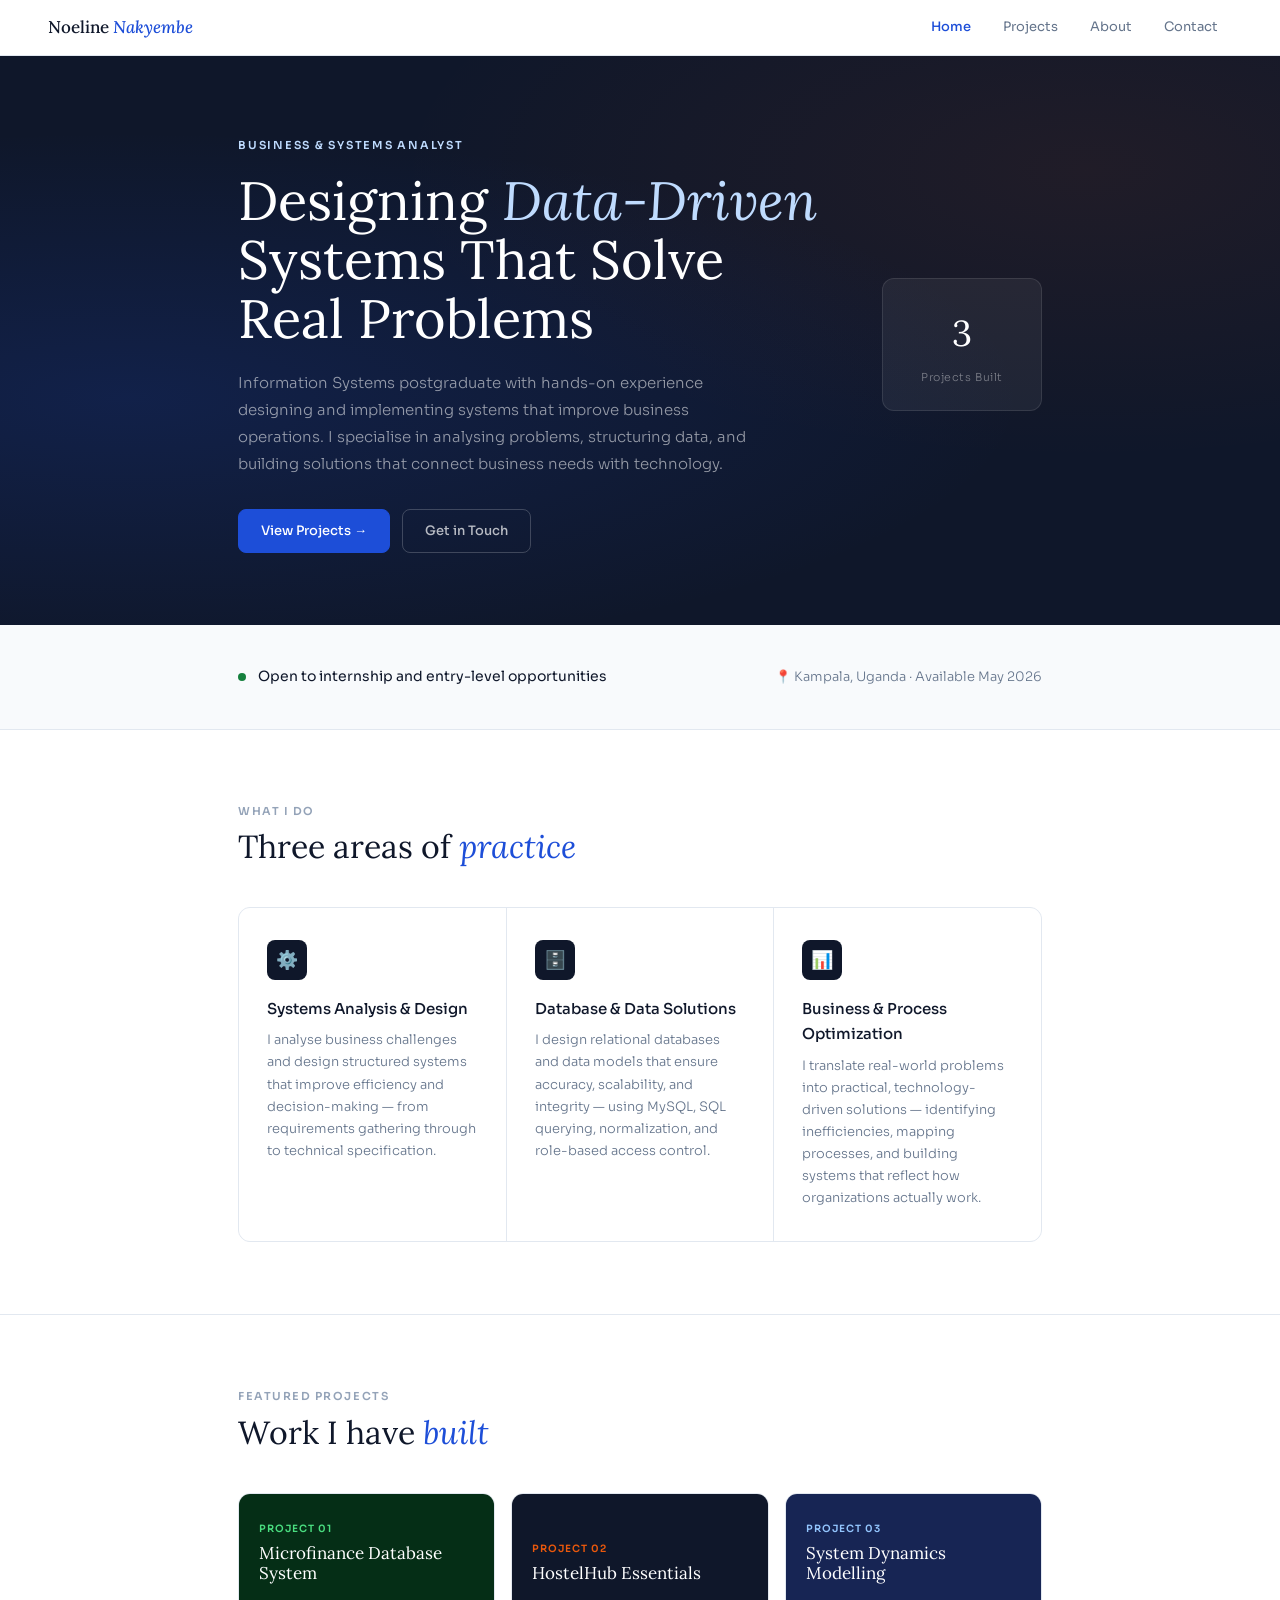
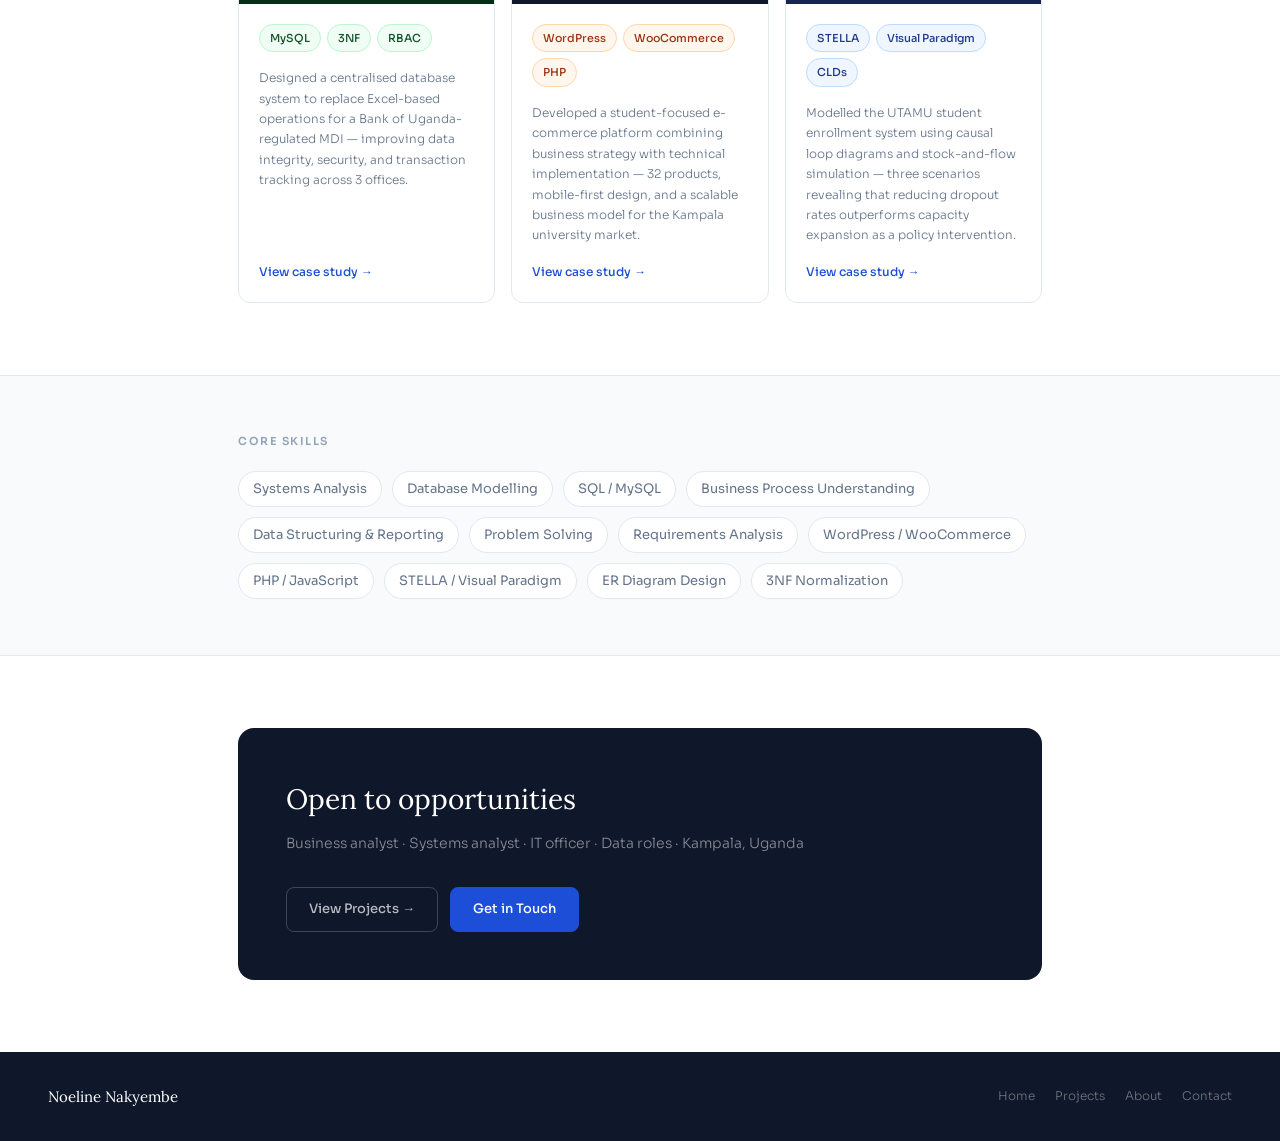
<file: index.html>
<!DOCTYPE html>
<html lang="en">
<head>
<meta charset="UTF-8">
<meta name="viewport" content="width=device-width, initial-scale=1.0">
<title>Noeline Nakyembe — Business & Systems Analyst</title>
<link rel="stylesheet" href="style.css">
<style>
.hero {
  background: var(--navy); padding: 80px 0 72px;
  position: relative; overflow: hidden;
}
.hero::before {
  content: '';
  position: absolute; inset: 0;
  background:
    radial-gradient(ellipse at 10% 60%, rgba(29,78,216,0.18) 0%, transparent 55%),
    radial-gradient(ellipse at 85% 20%, rgba(234,88,12,0.08) 0%, transparent 45%);
}
.hero-inner {
  position: relative;
  max-width: 900px; margin: 0 auto; padding: 0 48px;
  display: grid; grid-template-columns: 1fr auto;
  gap: 40px; align-items: center;
}
.hero-role {
  font-size: 11px; font-weight: 600;
  letter-spacing: 0.16em; text-transform: uppercase;
  color: var(--blue-mid); margin-bottom: 16px;
}
.hero h1 {
  font-family: var(--serif);
  font-size: clamp(36px, 6vw, 54px);
  font-weight: 400; color: white;
  line-height: 1.1; margin-bottom: 20px;
}
.hero h1 em { font-style: italic; color: var(--blue-mid); }
.hero-intro {
  font-size: 15px; color: rgba(255,255,255,0.55);
  line-height: 1.8; max-width: 520px;
  font-weight: 300; margin-bottom: 32px;
}
.hero-cta { display: flex; gap: 12px; flex-wrap: wrap; }
.btn {
  display: inline-flex; align-items: center; gap: 8px;
  padding: 10px 22px; border-radius: 8px;
  font-size: 13px; font-weight: 500;
  text-decoration: none; transition: all 0.2s;
  font-family: var(--sans);
}
.btn-primary { background: var(--blue); color: white; border: 1px solid var(--blue); }
.btn-primary:hover { background: #1e40af; }
.btn-outline { background: transparent; color: rgba(255,255,255,0.7); border: 1px solid rgba(255,255,255,0.2); }
.btn-outline:hover { border-color: rgba(255,255,255,0.5); color: white; }

.hero-badge {
  background: rgba(255,255,255,0.06);
  border: 1px solid rgba(255,255,255,0.1);
  border-radius: 12px; padding: 24px;
  text-align: center; min-width: 160px;
}
.hero-badge-num { font-family: var(--serif); font-size: 36px; color: white; display: block; }
.hero-badge-label { font-size: 11px; color: rgba(255,255,255,0.4); letter-spacing: 0.05em; margin-top: 4px; display: block; }

.status-bar { padding: 40px 0; background: var(--surface); border-bottom: 1px solid var(--border); }
.status-inner { display: flex; align-items: center; justify-content: space-between; flex-wrap: wrap; gap: 16px; }
.status-left { display: flex; align-items: center; gap: 12px; }
.status-dot { width: 8px; height: 8px; border-radius: 50%; background: var(--green); animation: pulse 2s infinite; }
@keyframes pulse { 0%, 100% { opacity: 1; } 50% { opacity: 0.4; } }
.status-text { font-size: 14px; color: var(--text); font-weight: 400; }
.status-location { font-size: 13px; color: var(--text-muted); }

.what-i-do { padding: 72px 0; border-bottom: 1px solid var(--border); }
.services-grid {
  display: grid; grid-template-columns: repeat(3, 1fr);
  gap: 1px; background: var(--border);
  border: 1px solid var(--border); border-radius: 12px; overflow: hidden;
}
.service-item { background: white; padding: 32px 28px; transition: background 0.2s; }
.service-item:hover { background: var(--blue-light); }
.service-icon { width: 40px; height: 40px; border-radius: 8px; background: var(--navy); display: flex; align-items: center; justify-content: center; font-size: 18px; margin-bottom: 16px; }
.service-title { font-size: 15px; font-weight: 500; color: var(--navy); margin-bottom: 8px; }
.service-desc { font-size: 13px; color: var(--text-muted); line-height: 1.7; }

.projects-preview { padding: 72px 0; border-bottom: 1px solid var(--border); }
.project-cards-grid { display: grid; grid-template-columns: repeat(3, 1fr); gap: 16px; }
.project-preview-card {
  border: 1px solid var(--border); border-radius: 12px;
  overflow: hidden; text-decoration: none;
  background: white; transition: all 0.2s;
  display: flex; flex-direction: column;
}
.project-preview-card:hover { border-color: var(--blue-mid); transform: translateY(-3px); }
.ppc-header { padding: 20px; height: 110px; display: flex; flex-direction: column; justify-content: flex-end; }
.ppc-header-navy  { background: var(--navy); }
.ppc-header-green { background: #052e16; }
.ppc-header-blue  { background: #172554; }
.ppc-num { font-size: 10px; font-weight: 600; letter-spacing: 0.1em; text-transform: uppercase; display: block; margin-bottom: 6px; }
.ppc-num-orange { color: var(--orange); }
.ppc-num-green  { color: #4ade80; }
.ppc-num-blue   { color: #93c5fd; }
.ppc-title { font-family: var(--serif); font-size: 17px; color: white; font-weight: 400; line-height: 1.2; }
.ppc-body { padding: 20px; flex: 1; display: flex; flex-direction: column; }
.ppc-desc { font-size: 12px; color: var(--text-muted); line-height: 1.7; flex: 1; margin-bottom: 16px; }
.ppc-link { font-size: 12px; font-weight: 500; color: var(--blue); }

.skills-strip { padding: 56px 0; background: var(--surface); border-bottom: 1px solid var(--border); }
.skills-flex { display: flex; flex-wrap: wrap; gap: 10px; }
.skill-chip {
  background: white; border: 1px solid var(--border);
  border-radius: 20px; padding: 6px 14px;
  font-size: 13px; color: var(--text-muted);
  font-weight: 400; transition: all 0.2s;
}
.skill-chip:hover { background: var(--blue-light); border-color: var(--blue-mid); color: var(--blue); }

.cta-section { padding: 72px 0; }
.cta-box {
  background: var(--navy); border-radius: 16px;
  padding: 48px; display: flex;
  align-items: center; justify-content: space-between;
  gap: 32px; flex-wrap: wrap;
}
.cta-box h2 { font-family: var(--serif); font-size: 28px; font-weight: 400; color: white; margin-bottom: 8px; }
.cta-box p { font-size: 14px; color: rgba(255,255,255,0.5); }
.cta-actions { display: flex; gap: 12px; flex-wrap: wrap; }

@media (max-width: 680px) {
  .hero-inner { grid-template-columns: 1fr; padding: 0 20px; }
  .hero-badge { display: none; }
  .services-grid { grid-template-columns: 1fr; }
  .project-cards-grid { grid-template-columns: 1fr; }
  .cta-box { flex-direction: column; padding: 32px 24px; }
}
</style>
</head>
<body>

<nav class="site-nav">
  <a href="index.html" class="nav-logo">Noeline <span>Nakyembe</span></a>
  <div class="nav-links">
    <a href="index.html" class="active">Home</a>
    <a href="projects.html">Projects</a>
    <a href="about.html">About</a>
    <a href="contact.html">Contact</a>
  </div>
</nav>

<!-- HERO -->
<section class="hero">
  <div class="hero-inner">
    <div class="fade-up">
      <div class="hero-role">Business &amp; Systems Analyst</div>
      <h1>Designing <em>Data-Driven</em> Systems That Solve Real Problems</h1>
      <p class="hero-intro">
        Information Systems postgraduate with hands-on experience designing and implementing systems that improve business operations. I specialise in analysing problems, structuring data, and building solutions that connect business needs with technology.
      </p>
      <div class="hero-cta">
        <a href="projects.html" class="btn btn-primary">View Projects →</a>
        <a href="contact.html" class="btn btn-outline">Get in Touch</a>
      </div>
    </div>
    <div class="hero-badge fade-up-2">
      <span class="hero-badge-num">3</span>
      <span class="hero-badge-label">Projects Built</span>
    </div>
  </div>
</section>

<!-- STATUS -->
<div class="status-bar">
  <div class="container">
    <div class="status-inner">
      <div class="status-left">
        <div class="status-dot"></div>
        <span class="status-text">Open to internship and entry-level opportunities</span>
      </div>
      <span class="status-location">📍 Kampala, Uganda · Available May 2026</span>
    </div>
  </div>
</div>

<!-- WHAT I DO -->
<section class="what-i-do">
  <div class="container">
    <div class="section-label">What I Do</div>
    <div class="section-title">Three areas of <em>practice</em></div>
    <div class="services-grid">
      <div class="service-item">
        <div class="service-icon">⚙️</div>
        <div class="service-title">Systems Analysis &amp; Design</div>
        <p class="service-desc">I analyse business challenges and design structured systems that improve efficiency and decision-making — from requirements gathering through to technical specification.</p>
      </div>
      <div class="service-item">
        <div class="service-icon">🗄️</div>
        <div class="service-title">Database &amp; Data Solutions</div>
        <p class="service-desc">I design relational databases and data models that ensure accuracy, scalability, and integrity — using MySQL, SQL querying, normalization, and role-based access control.</p>
      </div>
      <div class="service-item">
        <div class="service-icon">📊</div>
        <div class="service-title">Business &amp; Process Optimization</div>
        <p class="service-desc">I translate real-world problems into practical, technology-driven solutions — identifying inefficiencies, mapping processes, and building systems that reflect how organizations actually work.</p>
      </div>
    </div>
  </div>
</section>

<!-- PROJECTS -->
<section class="projects-preview">
  <div class="container">
    <div class="section-label">Featured Projects</div>
    <div class="section-title">Work I have <em>built</em></div>
    <div class="project-cards-grid">

      <a href="project-microfinance.html" class="project-preview-card fade-up">
        <div class="ppc-header ppc-header-green">
          <span class="ppc-num ppc-num-green">Project 01</span>
          <div class="ppc-title">Microfinance Database System</div>
        </div>
        <div class="ppc-body">
          <div class="tag-row">
            <span class="tag tag-green">MySQL</span>
            <span class="tag tag-green">3NF</span>
            <span class="tag tag-green">RBAC</span>
          </div>
          <p class="ppc-desc">Designed a centralised database system to replace Excel-based operations for a Bank of Uganda-regulated MDI — improving data integrity, security, and transaction tracking across 3 offices.</p>
          <span class="ppc-link">View case study →</span>
        </div>
      </a>

      <a href="project-hostelhub.html" class="project-preview-card fade-up-2">
        <div class="ppc-header ppc-header-navy">
          <span class="ppc-num ppc-num-orange">Project 02</span>
          <div class="ppc-title">HostelHub Essentials</div>
        </div>
        <div class="ppc-body">
          <div class="tag-row">
            <span class="tag tag-orange">WordPress</span>
            <span class="tag tag-orange">WooCommerce</span>
            <span class="tag tag-orange">PHP</span>
          </div>
          <p class="ppc-desc">Developed a student-focused e-commerce platform combining business strategy with technical implementation — 32 products, mobile-first design, and a scalable business model for the Kampala university market.</p>
          <span class="ppc-link">View case study →</span>
        </div>
      </a>

      <a href="project-modeling.html" class="project-preview-card fade-up-3">
        <div class="ppc-header ppc-header-blue">
          <span class="ppc-num ppc-num-blue">Project 03</span>
          <div class="ppc-title">System Dynamics Modelling</div>
        </div>
        <div class="ppc-body">
          <div class="tag-row">
            <span class="tag tag-blue">STELLA</span>
            <span class="tag tag-blue">Visual Paradigm</span>
            <span class="tag tag-blue">CLDs</span>
          </div>
          <p class="ppc-desc">Modelled the UTAMU student enrollment system using causal loop diagrams and stock-and-flow simulation — three scenarios revealing that reducing dropout rates outperforms capacity expansion as a policy intervention.</p>
          <span class="ppc-link">View case study →</span>
        </div>
      </a>

    </div>
  </div>
</section>

<!-- SKILLS STRIP -->
<section class="skills-strip">
  <div class="container">
    <div class="section-label" style="margin-bottom:20px;">Core Skills</div>
    <div class="skills-flex">
      <span class="skill-chip">Systems Analysis</span>
      <span class="skill-chip">Database Modelling</span>
      <span class="skill-chip">SQL / MySQL</span>
      <span class="skill-chip">Business Process Understanding</span>
      <span class="skill-chip">Data Structuring & Reporting</span>
      <span class="skill-chip">Problem Solving</span>
      <span class="skill-chip">Requirements Analysis</span>
      <span class="skill-chip">WordPress / WooCommerce</span>
      <span class="skill-chip">PHP / JavaScript</span>
      <span class="skill-chip">STELLA / Visual Paradigm</span>
      <span class="skill-chip">ER Diagram Design</span>
      <span class="skill-chip">3NF Normalization</span>
    </div>
  </div>
</section>

<!-- CTA -->
<section class="cta-section">
  <div class="container">
    <div class="cta-box">
      <div>
        <h2>Open to opportunities</h2>
        <p>Business analyst · Systems analyst · IT officer · Data roles · Kampala, Uganda</p>
      </div>
      <div class="cta-actions">
        <a href="projects.html" class="btn btn-outline">View Projects →</a>
        <a href="contact.html" class="btn btn-primary">Get in Touch</a>
      </div>
    </div>
  </div>
</section>

<footer>
  <span class="footer-name">Noeline Nakyembe</span>
  <div class="footer-links">
    <a href="index.html">Home</a>
    <a href="projects.html">Projects</a>
    <a href="about.html">About</a>
    <a href="contact.html">Contact</a>
  </div>
</footer>

</body>
</html>
</file>
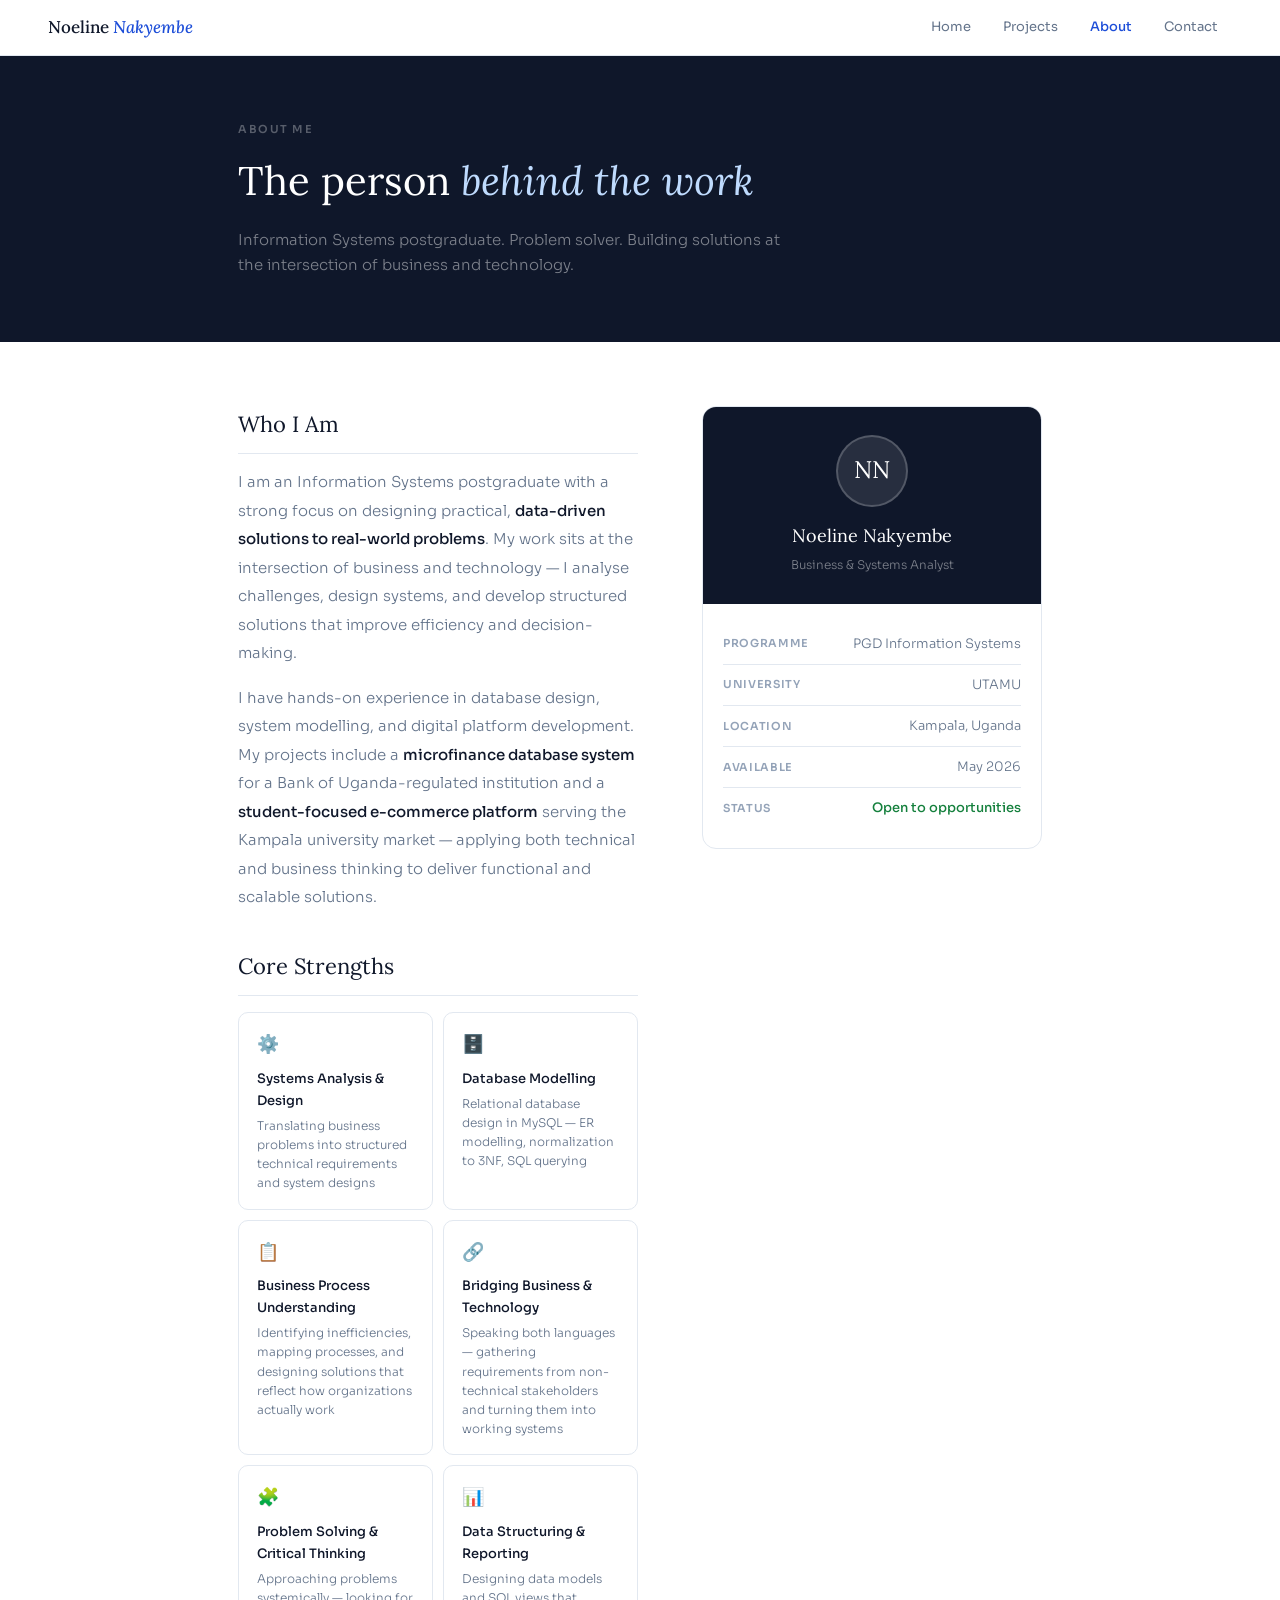
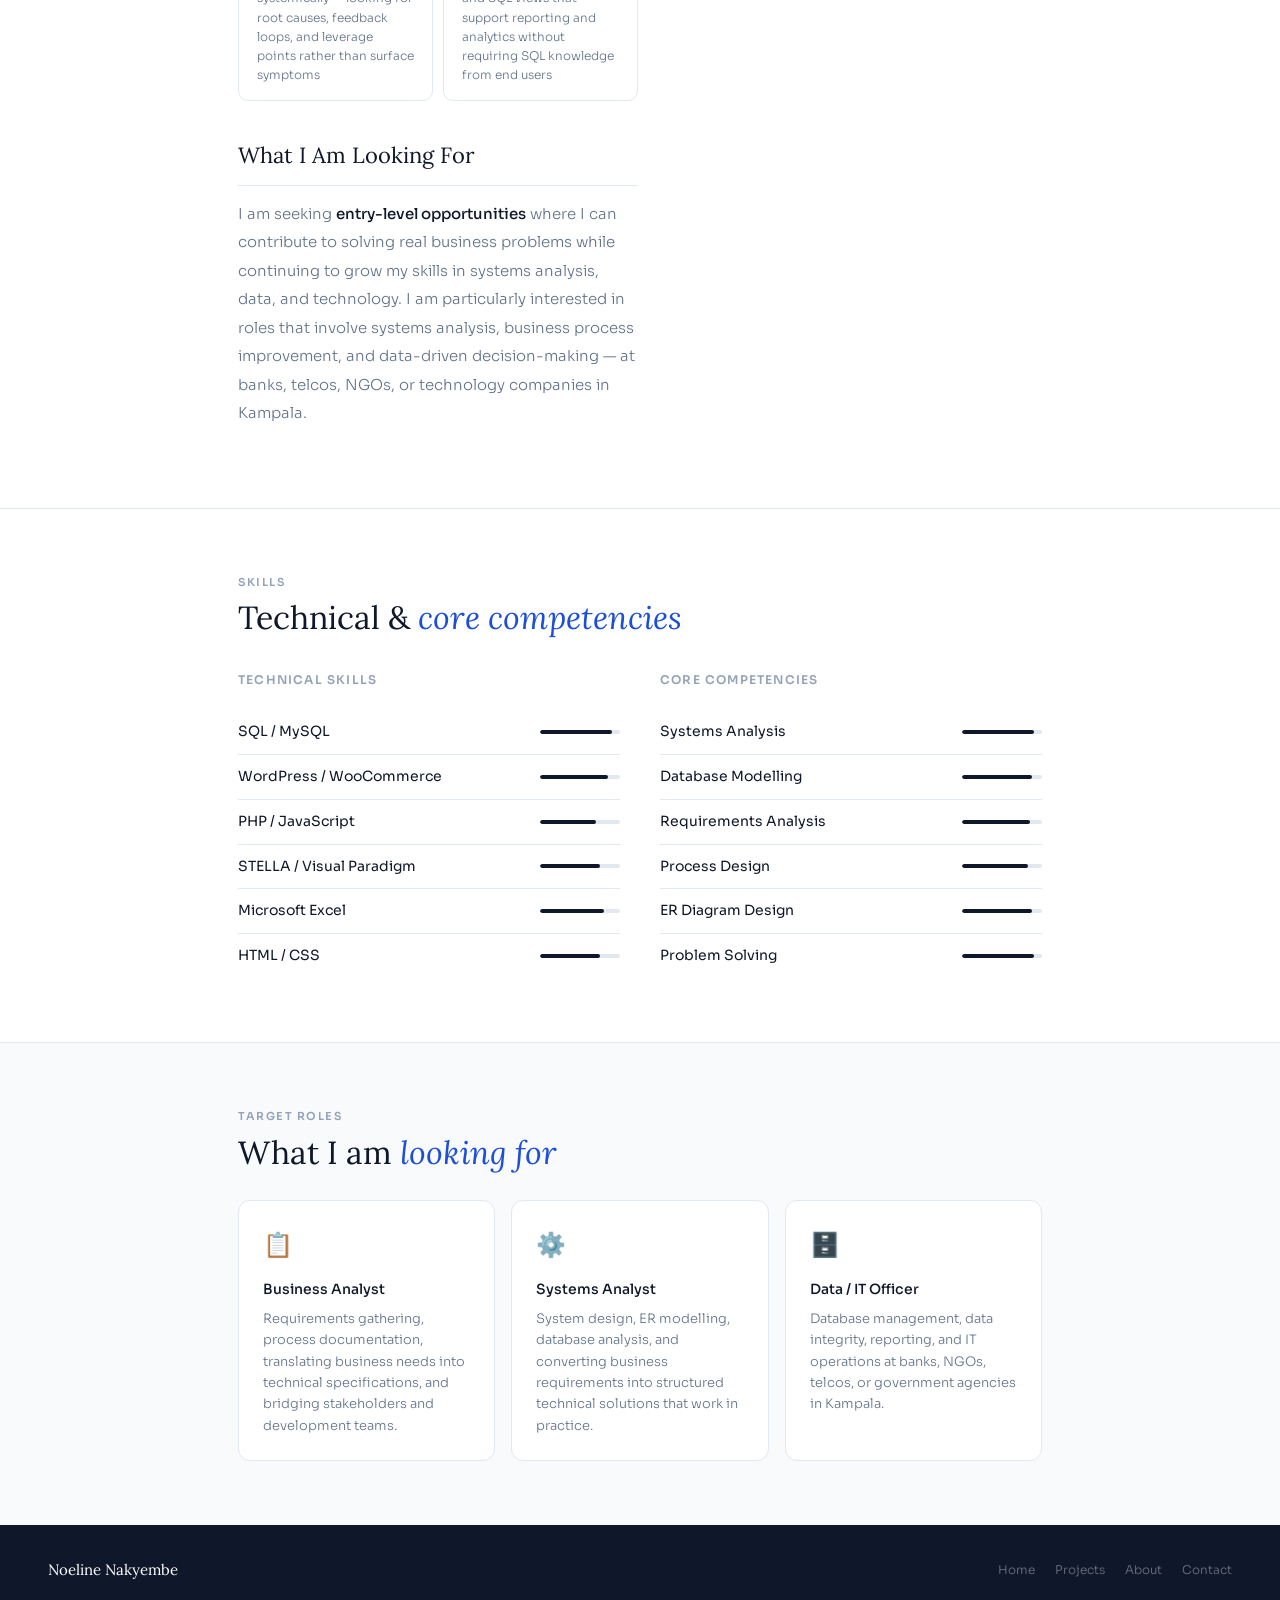
<file: about.html>
<!DOCTYPE html>
<html lang="en">
<head>
<meta charset="UTF-8">
<meta name="viewport" content="width=device-width, initial-scale=1.0">
<title>About — Noeline Nakyembe</title>
<link rel="stylesheet" href="style.css">
<style>
.page-hero { background: var(--navy); padding: 64px 0; }
.page-hero h1 { font-family: var(--serif); font-size: 40px; font-weight: 400; color: white; }
.page-hero h1 em { font-style: italic; color: var(--blue-mid); }
.page-hero p { font-size: 15px; color: rgba(255,255,255,0.45); margin-top: 12px; font-weight: 300; max-width: 560px; }

.about-section { padding: 64px 0; border-bottom: 1px solid var(--border); }
.about-grid { display: grid; grid-template-columns: 1fr 340px; gap: 64px; align-items: start; }

.about-prose h2 { font-family: var(--serif); font-size: 22px; font-weight: 400; color: var(--navy); margin-bottom: 14px; margin-top: 36px; padding-bottom: 10px; border-bottom: 1px solid var(--border); }
.about-prose h2:first-child { margin-top: 0; }
.about-prose p { font-size: 15px; color: var(--text-muted); line-height: 1.9; margin-bottom: 16px; }
.about-prose p strong { color: var(--text); font-weight: 500; }

.strengths-grid { display: grid; grid-template-columns: 1fr 1fr; gap: 10px; margin-top: 16px; }
.strength-item { background: white; border: 1px solid var(--border); border-radius: 10px; padding: 16px 18px; transition: all 0.2s; }
.strength-item:hover { border-color: var(--blue-mid); background: var(--blue-light); }
.strength-icon { font-size: 18px; margin-bottom: 8px; }
.strength-title { font-size: 13px; font-weight: 500; color: var(--navy); margin-bottom: 4px; }
.strength-desc { font-size: 12px; color: var(--text-muted); line-height: 1.6; }

.profile-card { background: white; border: 1px solid var(--border); border-radius: 14px; overflow: hidden; }
.profile-card-top { background: var(--navy); padding: 28px; text-align: center; }
.profile-avatar { width: 72px; height: 72px; border-radius: 50%; background: rgba(255,255,255,0.1); border: 2px solid rgba(255,255,255,0.2); display: flex; align-items: center; justify-content: center; font-family: var(--serif); font-size: 24px; color: white; margin: 0 auto 14px; overflow: hidden; }
.profile-avatar img { width: 100%; height: 100%; object-fit: cover; }
.profile-name { font-family: var(--serif); font-size: 18px; color: white; margin-bottom: 4px; }
.profile-title { font-size: 12px; color: rgba(255,255,255,0.45); }
.profile-card-body { padding: 20px; }
.profile-row { display: flex; justify-content: space-between; align-items: center; padding: 9px 0; border-bottom: 1px solid var(--border); font-size: 13px; }
.profile-row:last-child { border-bottom: none; }
.profile-row-label { color: var(--text-light); font-size: 11px; font-weight: 600; letter-spacing: 0.06em; text-transform: uppercase; }
.profile-row-value { color: var(--text-muted); text-align: right; }
.status-available { color: var(--green); font-weight: 500; }

.skills-section { padding: 64px 0; border-bottom: 1px solid var(--border); }
.skills-two-col { display: grid; grid-template-columns: 1fr 1fr; gap: 40px; }
.skill-group-title { font-size: 12px; font-weight: 600; letter-spacing: 0.1em; text-transform: uppercase; color: var(--text-light); margin-bottom: 20px; }
.skill-item { display: flex; align-items: center; justify-content: space-between; padding: 10px 0; border-bottom: 1px solid var(--border); }
.skill-item:last-child { border-bottom: none; }
.skill-name { font-size: 14px; color: var(--text); font-weight: 400; }
.skill-bar { width: 80px; height: 4px; background: var(--border); border-radius: 2px; overflow: hidden; }
.skill-fill { height: 100%; background: var(--navy); border-radius: 2px; }

.looking-for { padding: 64px 0; background: var(--surface); }
.looking-grid { display: grid; grid-template-columns: repeat(3,1fr); gap: 16px; }
.looking-item { background: white; border: 1px solid var(--border); border-radius: 12px; padding: 24px; transition: all 0.2s; }
.looking-item:hover { border-color: var(--blue-mid); }
.looking-item-icon { font-size: 24px; margin-bottom: 12px; }
.looking-item-title { font-size: 14px; font-weight: 500; color: var(--navy); margin-bottom: 6px; }
.looking-item-desc { font-size: 13px; color: var(--text-muted); line-height: 1.65; }

@media (max-width: 720px) {
  .about-grid, .skills-two-col, .looking-grid, .strengths-grid { grid-template-columns: 1fr; }
  .about-grid { gap: 32px; }
}
</style>
</head>
<body>

<nav class="site-nav">
  <a href="index.html" class="nav-logo">Noeline <span>Nakyembe</span></a>
  <div class="nav-links">
    <a href="index.html">Home</a>
    <a href="projects.html">Projects</a>
    <a href="about.html" class="active">About</a>
    <a href="contact.html">Contact</a>
  </div>
</nav>

<div class="page-hero">
  <div class="container">
    <div class="section-label" style="color:rgba(255,255,255,0.3);">About Me</div>
    <h1>The person <em>behind the work</em></h1>
    <p>Information Systems postgraduate. Problem solver. Building solutions at the intersection of business and technology.</p>
  </div>
</div>

<!-- ABOUT -->
<section class="about-section">
  <div class="container">
    <div class="about-grid">
      <div class="about-prose">

        <h2>Who I Am</h2>
        <p>I am an Information Systems postgraduate with a strong focus on designing practical, <strong>data-driven solutions to real-world problems</strong>. My work sits at the intersection of business and technology — I analyse challenges, design systems, and develop structured solutions that improve efficiency and decision-making.</p>
        <p>I have hands-on experience in database design, system modelling, and digital platform development. My projects include a <strong>microfinance database system</strong> for a Bank of Uganda-regulated institution and a <strong>student-focused e-commerce platform</strong> serving the Kampala university market — applying both technical and business thinking to deliver functional and scalable solutions.</p>

        <h2>Core Strengths</h2>
        <div class="strengths-grid">
          <div class="strength-item">
            <div class="strength-icon">⚙️</div>
            <div class="strength-title">Systems Analysis & Design</div>
            <div class="strength-desc">Translating business problems into structured technical requirements and system designs</div>
          </div>
          <div class="strength-item">
            <div class="strength-icon">🗄️</div>
            <div class="strength-title">Database Modelling</div>
            <div class="strength-desc">Relational database design in MySQL — ER modelling, normalization to 3NF, SQL querying</div>
          </div>
          <div class="strength-item">
            <div class="strength-icon">📋</div>
            <div class="strength-title">Business Process Understanding</div>
            <div class="strength-desc">Identifying inefficiencies, mapping processes, and designing solutions that reflect how organizations actually work</div>
          </div>
          <div class="strength-item">
            <div class="strength-icon">🔗</div>
            <div class="strength-title">Bridging Business & Technology</div>
            <div class="strength-desc">Speaking both languages — gathering requirements from non-technical stakeholders and turning them into working systems</div>
          </div>
          <div class="strength-item">
            <div class="strength-icon">🧩</div>
            <div class="strength-title">Problem Solving & Critical Thinking</div>
            <div class="strength-desc">Approaching problems systemically — looking for root causes, feedback loops, and leverage points rather than surface symptoms</div>
          </div>
          <div class="strength-item">
            <div class="strength-icon">📊</div>
            <div class="strength-title">Data Structuring & Reporting</div>
            <div class="strength-desc">Designing data models and SQL views that support reporting and analytics without requiring SQL knowledge from end users</div>
          </div>
        </div>

        <h2>What I Am Looking For</h2>
        <p>I am seeking <strong>entry-level opportunities</strong> where I can contribute to solving real business problems while continuing to grow my skills in systems analysis, data, and technology. I am particularly interested in roles that involve systems analysis, business process improvement, and data-driven decision-making — at banks, telcos, NGOs, or technology companies in Kampala.</p>

      </div>

      <div>
        <div class="profile-card">
          <div class="profile-card-top">
            <div class="profile-avatar">NN</div>
            <div class="profile-name">Noeline Nakyembe</div>
            <div class="profile-title">Business & Systems Analyst</div>
          </div>
          <div class="profile-card-body">
            <div class="profile-row">
              <span class="profile-row-label">Programme</span>
              <span class="profile-row-value">PGD Information Systems</span>
            </div>
            <div class="profile-row">
              <span class="profile-row-label">University</span>
              <span class="profile-row-value">UTAMU</span>
            </div>
            <div class="profile-row">
              <span class="profile-row-label">Location</span>
              <span class="profile-row-value">Kampala, Uganda</span>
            </div>
            <div class="profile-row">
              <span class="profile-row-label">Available</span>
              <span class="profile-row-value">May 2026</span>
            </div>
            <div class="profile-row">
              <span class="profile-row-label">Status</span>
              <span class="profile-row-value status-available">Open to opportunities</span>
            </div>
          </div>
        </div>
      </div>

    </div>
  </div>
</section>

<!-- SKILLS -->
<section class="skills-section">
  <div class="container">
    <div class="section-label">Skills</div>
    <div class="section-title" style="margin-bottom:32px;">Technical &amp; <em>core competencies</em></div>
    <div class="skills-two-col">
      <div>
        <div class="skill-group-title">Technical Skills</div>
        <div class="skill-item"><span class="skill-name">SQL / MySQL</span><div class="skill-bar"><div class="skill-fill" style="width:90%;"></div></div></div>
        <div class="skill-item"><span class="skill-name">WordPress / WooCommerce</span><div class="skill-bar"><div class="skill-fill" style="width:85%;"></div></div></div>
        <div class="skill-item"><span class="skill-name">PHP / JavaScript</span><div class="skill-bar"><div class="skill-fill" style="width:70%;"></div></div></div>
        <div class="skill-item"><span class="skill-name">STELLA / Visual Paradigm</span><div class="skill-bar"><div class="skill-fill" style="width:75%;"></div></div></div>
        <div class="skill-item"><span class="skill-name">Microsoft Excel</span><div class="skill-bar"><div class="skill-fill" style="width:80%;"></div></div></div>
        <div class="skill-item"><span class="skill-name">HTML / CSS</span><div class="skill-bar"><div class="skill-fill" style="width:75%;"></div></div></div>
      </div>
      <div>
        <div class="skill-group-title">Core Competencies</div>
        <div class="skill-item"><span class="skill-name">Systems Analysis</span><div class="skill-bar"><div class="skill-fill" style="width:90%;"></div></div></div>
        <div class="skill-item"><span class="skill-name">Database Modelling</span><div class="skill-bar"><div class="skill-fill" style="width:88%;"></div></div></div>
        <div class="skill-item"><span class="skill-name">Requirements Analysis</span><div class="skill-bar"><div class="skill-fill" style="width:85%;"></div></div></div>
        <div class="skill-item"><span class="skill-name">Process Design</span><div class="skill-bar"><div class="skill-fill" style="width:82%;"></div></div></div>
        <div class="skill-item"><span class="skill-name">ER Diagram Design</span><div class="skill-bar"><div class="skill-fill" style="width:88%;"></div></div></div>
        <div class="skill-item"><span class="skill-name">Problem Solving</span><div class="skill-bar"><div class="skill-fill" style="width:90%;"></div></div></div>
      </div>
    </div>
  </div>
</section>

<!-- LOOKING FOR -->
<section class="looking-for">
  <div class="container">
    <div class="section-label">Target Roles</div>
    <div class="section-title" style="margin-bottom:28px;">What I am <em>looking for</em></div>
    <div class="looking-grid">
      <div class="looking-item">
        <div class="looking-item-icon">📋</div>
        <div class="looking-item-title">Business Analyst</div>
        <div class="looking-item-desc">Requirements gathering, process documentation, translating business needs into technical specifications, and bridging stakeholders and development teams.</div>
      </div>
      <div class="looking-item">
        <div class="looking-item-icon">⚙️</div>
        <div class="looking-item-title">Systems Analyst</div>
        <div class="looking-item-desc">System design, ER modelling, database analysis, and converting business requirements into structured technical solutions that work in practice.</div>
      </div>
      <div class="looking-item">
        <div class="looking-item-icon">🗄️</div>
        <div class="looking-item-title">Data / IT Officer</div>
        <div class="looking-item-desc">Database management, data integrity, reporting, and IT operations at banks, NGOs, telcos, or government agencies in Kampala.</div>
      </div>
    </div>
  </div>
</section>

<footer>
  <span class="footer-name">Noeline Nakyembe</span>
  <div class="footer-links">
    <a href="index.html">Home</a>
    <a href="projects.html">Projects</a>
    <a href="about.html">About</a>
    <a href="contact.html">Contact</a>
  </div>
</footer>

</body>
</html>
</file>
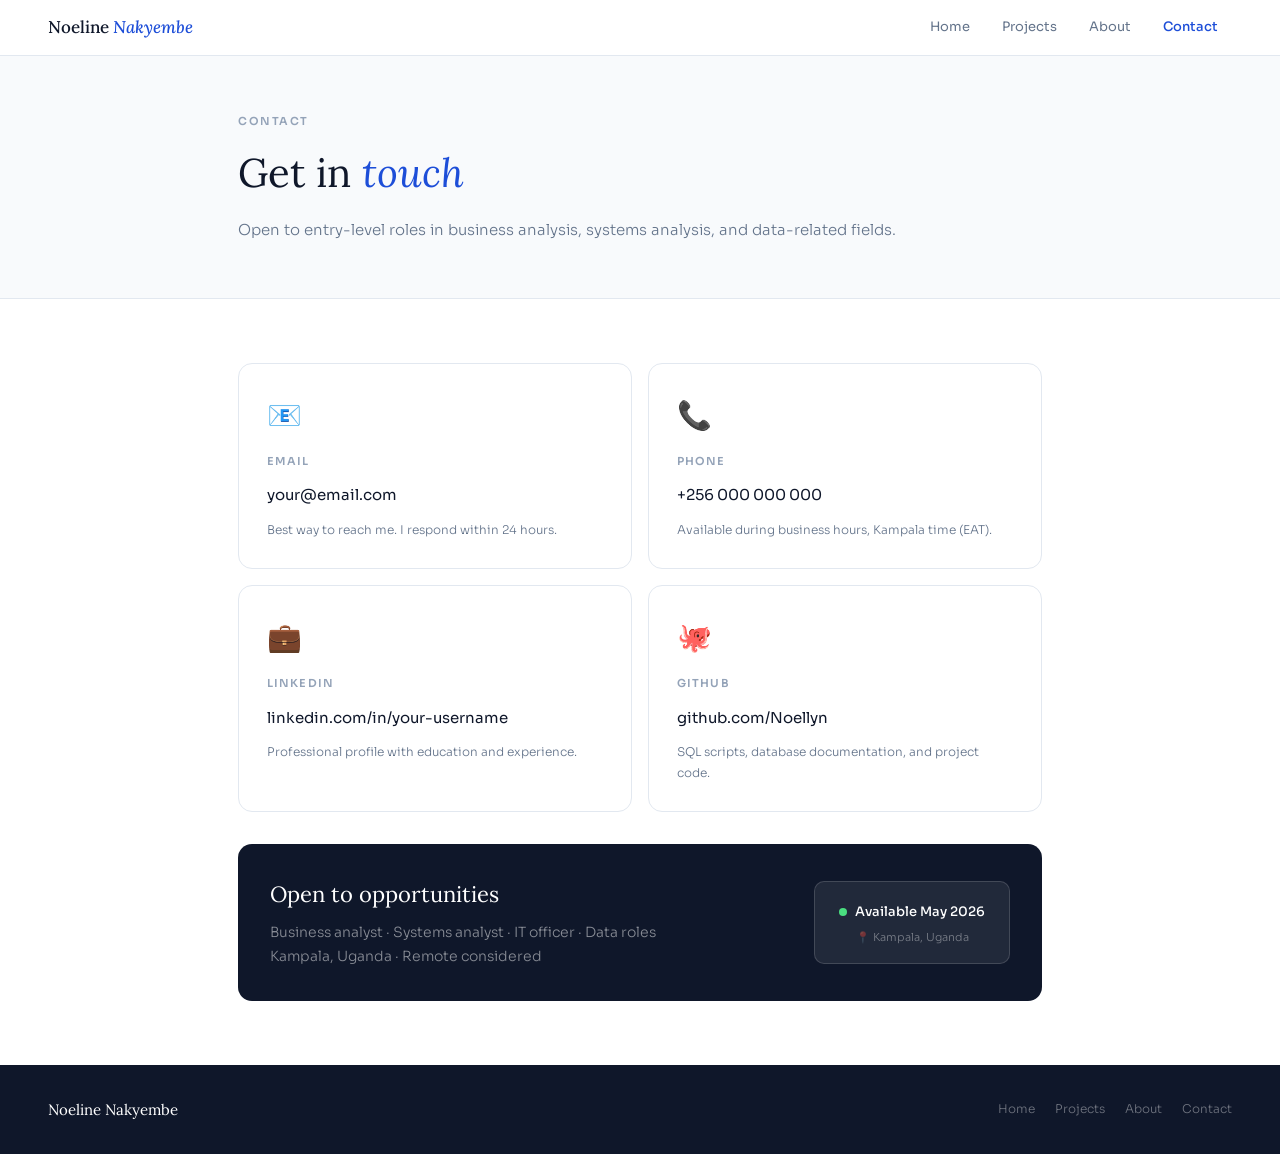
<file: contact.html>
<!DOCTYPE html>
<html lang="en">
<head>
<meta charset="UTF-8"><meta name="viewport" content="width=device-width, initial-scale=1.0">
<title>Contact — Noeline Nakyembe</title>
<link rel="stylesheet" href="style.css">
<style>
.page-hero { background: var(--surface); border-bottom: 1px solid var(--border); padding: 56px 0; }
.page-hero h1 { font-family: var(--serif); font-size: 40px; font-weight: 400; color: var(--navy); }
.page-hero h1 em { font-style: italic; color: var(--blue); }
.contact-section { padding: 64px 0; }
.contact-grid { display: grid; grid-template-columns: 1fr 1fr; gap: 16px; margin-bottom: 32px; }
.contact-card {
  background: white; border: 1px solid var(--border); border-radius: 14px;
  padding: 28px; display: flex; flex-direction: column; gap: 12px;
  text-decoration: none; transition: all 0.2s;
}
.contact-card:hover { border-color: var(--blue-mid); background: var(--blue-light); }
.cc-icon { font-size: 28px; }
.cc-label { font-size: 11px; font-weight: 600; letter-spacing: 0.1em; text-transform: uppercase; color: var(--text-light); }
.cc-value { font-size: 15px; color: var(--navy); font-weight: 400; }
.cc-desc { font-size: 12px; color: var(--text-muted); }
.availability { background: var(--navy); border-radius: 14px; padding: 32px; display: flex; align-items: center; justify-content: space-between; gap: 24px; flex-wrap: wrap; }
.avail-left .avail-title { font-family: var(--serif); font-size: 22px; color: white; margin-bottom: 8px; }
.avail-left .avail-desc { font-size: 14px; color: rgba(255,255,255,0.5); }
.avail-badge { background: rgba(255,255,255,0.08); border: 1px solid rgba(255,255,255,0.15); border-radius: 10px; padding: 16px 24px; text-align: center; white-space: nowrap; }
.avail-badge-dot { width: 8px; height: 8px; background: #4ade80; border-radius: 50%; display: inline-block; margin-right: 8px; animation: pulse 2s infinite; }
@keyframes pulse { 0%,100%{opacity:1} 50%{opacity:0.4} }
.avail-badge-text { font-size: 13px; color: white; font-weight: 500; }
.avail-badge-sub { font-size: 11px; color: rgba(255,255,255,0.4); margin-top: 4px; }
@media (max-width:680px) { .contact-grid { grid-template-columns: 1fr; } .availability { flex-direction: column; } }
</style>
</head>
<body>
<nav class="site-nav">
  <a href="index.html" class="nav-logo">Noeline <span>Nakyembe</span></a>
  <div class="nav-links"><a href="index.html">Home</a><a href="projects.html">Projects</a><a href="about.html">About</a><a href="contact.html" class="active">Contact</a></div>
</nav>
<div class="page-hero">
  <div class="container">
    <div class="section-label">Contact</div>
    <h1>Get in <em>touch</em></h1>
    <p style="color:var(--text-muted); margin-top:10px; font-size:15px;">Open to entry-level roles in business analysis, systems analysis, and data-related fields.</p>
  </div>
</div>
<section class="contact-section">
  <div class="container">
    <div class="contact-grid">
      <a href="mailto:your@email.com" class="contact-card">
        <div class="cc-icon">📧</div>
        <div class="cc-label">Email</div>
        <div class="cc-value">your@email.com</div>
        <div class="cc-desc">Best way to reach me. I respond within 24 hours.</div>
      </a>
      <a href="tel:+256000000000" class="contact-card">
        <div class="cc-icon">📞</div>
        <div class="cc-label">Phone</div>
        <div class="cc-value">+256 000 000 000</div>
        <div class="cc-desc">Available during business hours, Kampala time (EAT).</div>
      </a>
      <a href="https://linkedin.com/in/your-username" target="_blank" class="contact-card">
        <div class="cc-icon">💼</div>
        <div class="cc-label">LinkedIn</div>
        <div class="cc-value">linkedin.com/in/your-username</div>
        <div class="cc-desc">Professional profile with education and experience.</div>
      </a>
      <a href="https://github.com/Noellyn" target="_blank" class="contact-card">
        <div class="cc-icon">🐙</div>
        <div class="cc-label">GitHub</div>
        <div class="cc-value">github.com/Noellyn</div>
        <div class="cc-desc">SQL scripts, database documentation, and project code.</div>
      </a>
    </div>
    <div class="availability">
      <div class="avail-left">
        <div class="avail-title">Open to opportunities</div>
        <div class="avail-desc">Business analyst · Systems analyst · IT officer · Data roles<br>Kampala, Uganda · Remote considered</div>
      </div>
      <div class="avail-badge">
        <div><span class="avail-badge-dot"></span><span class="avail-badge-text">Available May 2026</span></div>
        <div class="avail-badge-sub">📍 Kampala, Uganda</div>
      </div>
    </div>
  </div>
</section>
<footer>
  <span class="footer-name">Noeline Nakyembe</span>
  <div class="footer-links"><a href="index.html">Home</a><a href="projects.html">Projects</a><a href="about.html">About</a><a href="contact.html">Contact</a></div>
</footer>
</body>
</html>
</file>
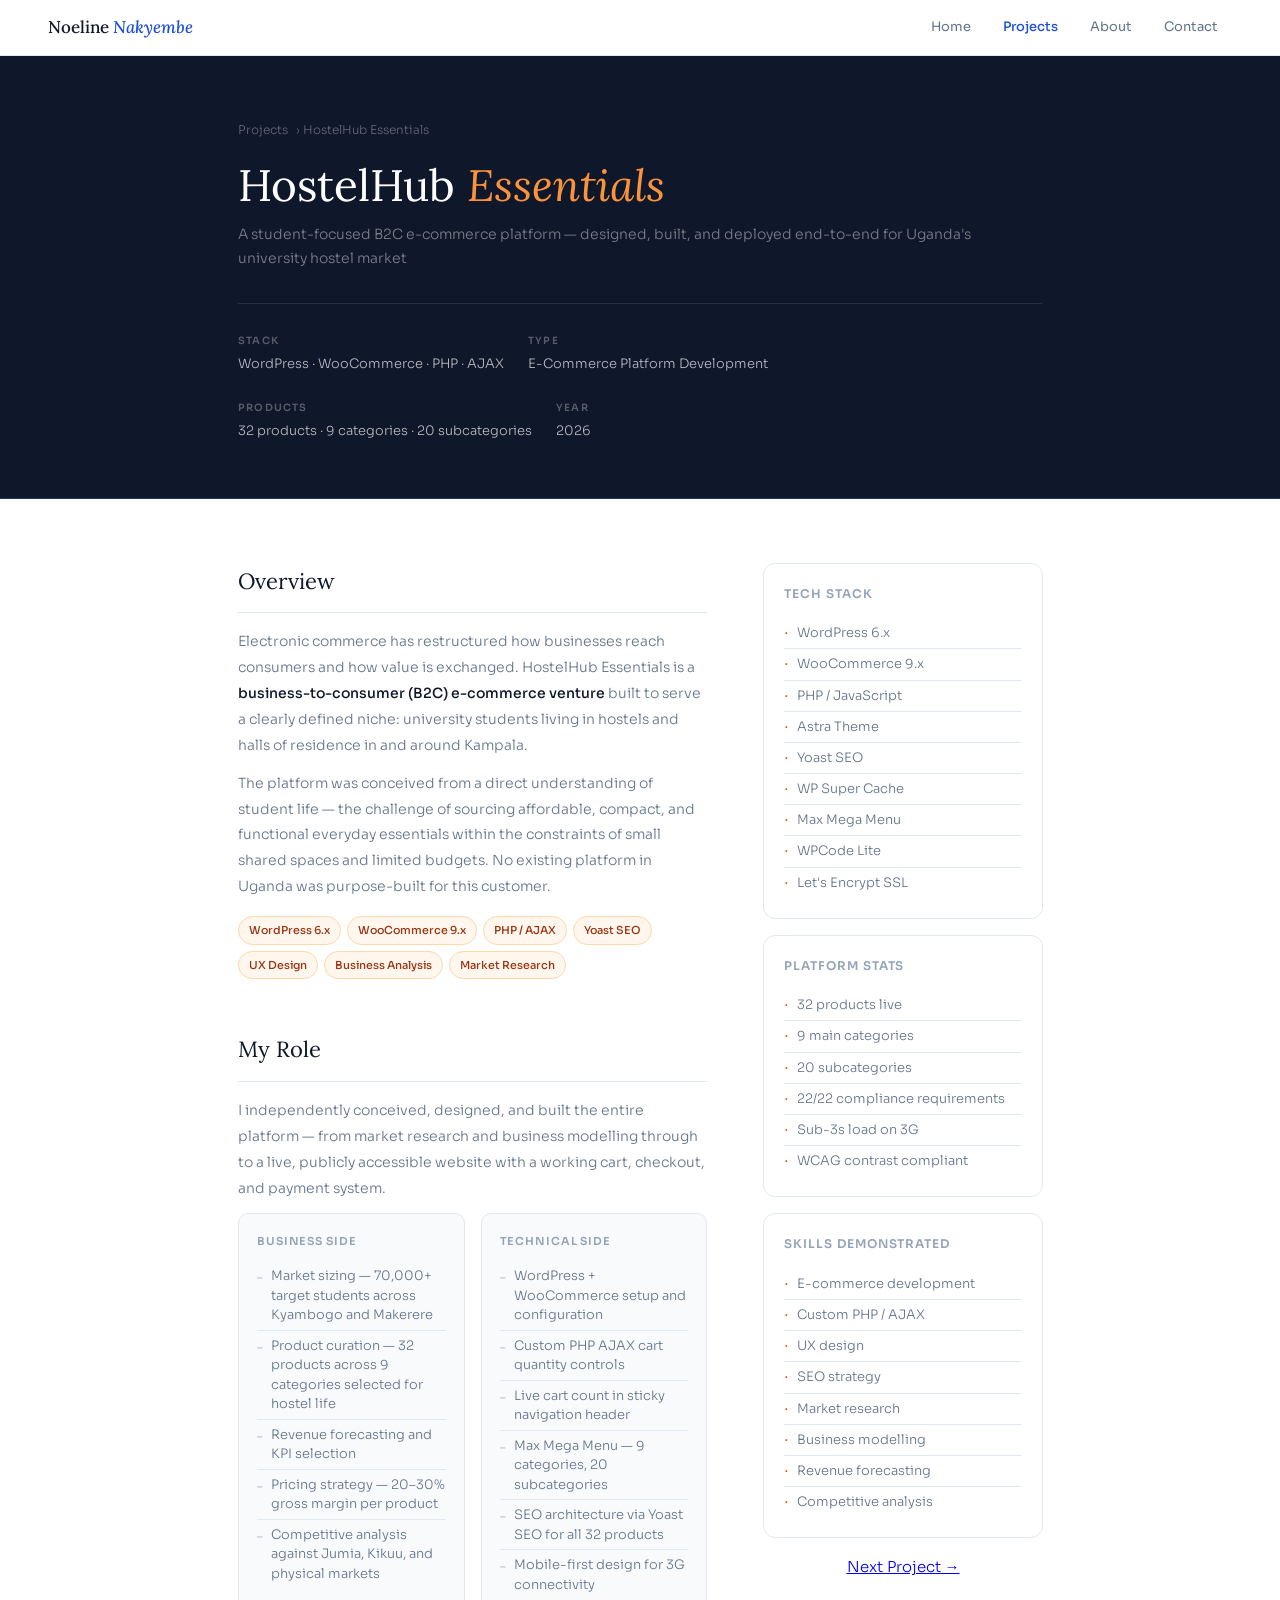
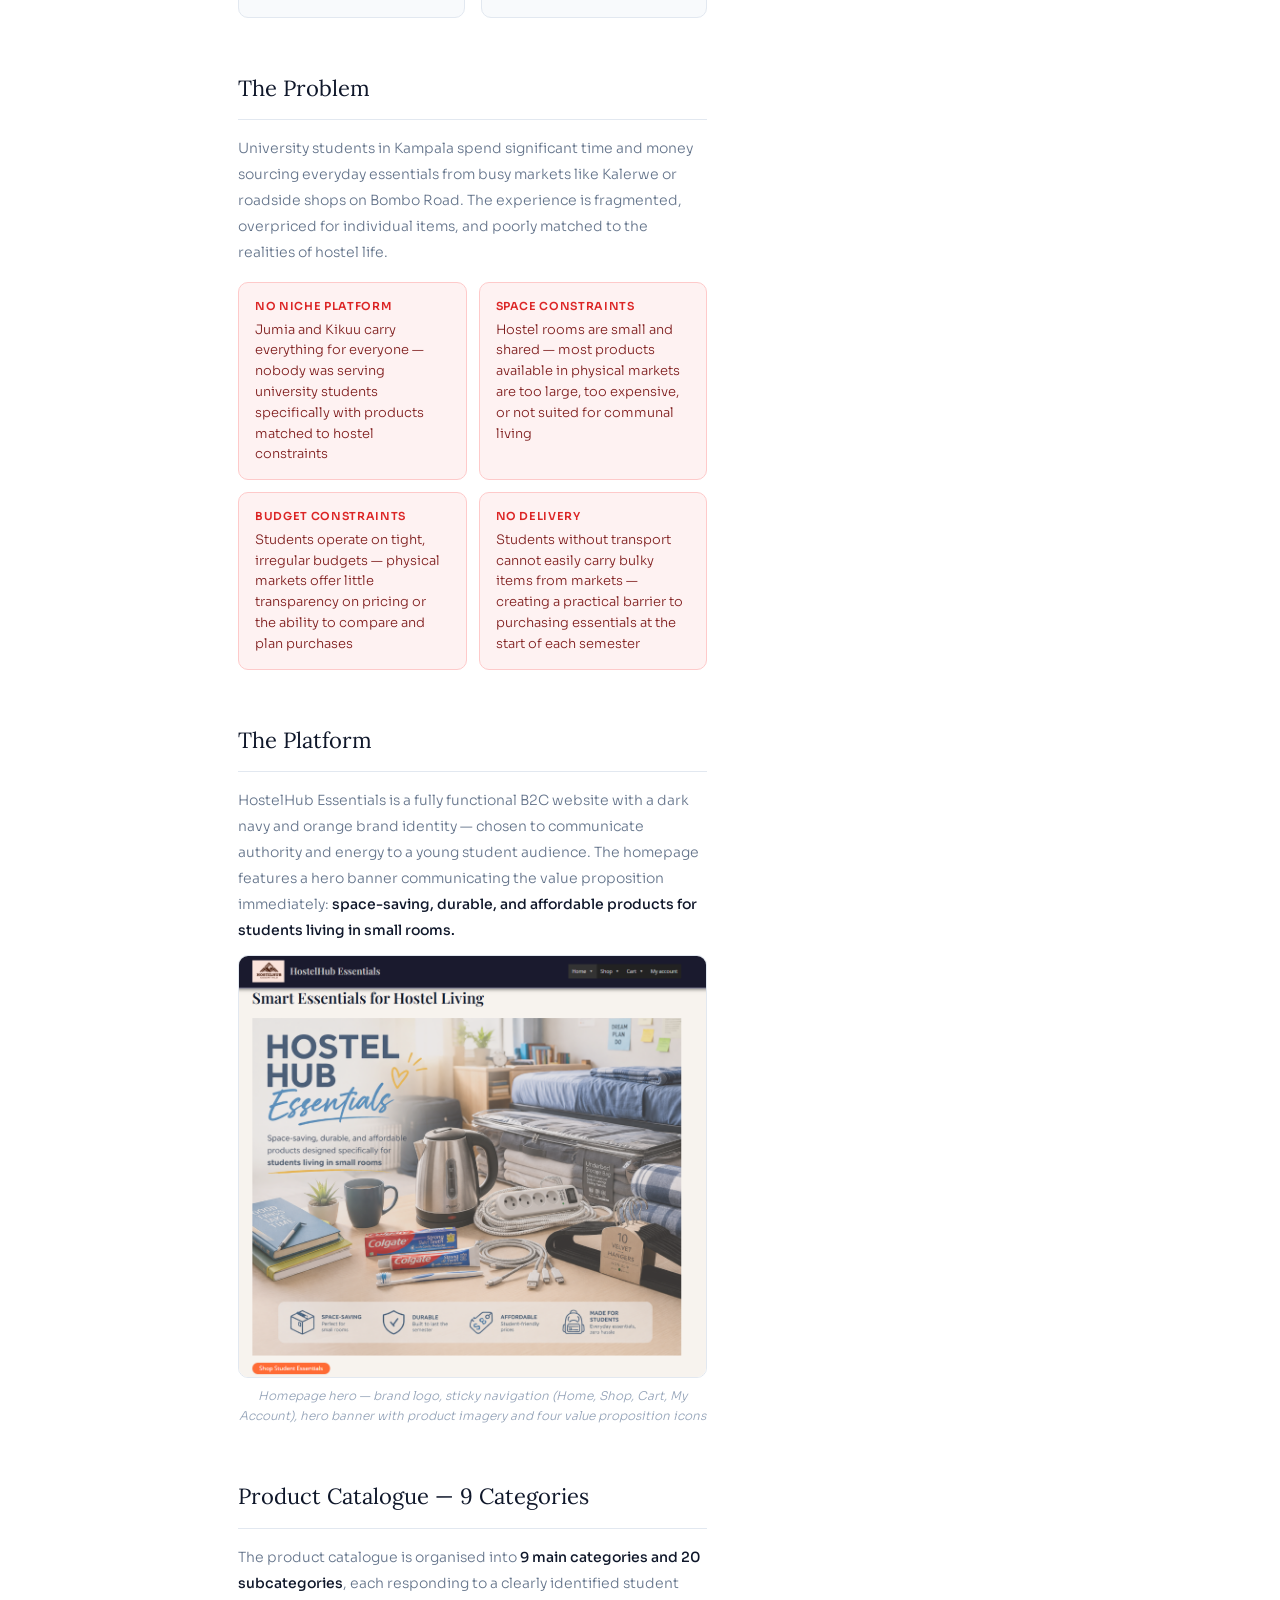
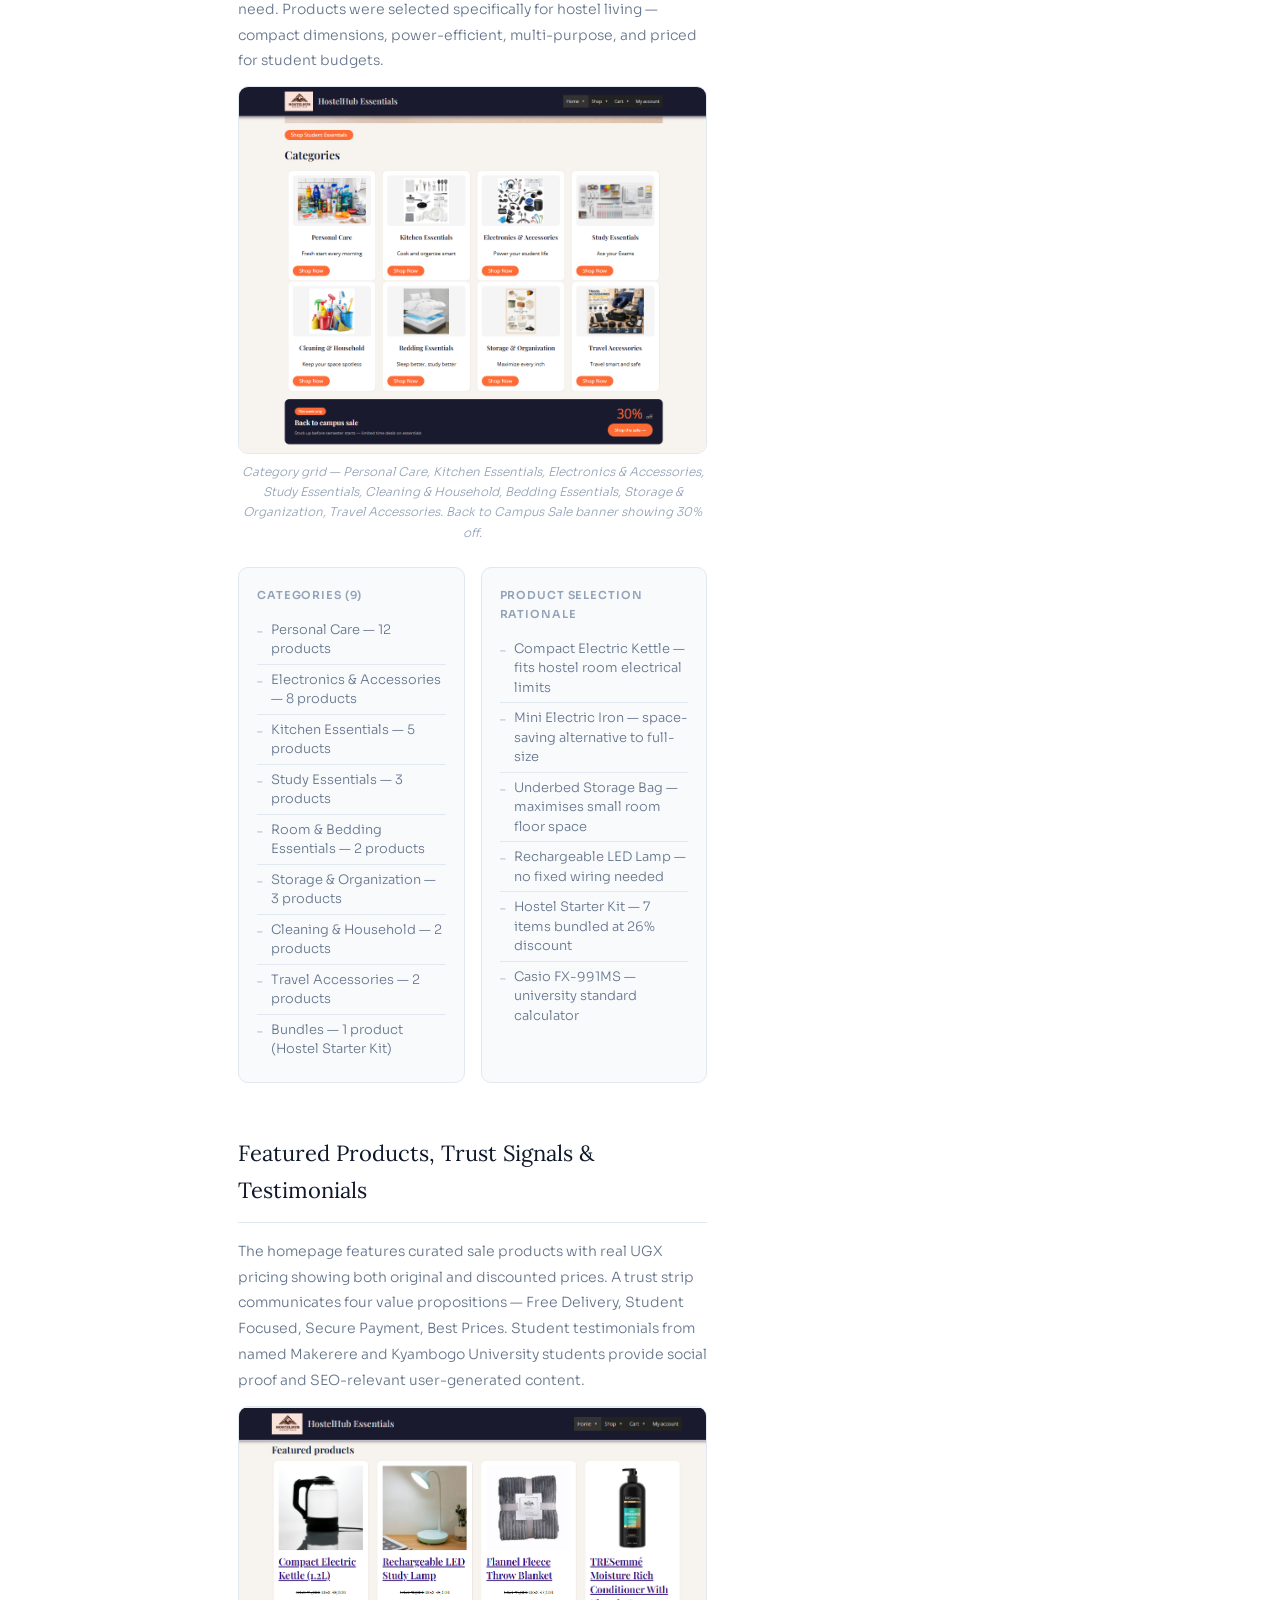
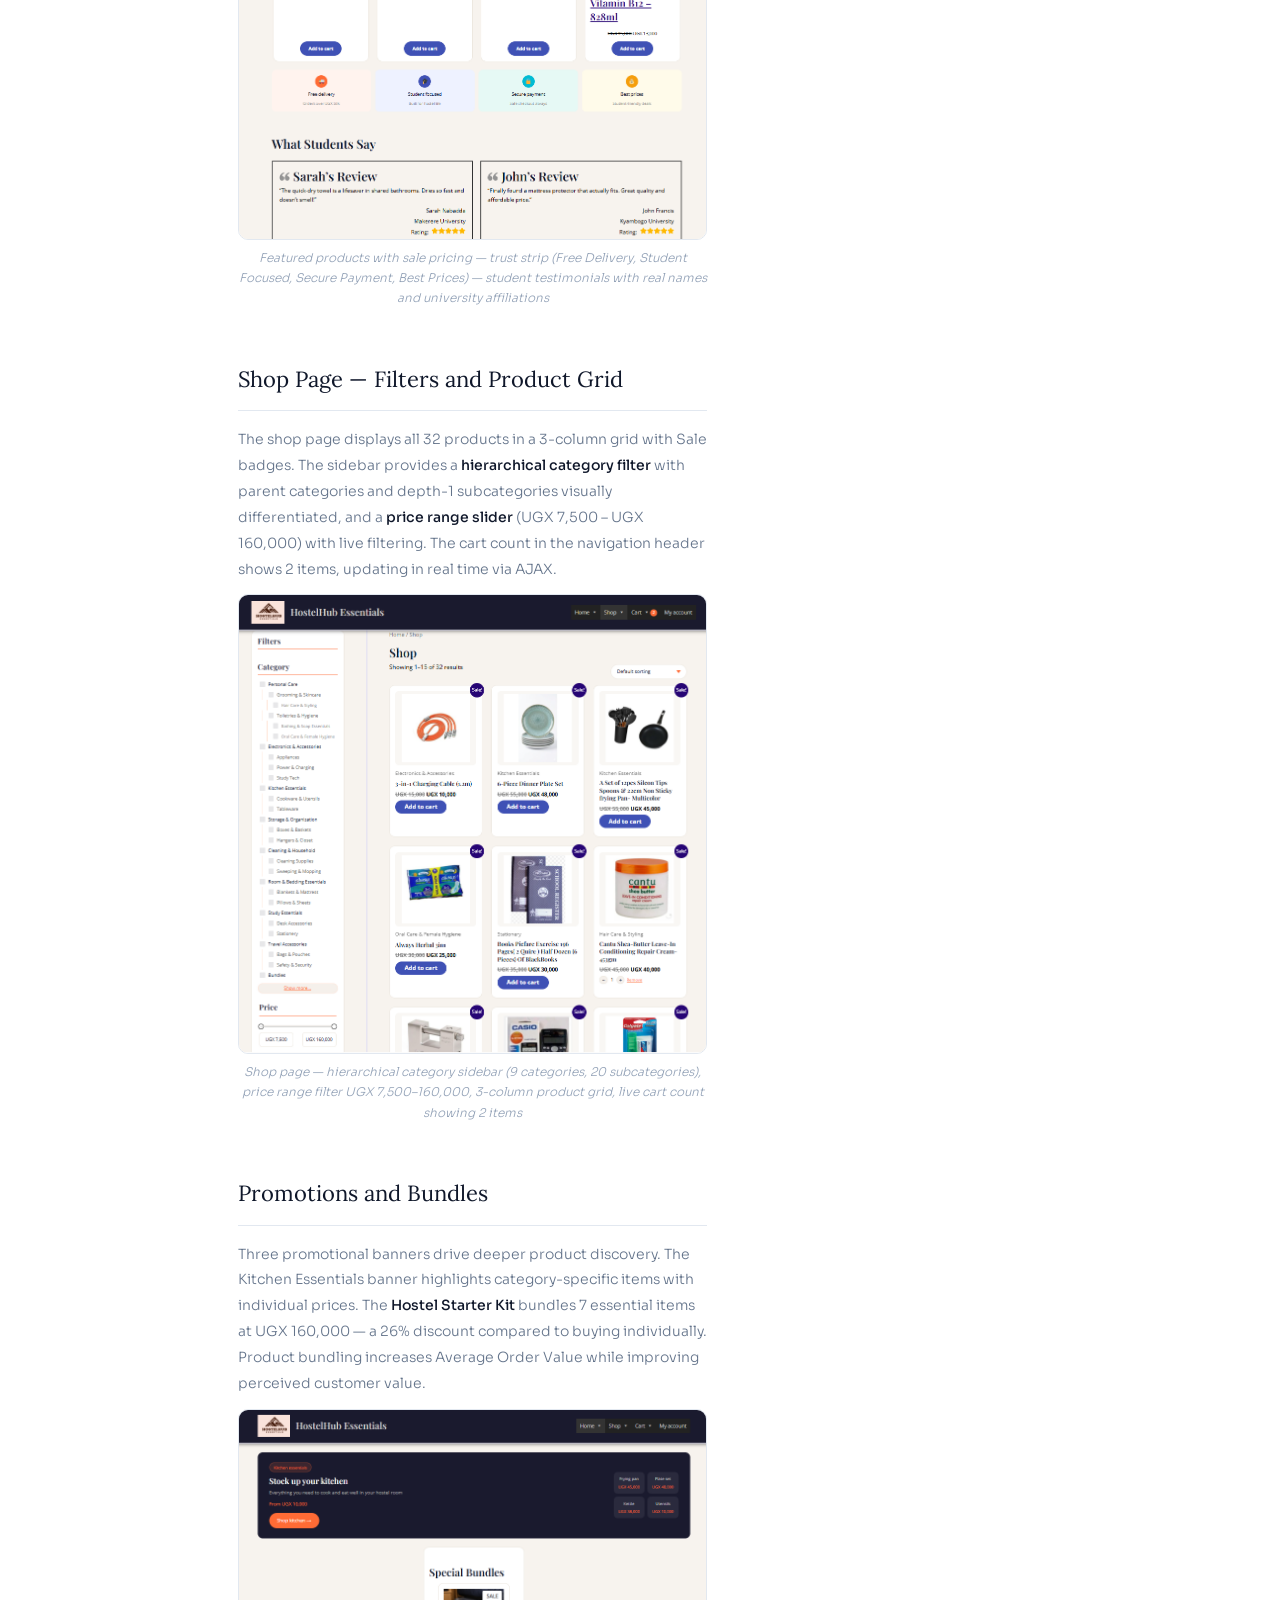
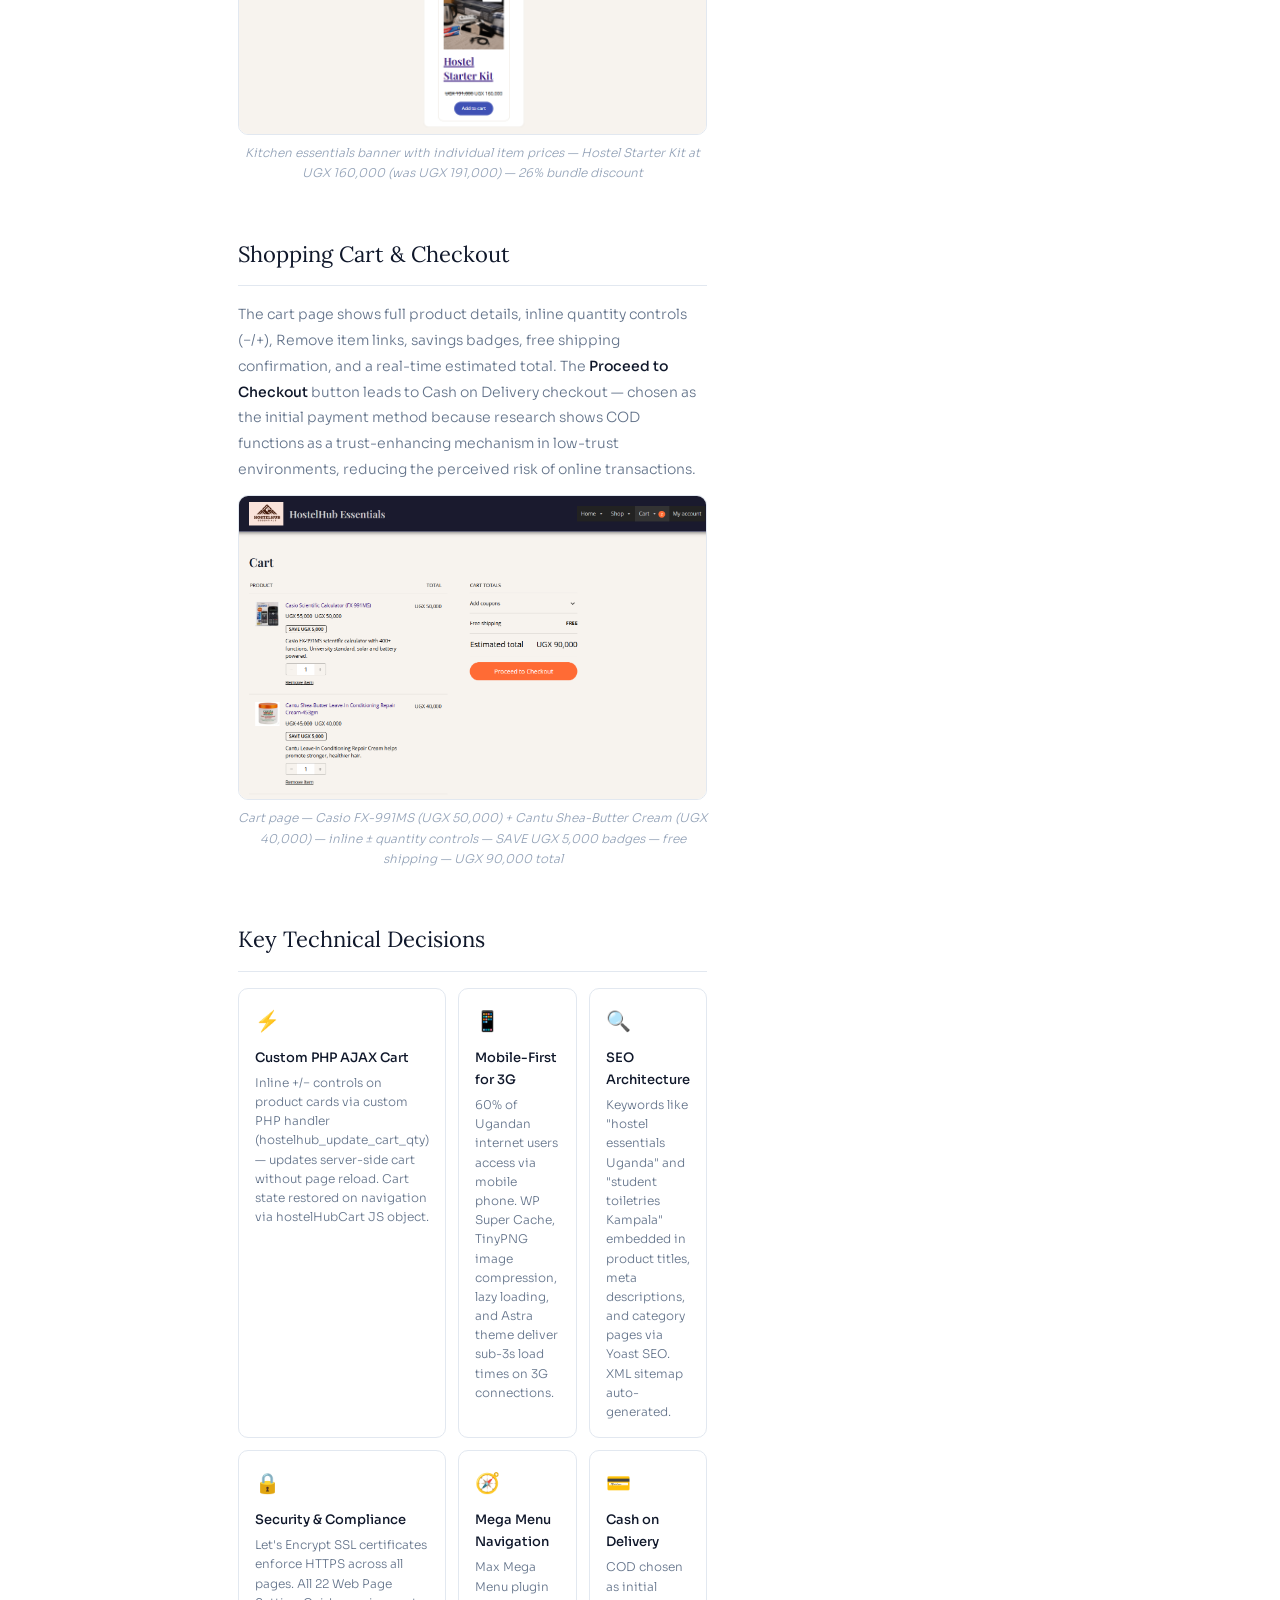
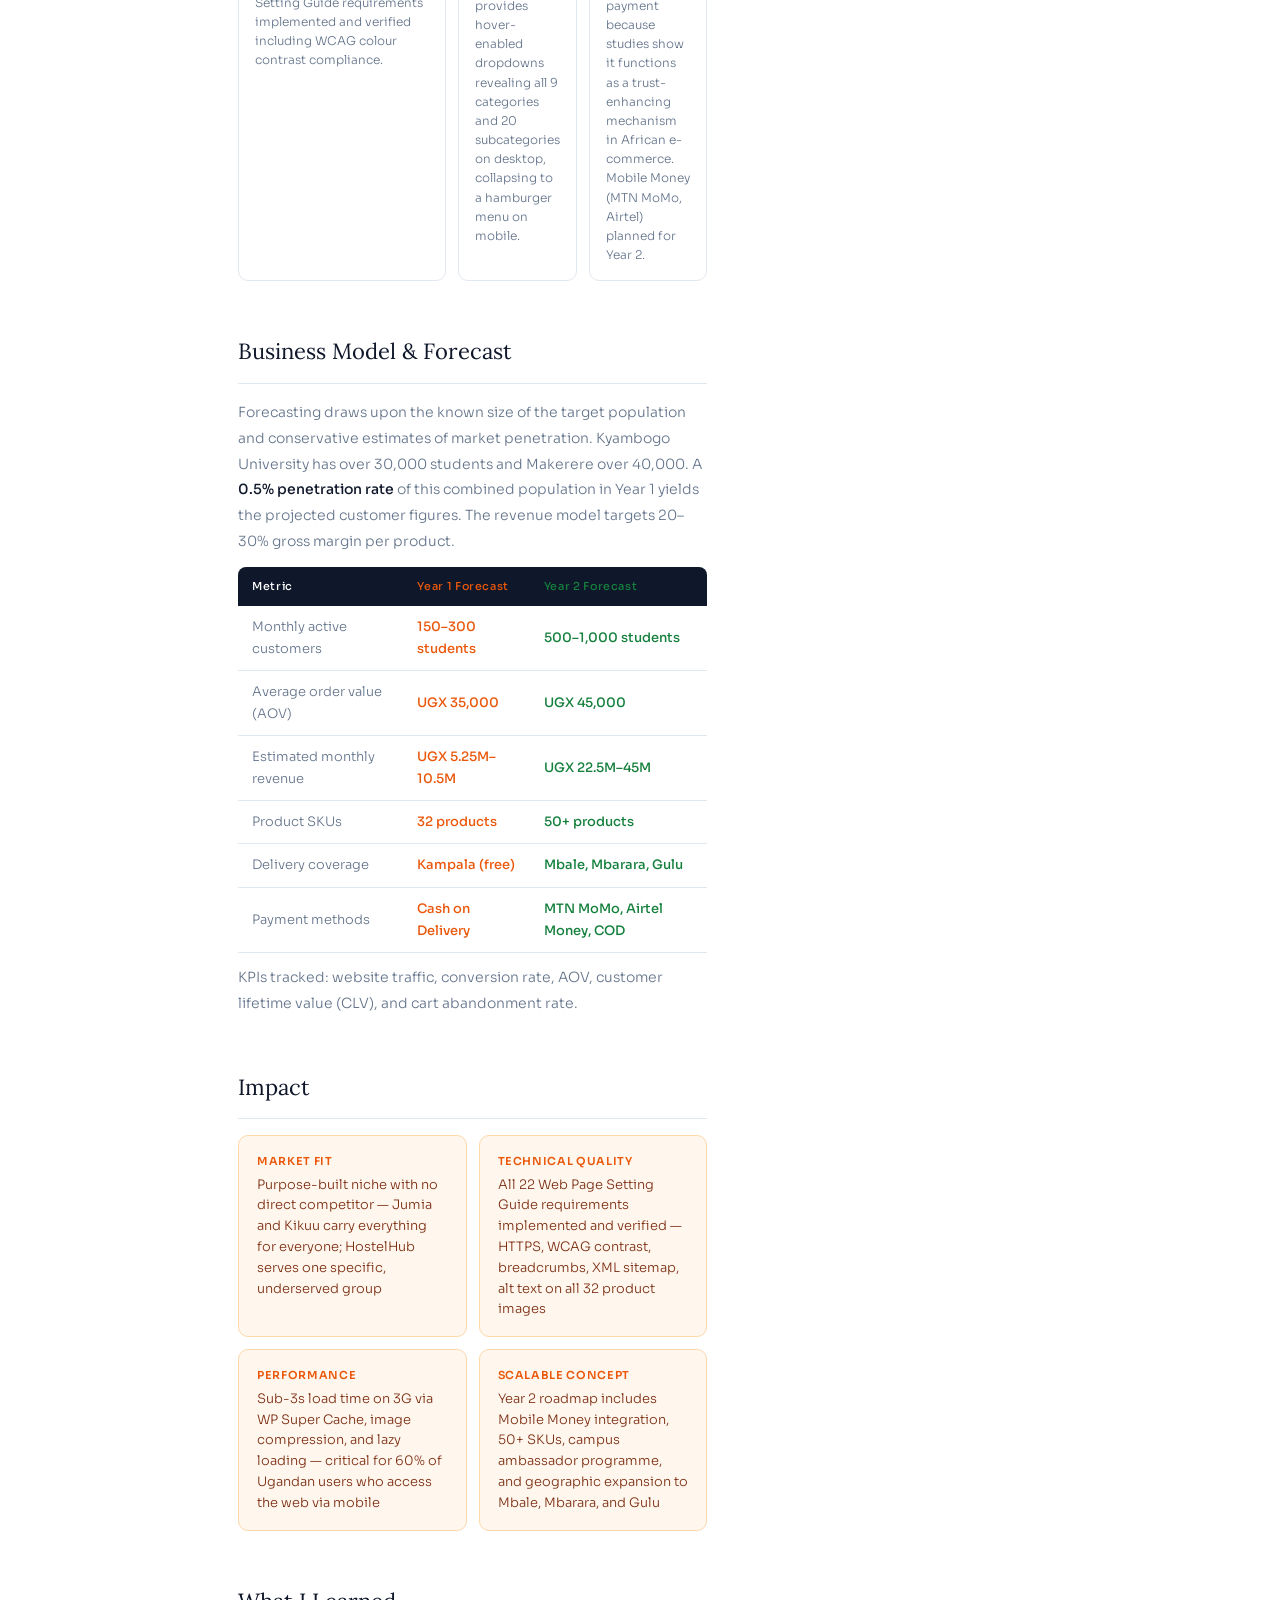
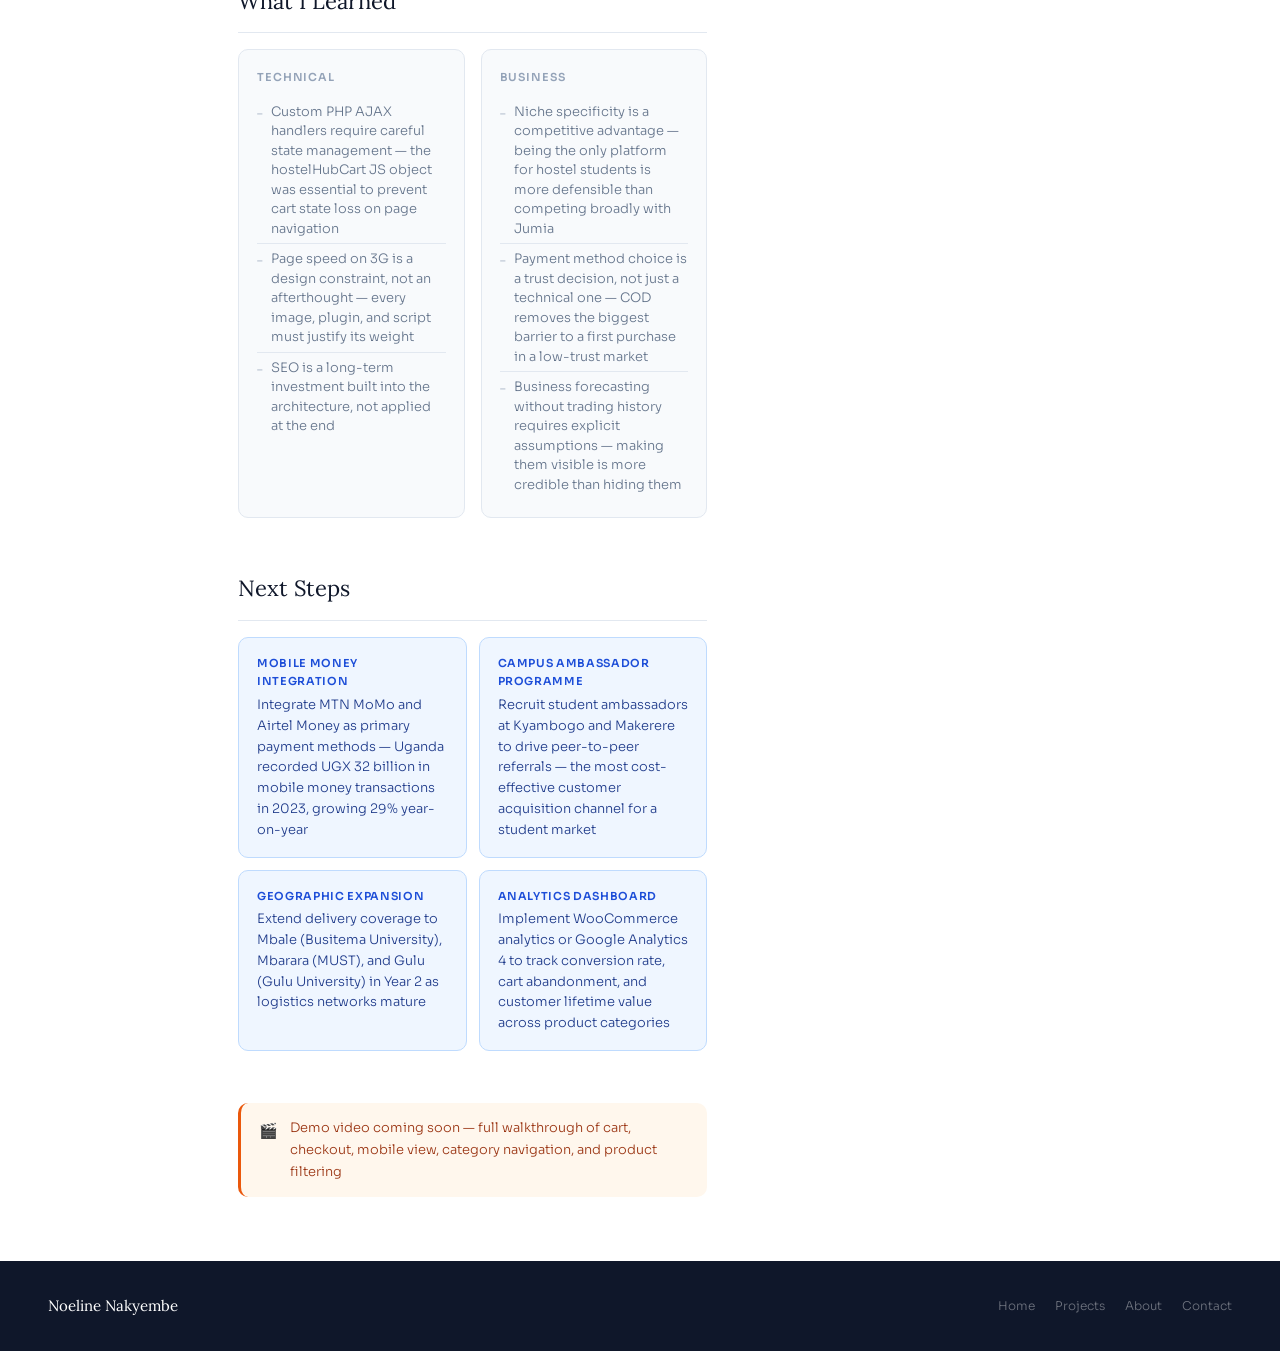
<file: project-hostelhub.html>
<!DOCTYPE html>
<html lang="en">
<head>
<meta charset="UTF-8">
<meta name="viewport" content="width=device-width, initial-scale=1.0">
<title>HostelHub Essentials — Noeline Nakyembe</title>
<link rel="stylesheet" href="style.css">
<style>
.project-hero { background: var(--navy); padding: 64px 0 56px; border-bottom: 1px solid #1e3a5f; }
.breadcrumb { font-size: 12px; color: rgba(255,255,255,0.35); margin-bottom: 20px; display: flex; gap: 8px; }
.breadcrumb a { color: rgba(255,255,255,0.35); text-decoration: none; }
.breadcrumb a:hover { color: rgba(255,255,255,0.7); }
.project-hero h1 { font-family: var(--serif); font-size: clamp(28px,5vw,44px); font-weight: 400; color: white; line-height: 1.15; margin-bottom: 12px; }
.project-hero h1 em { font-style: italic; color: #fb923c; }
.project-hero-sub { font-size: 14px; color: rgba(255,255,255,0.45); font-weight: 300; }
.project-meta { display: flex; gap: 24px; flex-wrap: wrap; margin-top: 32px; padding-top: 28px; border-top: 1px solid rgba(255,255,255,0.1); }
.meta-label { font-size: 10px; font-weight: 600; letter-spacing: 0.12em; text-transform: uppercase; color: rgba(255,255,255,0.3); margin-bottom: 4px; }
.meta-value { font-size: 13px; color: rgba(255,255,255,0.7); }

.project-body { padding: 64px 0; }
.content-grid { display: grid; grid-template-columns: 1fr 280px; gap: 56px; align-items: start; }

.prose-section { margin-bottom: 52px; }
.prose-section h2 { font-family: var(--serif); font-size: 22px; font-weight: 400; color: var(--navy); margin-bottom: 16px; padding-bottom: 12px; border-bottom: 1px solid var(--border); }
.prose-section p { font-size: 14px; color: var(--text-muted); line-height: 1.85; margin-bottom: 12px; }
.prose-section p strong { color: var(--text); font-weight: 500; }

.img-full { width: 100%; border-radius: 10px; border: 1px solid var(--border); display: block; }
.img-caption { font-size: 12px; color: var(--text-light); margin-top: 8px; margin-bottom: 24px; text-align: center; font-style: italic; }

.two-col { display: grid; grid-template-columns: 1fr 1fr; gap: 16px; }
.mini-card { background: var(--surface); border: 1px solid var(--border); border-radius: 10px; padding: 18px; }
.mini-card-label { font-size: 11px; font-weight: 600; letter-spacing: 0.08em; text-transform: uppercase; color: var(--text-light); margin-bottom: 10px; }
.mini-card ul { list-style: none; }
.mini-card ul li { font-size: 13px; color: var(--text-muted); padding: 5px 0; border-bottom: 1px solid var(--border); display: flex; gap: 8px; line-height: 1.5; }
.mini-card ul li:last-child { border-bottom: none; }
.mini-card ul li::before { content: '–'; color: var(--text-light); font-size: 11px; flex-shrink: 0; margin-top: 3px; }

.problem-grid { display: grid; grid-template-columns: 1fr 1fr; gap: 12px; margin-top: 16px; }
.problem-item { background: #fef2f2; border: 1px solid #fecaca; border-radius: 10px; padding: 14px 16px; }
.problem-item .p-label { font-size: 11px; font-weight: 600; color: #dc2626; letter-spacing: 0.06em; margin-bottom: 4px; text-transform: uppercase; }
.problem-item .p-text { font-size: 13px; color: #7f1d1d; line-height: 1.6; }

.screens-grid { display: grid; grid-template-columns: 1fr 1fr; gap: 16px; }
.screen-card { background: white; border: 1px solid var(--border); border-radius: 10px; overflow: hidden; }
.screen-header { padding: 10px 14px; background: var(--surface); border-bottom: 1px solid var(--border); display: flex; align-items: center; gap: 8px; }
.screen-badge { font-size: 10px; font-weight: 600; letter-spacing: 0.08em; text-transform: uppercase; padding: 2px 8px; border-radius: 4px; }
.badge-ux     { background: var(--orange-light); color: #9a3412; }
.badge-tech   { background: var(--blue-light);   color: #1e3a8a; }
.badge-biz    { background: var(--green-light);   color: #14532d; }
.screen-title { font-size: 12px; font-weight: 500; color: var(--navy); }
.screen-card img { width: 100%; display: block; }
.screen-desc { padding: 10px 14px; font-size: 12px; color: var(--text-muted); line-height: 1.6; }

.forecast-table { width: 100%; border-collapse: collapse; font-size: 13px; }
.forecast-table th { text-align: left; padding: 10px 14px; background: var(--navy); color: white; font-size: 11px; font-weight: 500; letter-spacing: 0.06em; }
.forecast-table th:first-child { border-radius: 8px 0 0 0; }
.forecast-table th:last-child { border-radius: 0 8px 0 0; }
.forecast-table td { padding: 10px 14px; border-bottom: 1px solid var(--border); color: var(--text-muted); font-size: 13px; }
.forecast-table tr:hover td { background: var(--surface); }
.forecast-table .yr1 { color: var(--orange); font-weight: 500; }
.forecast-table .yr2 { color: var(--green); font-weight: 500; }

.feature-grid { display: grid; grid-template-columns: repeat(3,1fr); gap: 12px; }
.feature-item { background: white; border: 1px solid var(--border); border-radius: 10px; padding: 16px; }
.feature-item .f-icon { font-size: 20px; margin-bottom: 8px; }
.feature-item .f-title { font-size: 13px; font-weight: 500; color: var(--navy); margin-bottom: 4px; }
.feature-item .f-desc { font-size: 12px; color: var(--text-muted); line-height: 1.6; }

.outcome-grid { display: grid; grid-template-columns: 1fr 1fr; gap: 12px; }
.outcome-item { background: var(--orange-light); border: 1px solid var(--orange-mid); border-radius: 10px; padding: 16px 18px; }
.outcome-item .o-label { font-size: 11px; font-weight: 600; color: var(--orange); letter-spacing: 0.06em; margin-bottom: 4px; text-transform: uppercase; }
.outcome-item .o-text { font-size: 13px; color: #7c2d12; line-height: 1.6; }

.next-grid { display: grid; grid-template-columns: 1fr 1fr; gap: 12px; }
.next-item { background: var(--blue-light); border: 1px solid var(--blue-mid); border-radius: 10px; padding: 16px 18px; }
.next-item .n-label { font-size: 11px; font-weight: 600; color: var(--blue); letter-spacing: 0.06em; margin-bottom: 4px; text-transform: uppercase; }
.next-item .n-text { font-size: 13px; color: #1e3a8a; line-height: 1.6; }

.learned-grid { display: grid; grid-template-columns: 1fr 1fr; gap: 16px; }

.sidebar-card { background: white; border: 1px solid var(--border); border-radius: 12px; padding: 20px; margin-bottom: 16px; }
.sidebar-card-title { font-size: 12px; font-weight: 600; letter-spacing: 0.08em; text-transform: uppercase; color: var(--text-light); margin-bottom: 14px; }
.sidebar-card ul { list-style: none; }
.sidebar-card ul li { font-size: 13px; color: var(--text-muted); padding: 6px 0; display: flex; align-items: flex-start; gap: 8px; border-bottom: 1px solid var(--border); line-height: 1.4; }
.sidebar-card ul li:last-child { border-bottom: none; }
.sidebar-card ul li::before { content: '·'; color: var(--orange); font-size: 18px; line-height: 0; flex-shrink: 0; margin-top: 8px; }

@media (max-width: 720px) {
  .content-grid, .two-col, .problem-grid, .screens-grid, .outcome-grid, .feature-grid, .next-grid, .learned-grid { grid-template-columns: 1fr; }
  .content-sidebar { position: static !important; }
}
</style>
</head>
<body>

<nav class="site-nav">
  <a href="index.html" class="nav-logo">Noeline <span>Nakyembe</span></a>
  <div class="nav-links">
    <a href="index.html">Home</a>
    <a href="projects.html" class="active">Projects</a>
    <a href="about.html">About</a>
    <a href="contact.html">Contact</a>
  </div>
</nav>

<div class="project-hero">
  <div class="container">
    <div class="breadcrumb"><a href="projects.html">Projects</a> › HostelHub Essentials</div>
    <h1>HostelHub <em>Essentials</em></h1>
    <div class="project-hero-sub">A student-focused B2C e-commerce platform — designed, built, and deployed end-to-end for Uganda's university hostel market</div>
    <div class="project-meta">
      <div class="meta-item"><div class="meta-label">Stack</div><div class="meta-value">WordPress · WooCommerce · PHP · AJAX</div></div>
      <div class="meta-item"><div class="meta-label">Type</div><div class="meta-value">E-Commerce Platform Development</div></div>
      <div class="meta-item"><div class="meta-label">Products</div><div class="meta-value">32 products · 9 categories · 20 subcategories</div></div>
      <div class="meta-item"><div class="meta-label">Year</div><div class="meta-value">2026</div></div>
    </div>
  </div>
</div>

<div class="project-body">
  <div class="container">
    <div class="content-grid">
      <main class="content-main">

        <!-- OVERVIEW -->
        <div class="prose-section">
          <h2>Overview</h2>
          <p>Electronic commerce has restructured how businesses reach consumers and how value is exchanged. HostelHub Essentials is a <strong>business-to-consumer (B2C) e-commerce venture</strong> built to serve a clearly defined niche: university students living in hostels and halls of residence in and around Kampala.</p>
          <p>The platform was conceived from a direct understanding of student life — the challenge of sourcing affordable, compact, and functional everyday essentials within the constraints of small shared spaces and limited budgets. No existing platform in Uganda was purpose-built for this customer.</p>
          <div class="tag-row" style="margin-top:16px;">
            <span class="tag tag-orange">WordPress 6.x</span>
            <span class="tag tag-orange">WooCommerce 9.x</span>
            <span class="tag tag-orange">PHP / AJAX</span>
            <span class="tag tag-orange">Yoast SEO</span>
            <span class="tag tag-orange">UX Design</span>
            <span class="tag tag-orange">Business Analysis</span>
            <span class="tag tag-orange">Market Research</span>
          </div>
        </div>

        <!-- MY ROLE -->
        <div class="prose-section">
          <h2>My Role</h2>
          <p>I independently conceived, designed, and built the entire platform — from market research and business modelling through to a live, publicly accessible website with a working cart, checkout, and payment system.</p>
          <div class="two-col">
            <div class="mini-card">
              <div class="mini-card-label">Business Side</div>
              <ul>
                <li>Market sizing — 70,000+ target students across Kyambogo and Makerere</li>
                <li>Product curation — 32 products across 9 categories selected for hostel life</li>
                <li>Revenue forecasting and KPI selection</li>
                <li>Pricing strategy — 20–30% gross margin per product</li>
                <li>Competitive analysis against Jumia, Kikuu, and physical markets</li>
              </ul>
            </div>
            <div class="mini-card">
              <div class="mini-card-label">Technical Side</div>
              <ul>
                <li>WordPress + WooCommerce setup and configuration</li>
                <li>Custom PHP AJAX cart quantity controls</li>
                <li>Live cart count in sticky navigation header</li>
                <li>Max Mega Menu — 9 categories, 20 subcategories</li>
                <li>SEO architecture via Yoast SEO for all 32 products</li>
                <li>Mobile-first design for 3G connectivity</li>
              </ul>
            </div>
          </div>
        </div>

        <!-- PROBLEM -->
        <div class="prose-section">
          <h2>The Problem</h2>
          <p>University students in Kampala spend significant time and money sourcing everyday essentials from busy markets like Kalerwe or roadside shops on Bombo Road. The experience is fragmented, overpriced for individual items, and poorly matched to the realities of hostel life.</p>
          <div class="problem-grid">
            <div class="problem-item">
              <div class="p-label">No Niche Platform</div>
              <div class="p-text">Jumia and Kikuu carry everything for everyone — nobody was serving university students specifically with products matched to hostel constraints</div>
            </div>
            <div class="problem-item">
              <div class="p-label">Space Constraints</div>
              <div class="p-text">Hostel rooms are small and shared — most products available in physical markets are too large, too expensive, or not suited for communal living</div>
            </div>
            <div class="problem-item">
              <div class="p-label">Budget Constraints</div>
              <div class="p-text">Students operate on tight, irregular budgets — physical markets offer little transparency on pricing or the ability to compare and plan purchases</div>
            </div>
            <div class="problem-item">
              <div class="p-label">No Delivery</div>
              <div class="p-text">Students without transport cannot easily carry bulky items from markets — creating a practical barrier to purchasing essentials at the start of each semester</div>
            </div>
          </div>
        </div>

        <!-- HERO SCREENSHOT -->
        <div class="prose-section">
          <h2>The Platform</h2>
          <p>HostelHub Essentials is a fully functional B2C website with a dark navy and orange brand identity — chosen to communicate authority and energy to a young student audience. The homepage features a hero banner communicating the value proposition immediately: <strong>space-saving, durable, and affordable products for students living in small rooms.</strong></p>
          <img src="hh-hero.png" alt="HostelHub Essentials homepage hero showing the brand, navigation, hero banner with products, and Shop Student Essentials CTA" class="img-full">
          <div class="img-caption">Homepage hero — brand logo, sticky navigation (Home, Shop, Cart, My Account), hero banner with product imagery and four value proposition icons</div>
        </div>

        <!-- CATEGORIES -->
        <div class="prose-section">
          <h2>Product Catalogue — 9 Categories</h2>
          <p>The product catalogue is organised into <strong>9 main categories and 20 subcategories</strong>, each responding to a clearly identified student need. Products were selected specifically for hostel living — compact dimensions, power-efficient, multi-purpose, and priced for student budgets.</p>
          <img src="hh-categories.png" alt="HostelHub categories grid showing 8 category cards with images and Shop Now buttons, plus Back to Campus Sale banner" class="img-full">
          <div class="img-caption">Category grid — Personal Care, Kitchen Essentials, Electronics & Accessories, Study Essentials, Cleaning & Household, Bedding Essentials, Storage & Organization, Travel Accessories. Back to Campus Sale banner showing 30% off.</div>

          <div class="two-col" style="margin-top: 20px;">
            <div class="mini-card">
              <div class="mini-card-label">Categories (9)</div>
              <ul>
                <li>Personal Care — 12 products</li>
                <li>Electronics & Accessories — 8 products</li>
                <li>Kitchen Essentials — 5 products</li>
                <li>Study Essentials — 3 products</li>
                <li>Room & Bedding Essentials — 2 products</li>
                <li>Storage & Organization — 3 products</li>
                <li>Cleaning & Household — 2 products</li>
                <li>Travel Accessories — 2 products</li>
                <li>Bundles — 1 product (Hostel Starter Kit)</li>
              </ul>
            </div>
            <div class="mini-card">
              <div class="mini-card-label">Product Selection Rationale</div>
              <ul>
                <li>Compact Electric Kettle — fits hostel room electrical limits</li>
                <li>Mini Electric Iron — space-saving alternative to full-size</li>
                <li>Underbed Storage Bag — maximises small room floor space</li>
                <li>Rechargeable LED Lamp — no fixed wiring needed</li>
                <li>Hostel Starter Kit — 7 items bundled at 26% discount</li>
                <li>Casio FX-991MS — university standard calculator</li>
              </ul>
            </div>
          </div>
        </div>

        <!-- FEATURED + TRUST -->
        <div class="prose-section">
          <h2>Featured Products, Trust Signals & Testimonials</h2>
          <p>The homepage features curated sale products with real UGX pricing showing both original and discounted prices. A trust strip communicates four value propositions — Free Delivery, Student Focused, Secure Payment, Best Prices. Student testimonials from named Makerere and Kyambogo University students provide social proof and SEO-relevant user-generated content.</p>
          <img src="hh-featured.png" alt="Featured products section showing four products with UGX prices, trust strip with four icons, and student testimonials from Sarah and John" class="img-full">
          <div class="img-caption">Featured products with sale pricing — trust strip (Free Delivery, Student Focused, Secure Payment, Best Prices) — student testimonials with real names and university affiliations</div>
        </div>

        <!-- SHOP PAGE -->
        <div class="prose-section">
          <h2>Shop Page — Filters and Product Grid</h2>
          <p>The shop page displays all 32 products in a 3-column grid with Sale badges. The sidebar provides a <strong>hierarchical category filter</strong> with parent categories and depth-1 subcategories visually differentiated, and a <strong>price range slider</strong> (UGX 7,500 – UGX 160,000) with live filtering. The cart count in the navigation header shows 2 items, updating in real time via AJAX.</p>
          <img src="hh-shop.png" alt="Shop page showing category filter sidebar with 9 categories and subcategories, price slider, and product grid with 32 products and Sale badges" class="img-full">
          <div class="img-caption">Shop page — hierarchical category sidebar (9 categories, 20 subcategories), price range filter UGX 7,500–160,000, 3-column product grid, live cart count showing 2 items</div>
        </div>

        <!-- BUNDLE -->
        <div class="prose-section">
          <h2>Promotions and Bundles</h2>
          <p>Three promotional banners drive deeper product discovery. The Kitchen Essentials banner highlights category-specific items with individual prices. The <strong>Hostel Starter Kit</strong> bundles 7 essential items at UGX 160,000 — a 26% discount compared to buying individually. Product bundling increases Average Order Value while improving perceived customer value.</p>
          <img src="hh-bundle.png" alt="Kitchen essentials promotional banner and Hostel Starter Kit bundle showing UGX 160,000 sale price with Add to Cart button" class="img-full">
          <div class="img-caption">Kitchen essentials banner with individual item prices — Hostel Starter Kit at UGX 160,000 (was UGX 191,000) — 26% bundle discount</div>
        </div>

        <!-- CART -->
        <div class="prose-section">
          <h2>Shopping Cart & Checkout</h2>
          <p>The cart page shows full product details, inline quantity controls (−/+), Remove item links, savings badges, free shipping confirmation, and a real-time estimated total. The <strong>Proceed to Checkout</strong> button leads to Cash on Delivery checkout — chosen as the initial payment method because research shows COD functions as a trust-enhancing mechanism in low-trust environments, reducing the perceived risk of online transactions.</p>
          <img src="hh-cart.png" alt="Cart page showing two products with inline quantity controls, Save UGX badges, free shipping, UGX 90,000 estimated total and Proceed to Checkout button" class="img-full">
          <div class="img-caption">Cart page — Casio FX-991MS (UGX 50,000) + Cantu Shea-Butter Cream (UGX 40,000) — inline ±  quantity controls — SAVE UGX 5,000 badges — free shipping — UGX 90,000 total</div>
        </div>

        <!-- KEY TECHNICAL DECISIONS -->
        <div class="prose-section">
          <h2>Key Technical Decisions</h2>
          <div class="feature-grid">
            <div class="feature-item">
              <div class="f-icon">⚡</div>
              <div class="f-title">Custom PHP AJAX Cart</div>
              <div class="f-desc">Inline +/− controls on product cards via custom PHP handler (hostelhub_update_cart_qty) — updates server-side cart without page reload. Cart state restored on navigation via hostelHubCart JS object.</div>
            </div>
            <div class="feature-item">
              <div class="f-icon">📱</div>
              <div class="f-title">Mobile-First for 3G</div>
              <div class="f-desc">60% of Ugandan internet users access via mobile phone. WP Super Cache, TinyPNG image compression, lazy loading, and Astra theme deliver sub-3s load times on 3G connections.</div>
            </div>
            <div class="feature-item">
              <div class="f-icon">🔍</div>
              <div class="f-title">SEO Architecture</div>
              <div class="f-desc">Keywords like "hostel essentials Uganda" and "student toiletries Kampala" embedded in product titles, meta descriptions, and category pages via Yoast SEO. XML sitemap auto-generated.</div>
            </div>
            <div class="feature-item">
              <div class="f-icon">🔒</div>
              <div class="f-title">Security & Compliance</div>
              <div class="f-desc">Let's Encrypt SSL certificates enforce HTTPS across all pages. All 22 Web Page Setting Guide requirements implemented and verified including WCAG colour contrast compliance.</div>
            </div>
            <div class="feature-item">
              <div class="f-icon">🧭</div>
              <div class="f-title">Mega Menu Navigation</div>
              <div class="f-desc">Max Mega Menu plugin provides hover-enabled dropdowns revealing all 9 categories and 20 subcategories on desktop, collapsing to a hamburger menu on mobile.</div>
            </div>
            <div class="feature-item">
              <div class="f-icon">💳</div>
              <div class="f-title">Cash on Delivery</div>
              <div class="f-desc">COD chosen as initial payment because studies show it functions as a trust-enhancing mechanism in African e-commerce. Mobile Money (MTN MoMo, Airtel) planned for Year 2.</div>
            </div>
          </div>
        </div>

        <!-- BUSINESS FORECAST -->
        <div class="prose-section">
          <h2>Business Model & Forecast</h2>
          <p>Forecasting draws upon the known size of the target population and conservative estimates of market penetration. Kyambogo University has over 30,000 students and Makerere over 40,000. A <strong>0.5% penetration rate</strong> of this combined population in Year 1 yields the projected customer figures. The revenue model targets 20–30% gross margin per product.</p>
          <table class="forecast-table">
            <thead>
              <tr><th>Metric</th><th class="yr1">Year 1 Forecast</th><th class="yr2">Year 2 Forecast</th></tr>
            </thead>
            <tbody>
              <tr><td>Monthly active customers</td><td class="yr1">150–300 students</td><td class="yr2">500–1,000 students</td></tr>
              <tr><td>Average order value (AOV)</td><td class="yr1">UGX 35,000</td><td class="yr2">UGX 45,000</td></tr>
              <tr><td>Estimated monthly revenue</td><td class="yr1">UGX 5.25M–10.5M</td><td class="yr2">UGX 22.5M–45M</td></tr>
              <tr><td>Product SKUs</td><td class="yr1">32 products</td><td class="yr2">50+ products</td></tr>
              <tr><td>Delivery coverage</td><td class="yr1">Kampala (free)</td><td class="yr2">Mbale, Mbarara, Gulu</td></tr>
              <tr><td>Payment methods</td><td class="yr1">Cash on Delivery</td><td class="yr2">MTN MoMo, Airtel Money, COD</td></tr>
            </tbody>
          </table>
          <p style="margin-top:12px;">KPIs tracked: website traffic, conversion rate, AOV, customer lifetime value (CLV), and cart abandonment rate.</p>
        </div>

        <!-- IMPACT -->
        <div class="prose-section">
          <h2>Impact</h2>
          <div class="outcome-grid">
            <div class="outcome-item">
              <div class="o-label">Market Fit</div>
              <div class="o-text">Purpose-built niche with no direct competitor — Jumia and Kikuu carry everything for everyone; HostelHub serves one specific, underserved group</div>
            </div>
            <div class="outcome-item">
              <div class="o-label">Technical Quality</div>
              <div class="o-text">All 22 Web Page Setting Guide requirements implemented and verified — HTTPS, WCAG contrast, breadcrumbs, XML sitemap, alt text on all 32 product images</div>
            </div>
            <div class="outcome-item">
              <div class="o-label">Performance</div>
              <div class="o-text">Sub-3s load time on 3G via WP Super Cache, image compression, and lazy loading — critical for 60% of Ugandan users who access the web via mobile</div>
            </div>
            <div class="outcome-item">
              <div class="o-label">Scalable Concept</div>
              <div class="o-text">Year 2 roadmap includes Mobile Money integration, 50+ SKUs, campus ambassador programme, and geographic expansion to Mbale, Mbarara, and Gulu</div>
            </div>
          </div>
        </div>

        <!-- WHAT I LEARNED -->
        <div class="prose-section">
          <h2>What I Learned</h2>
          <div class="learned-grid">
            <div class="mini-card">
              <div class="mini-card-label">Technical</div>
              <ul>
                <li>Custom PHP AJAX handlers require careful state management — the hostelHubCart JS object was essential to prevent cart state loss on page navigation</li>
                <li>Page speed on 3G is a design constraint, not an afterthought — every image, plugin, and script must justify its weight</li>
                <li>SEO is a long-term investment built into the architecture, not applied at the end</li>
              </ul>
            </div>
            <div class="mini-card">
              <div class="mini-card-label">Business</div>
              <ul>
                <li>Niche specificity is a competitive advantage — being the only platform for hostel students is more defensible than competing broadly with Jumia</li>
                <li>Payment method choice is a trust decision, not just a technical one — COD removes the biggest barrier to a first purchase in a low-trust market</li>
                <li>Business forecasting without trading history requires explicit assumptions — making them visible is more credible than hiding them</li>
              </ul>
            </div>
          </div>
        </div>

        <!-- NEXT STEPS -->
        <div class="prose-section">
          <h2>Next Steps</h2>
          <div class="next-grid">
            <div class="next-item">
              <div class="n-label">Mobile Money Integration</div>
              <div class="n-text">Integrate MTN MoMo and Airtel Money as primary payment methods — Uganda recorded UGX 32 billion in mobile money transactions in 2023, growing 29% year-on-year</div>
            </div>
            <div class="next-item">
              <div class="n-label">Campus Ambassador Programme</div>
              <div class="n-text">Recruit student ambassadors at Kyambogo and Makerere to drive peer-to-peer referrals — the most cost-effective customer acquisition channel for a student market</div>
            </div>
            <div class="next-item">
              <div class="n-label">Geographic Expansion</div>
              <div class="n-text">Extend delivery coverage to Mbale (Busitema University), Mbarara (MUST), and Gulu (Gulu University) in Year 2 as logistics networks mature</div>
            </div>
            <div class="next-item">
              <div class="n-label">Analytics Dashboard</div>
              <div class="n-text">Implement WooCommerce analytics or Google Analytics 4 to track conversion rate, cart abandonment, and customer lifetime value across product categories</div>
            </div>
          </div>
        </div>

        <div class="callout callout-orange">
          <span class="callout-icon">🎬</span>
          Demo video coming soon — full walkthrough of cart, checkout, mobile view, category navigation, and product filtering
        </div>

      </main>

      <!-- SIDEBAR -->
      <aside class="content-sidebar" style="position:sticky; top:72px;">
        <div class="sidebar-card">
          <div class="sidebar-card-title">Tech Stack</div>
          <ul>
            <li>WordPress 6.x</li>
            <li>WooCommerce 9.x</li>
            <li>PHP / JavaScript</li>
            <li>Astra Theme</li>
            <li>Yoast SEO</li>
            <li>WP Super Cache</li>
            <li>Max Mega Menu</li>
            <li>WPCode Lite</li>
            <li>Let's Encrypt SSL</li>
          </ul>
        </div>
        <div class="sidebar-card">
          <div class="sidebar-card-title">Platform Stats</div>
          <ul>
            <li>32 products live</li>
            <li>9 main categories</li>
            <li>20 subcategories</li>
            <li>22/22 compliance requirements</li>
            <li>Sub-3s load on 3G</li>
            <li>WCAG contrast compliant</li>
          </ul>
        </div>
        <div class="sidebar-card">
          <div class="sidebar-card-title">Skills Demonstrated</div>
          <ul>
            <li>E-commerce development</li>
            <li>Custom PHP / AJAX</li>
            <li>UX design</li>
            <li>SEO strategy</li>
            <li>Market research</li>
            <li>Business modelling</li>
            <li>Revenue forecasting</li>
            <li>Competitive analysis</li>
          </ul>
        </div>
        <a href="project-modeling.html" class="btn btn-primary" style="width:100%; justify-content:center; margin-top:8px; display:flex;">Next Project →</a>
      </aside>

    </div>
  </div>
</div>

<footer>
  <span class="footer-name">Noeline Nakyembe</span>
  <div class="footer-links">
    <a href="index.html">Home</a>
    <a href="projects.html">Projects</a>
    <a href="about.html">About</a>
    <a href="contact.html">Contact</a>
  </div>
</footer>

</body>
</html>
</file>
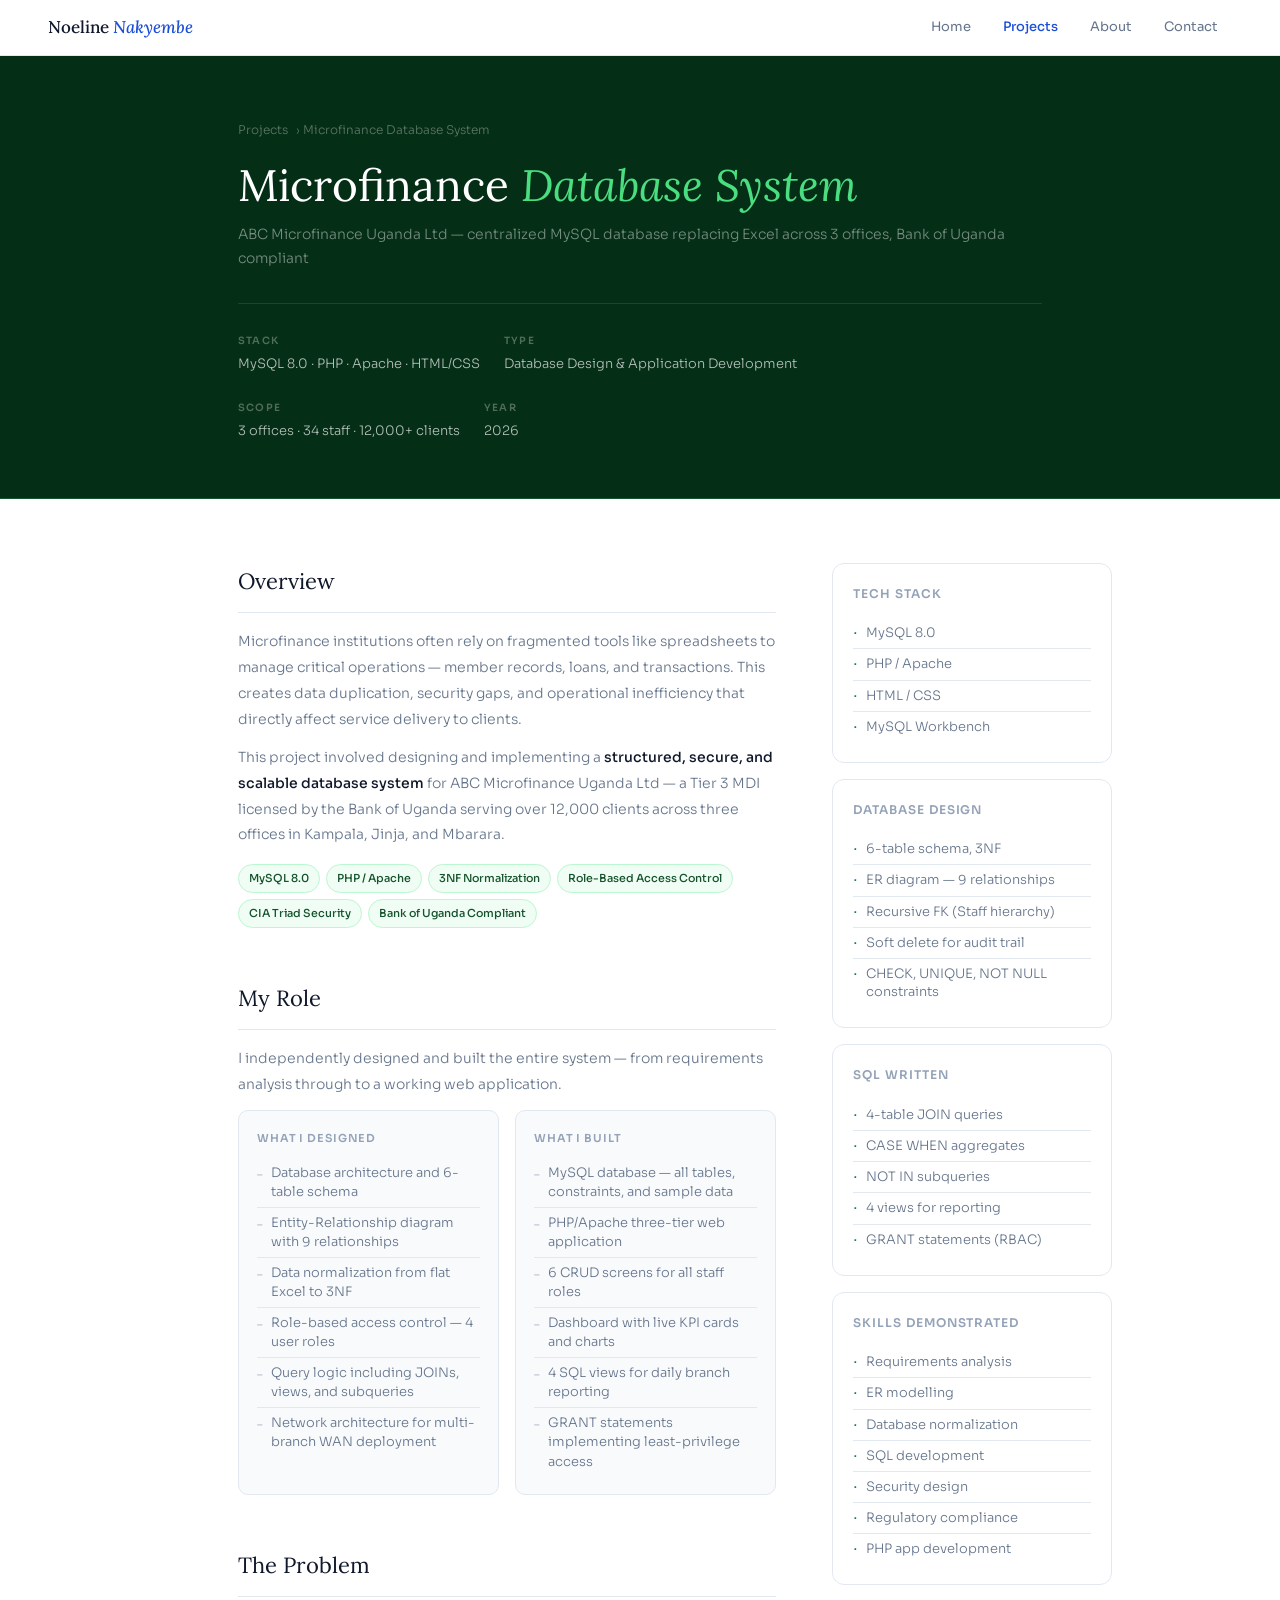
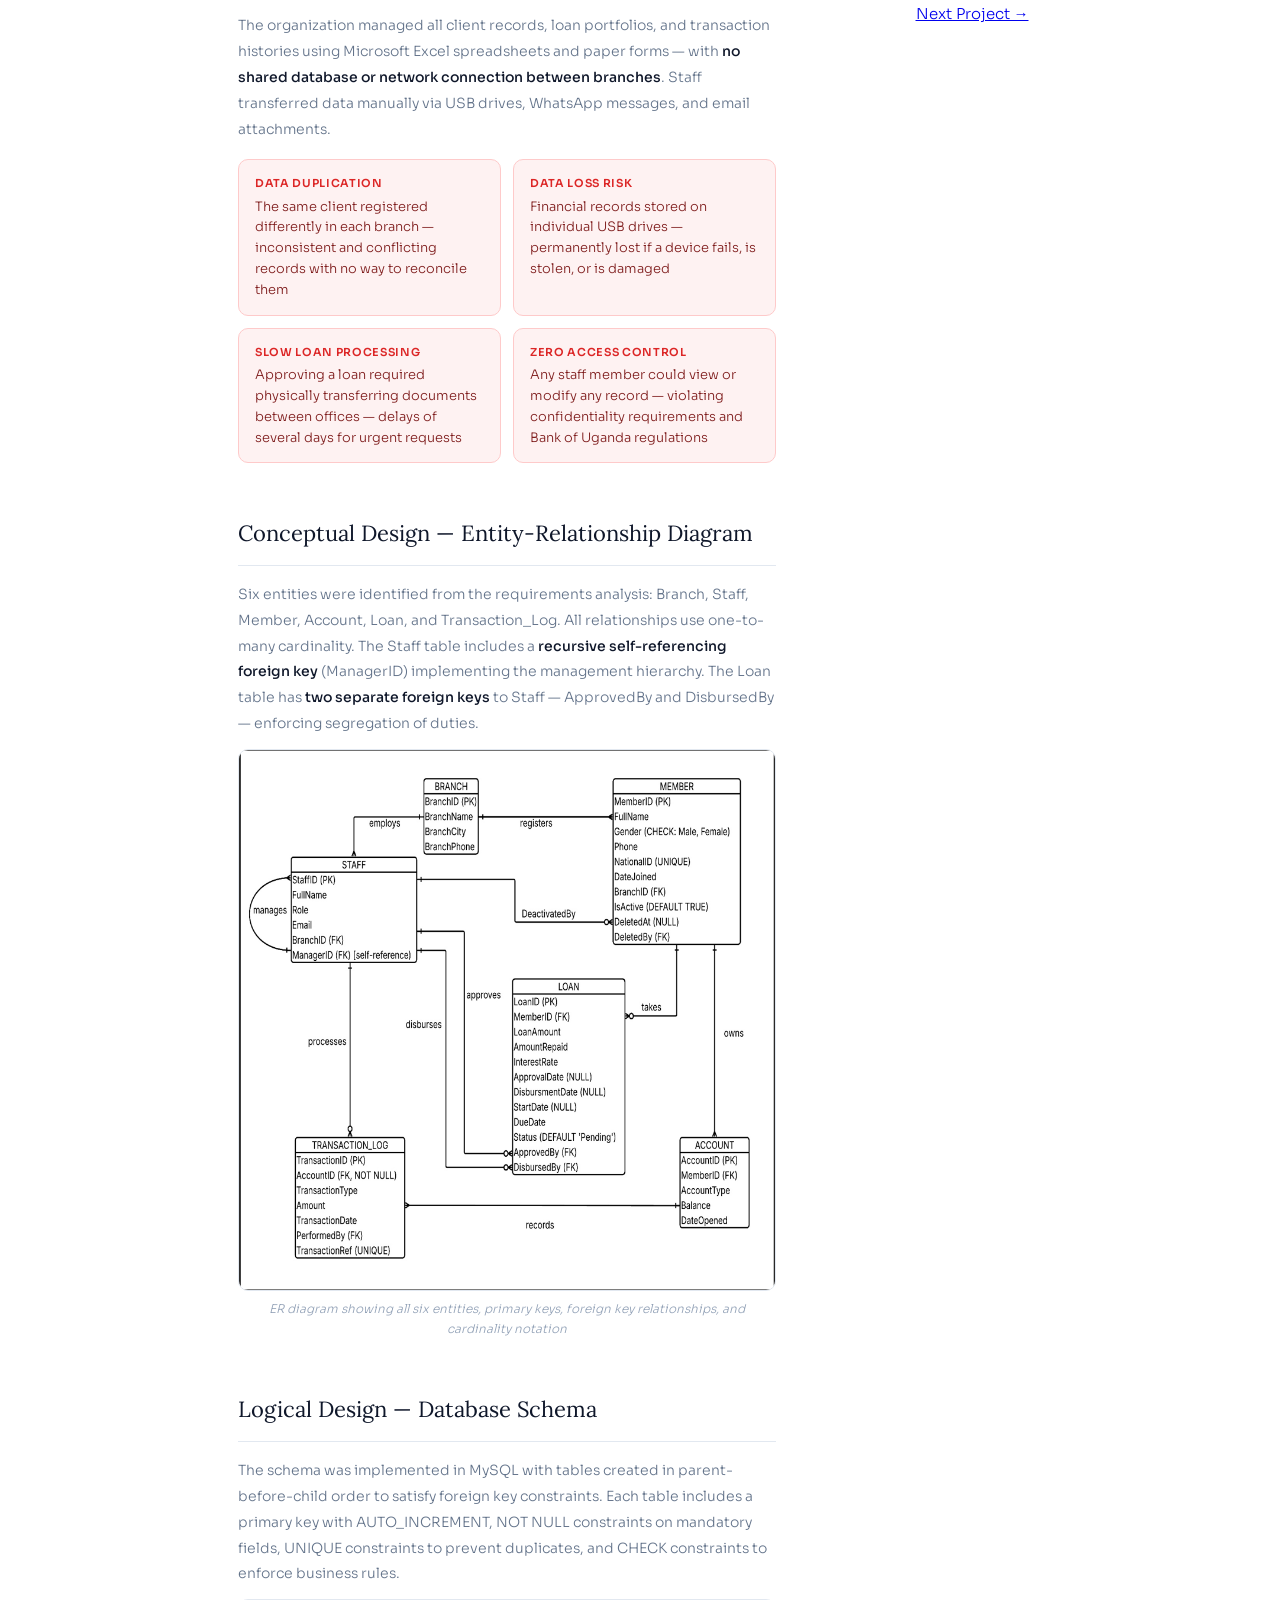
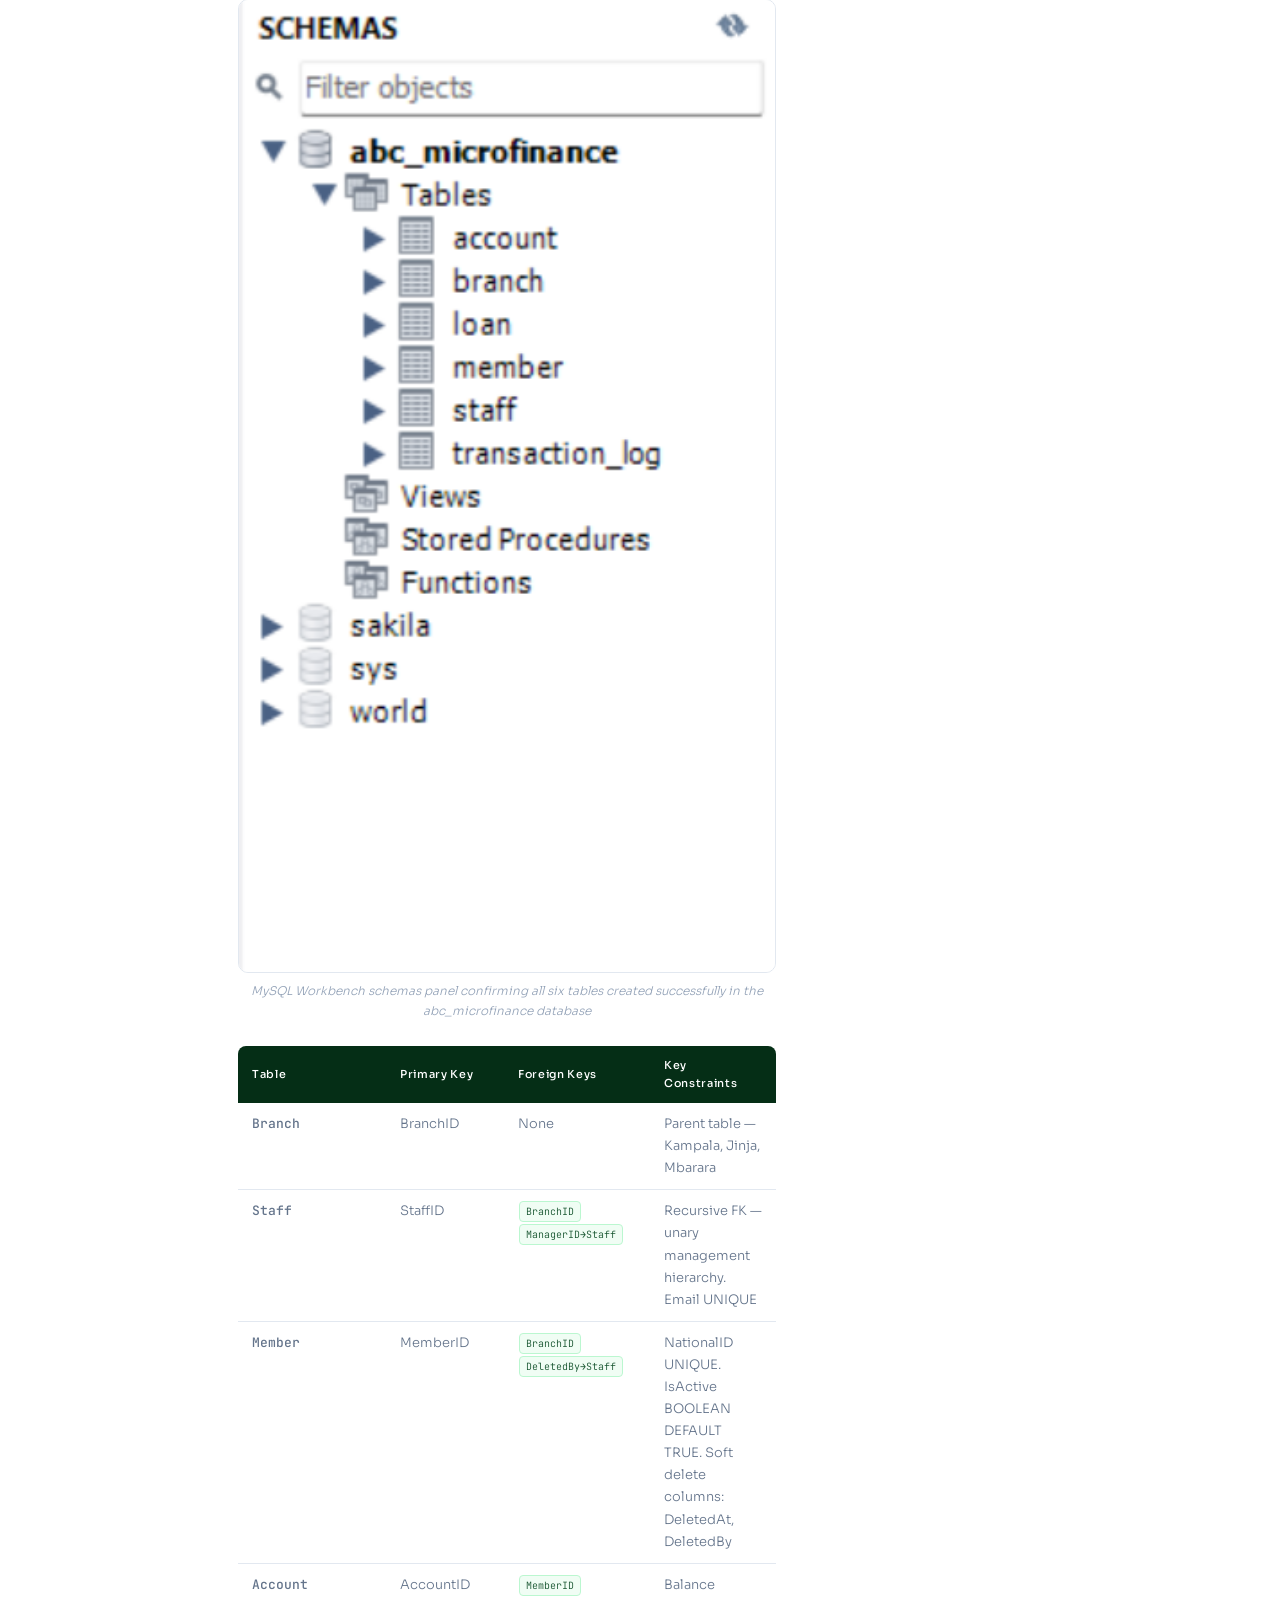
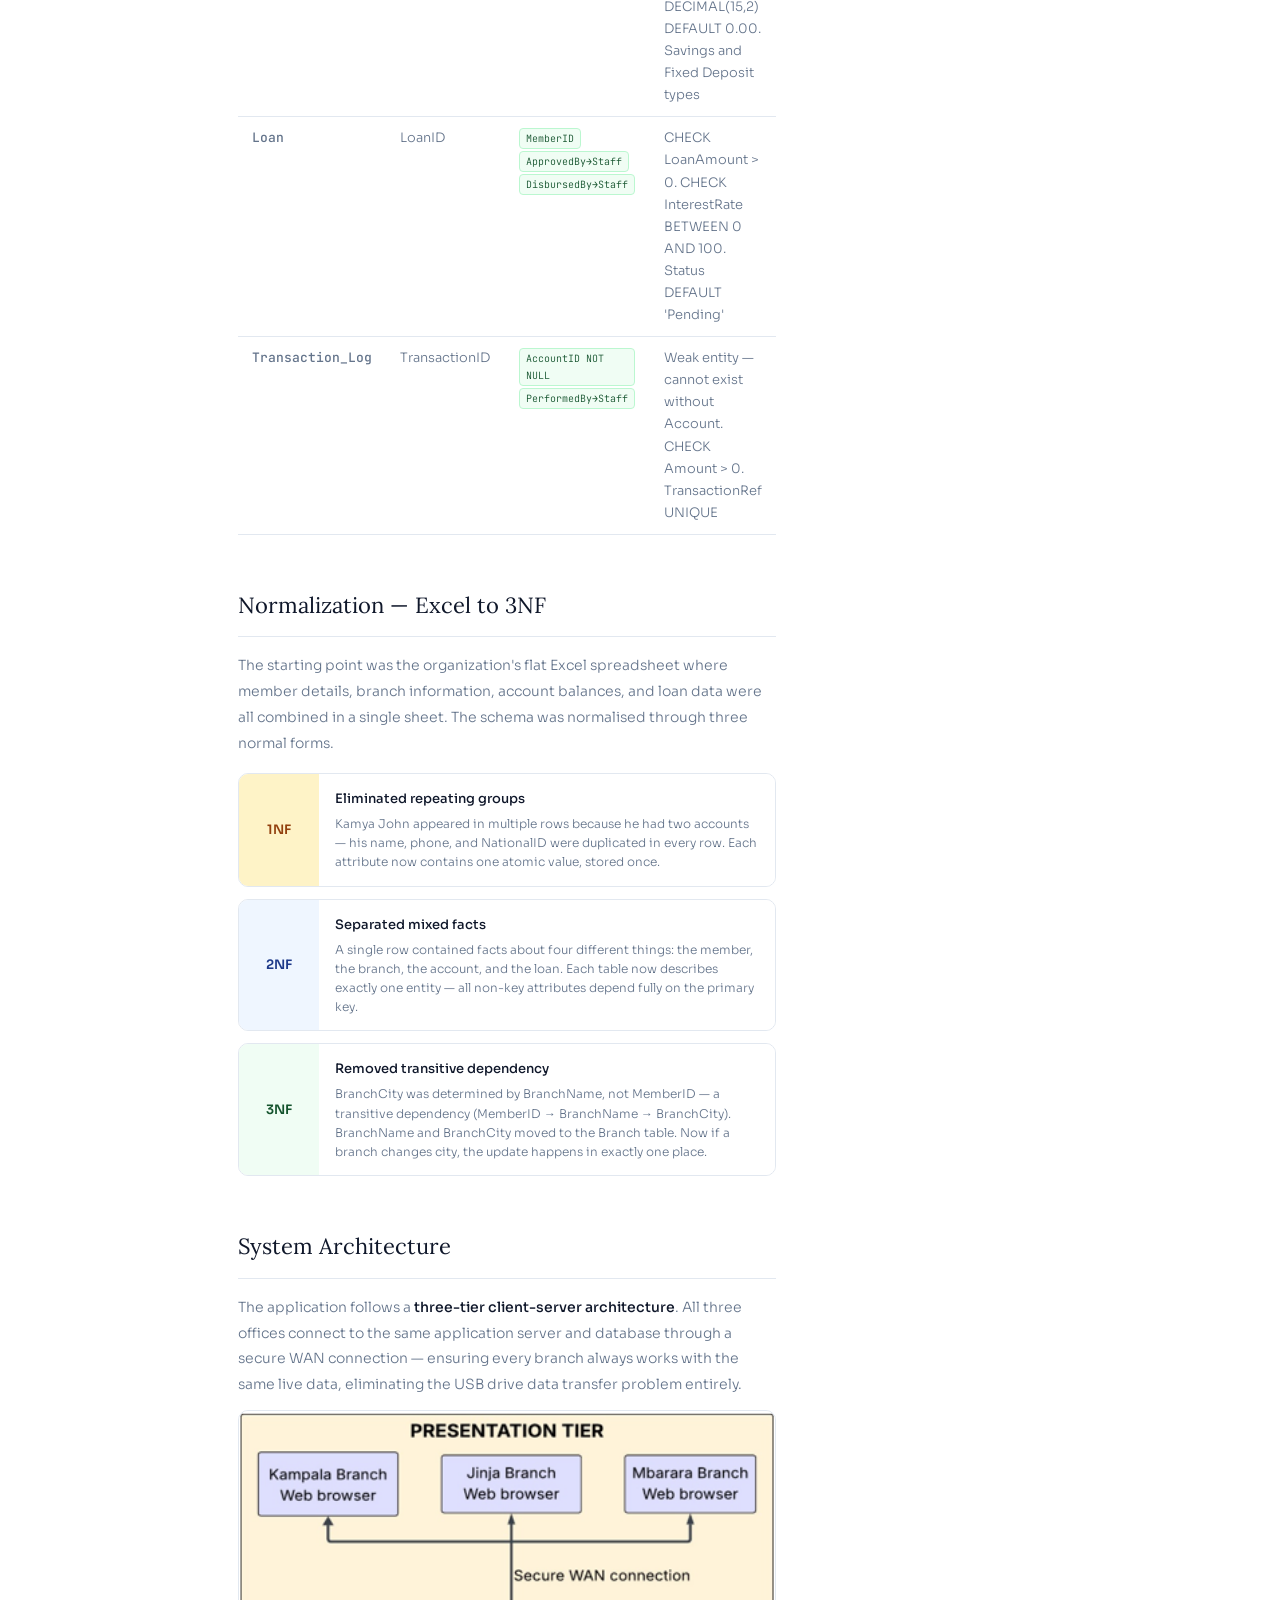
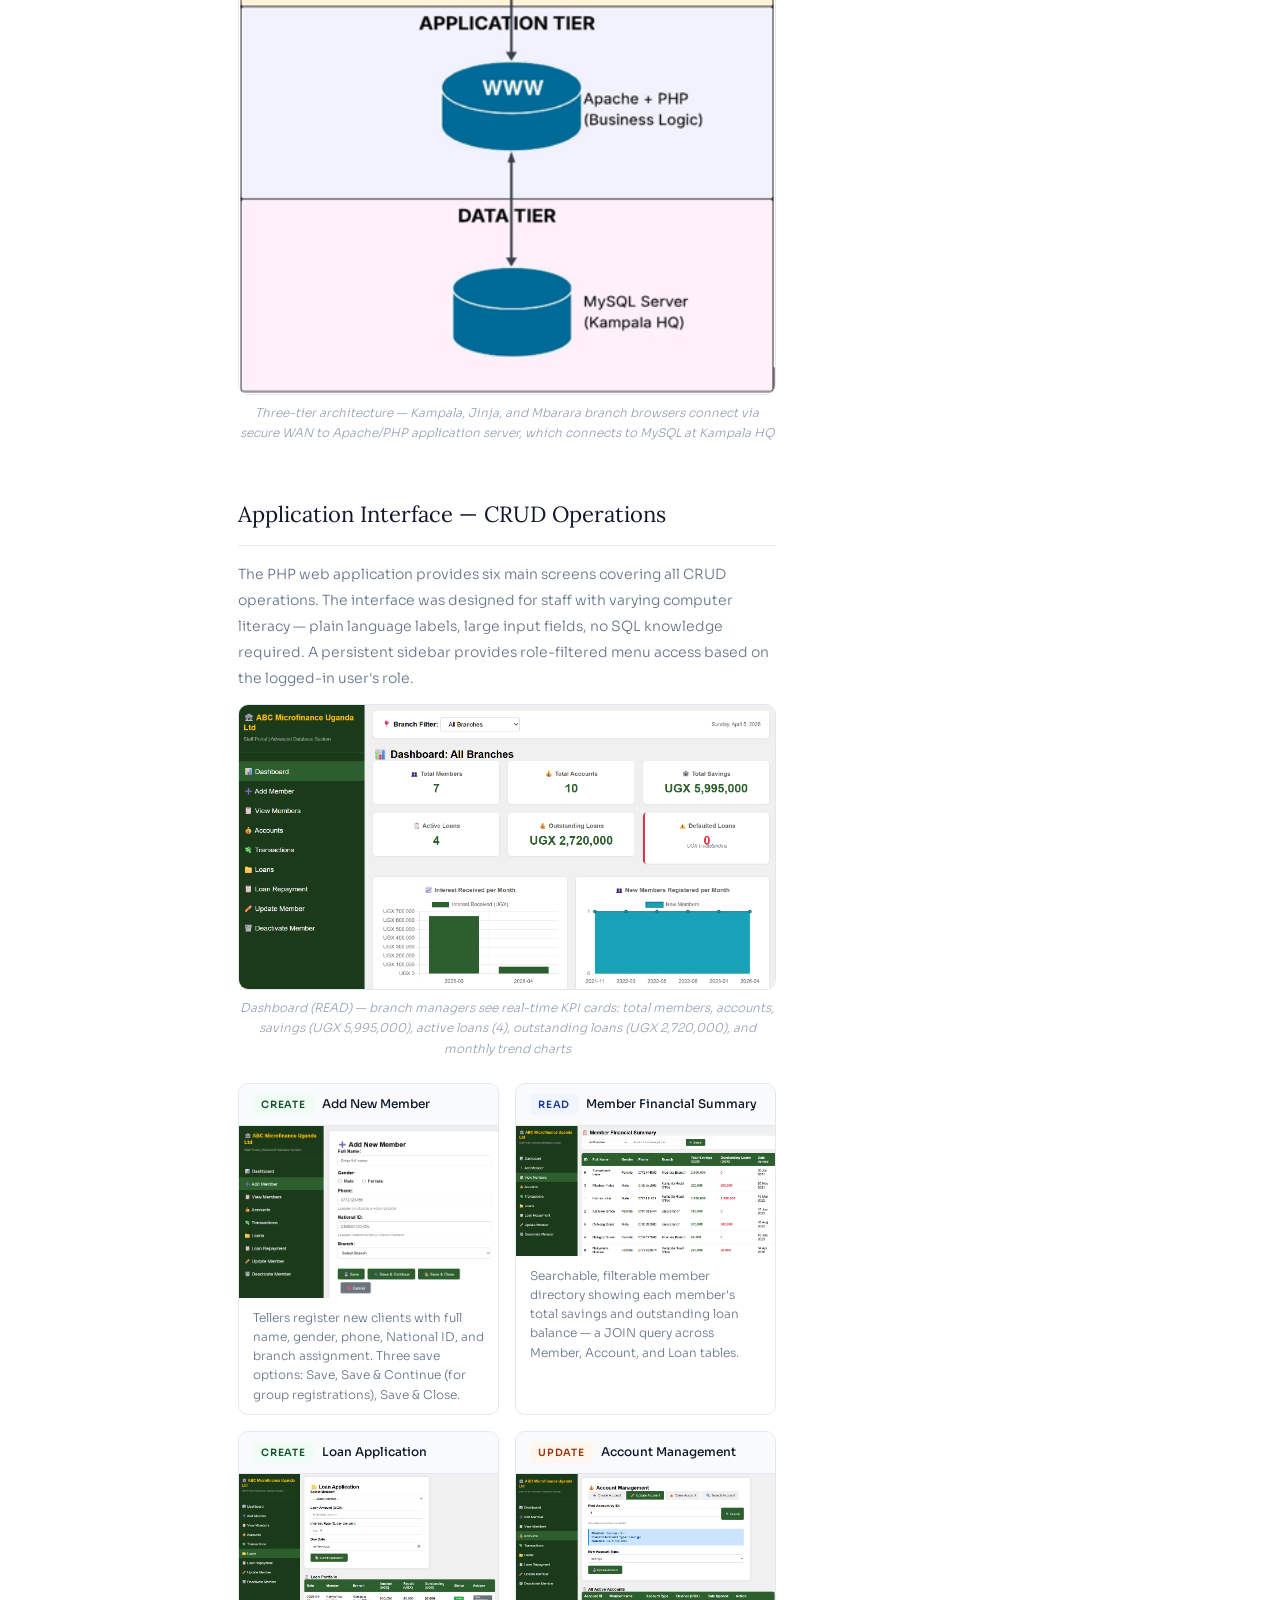
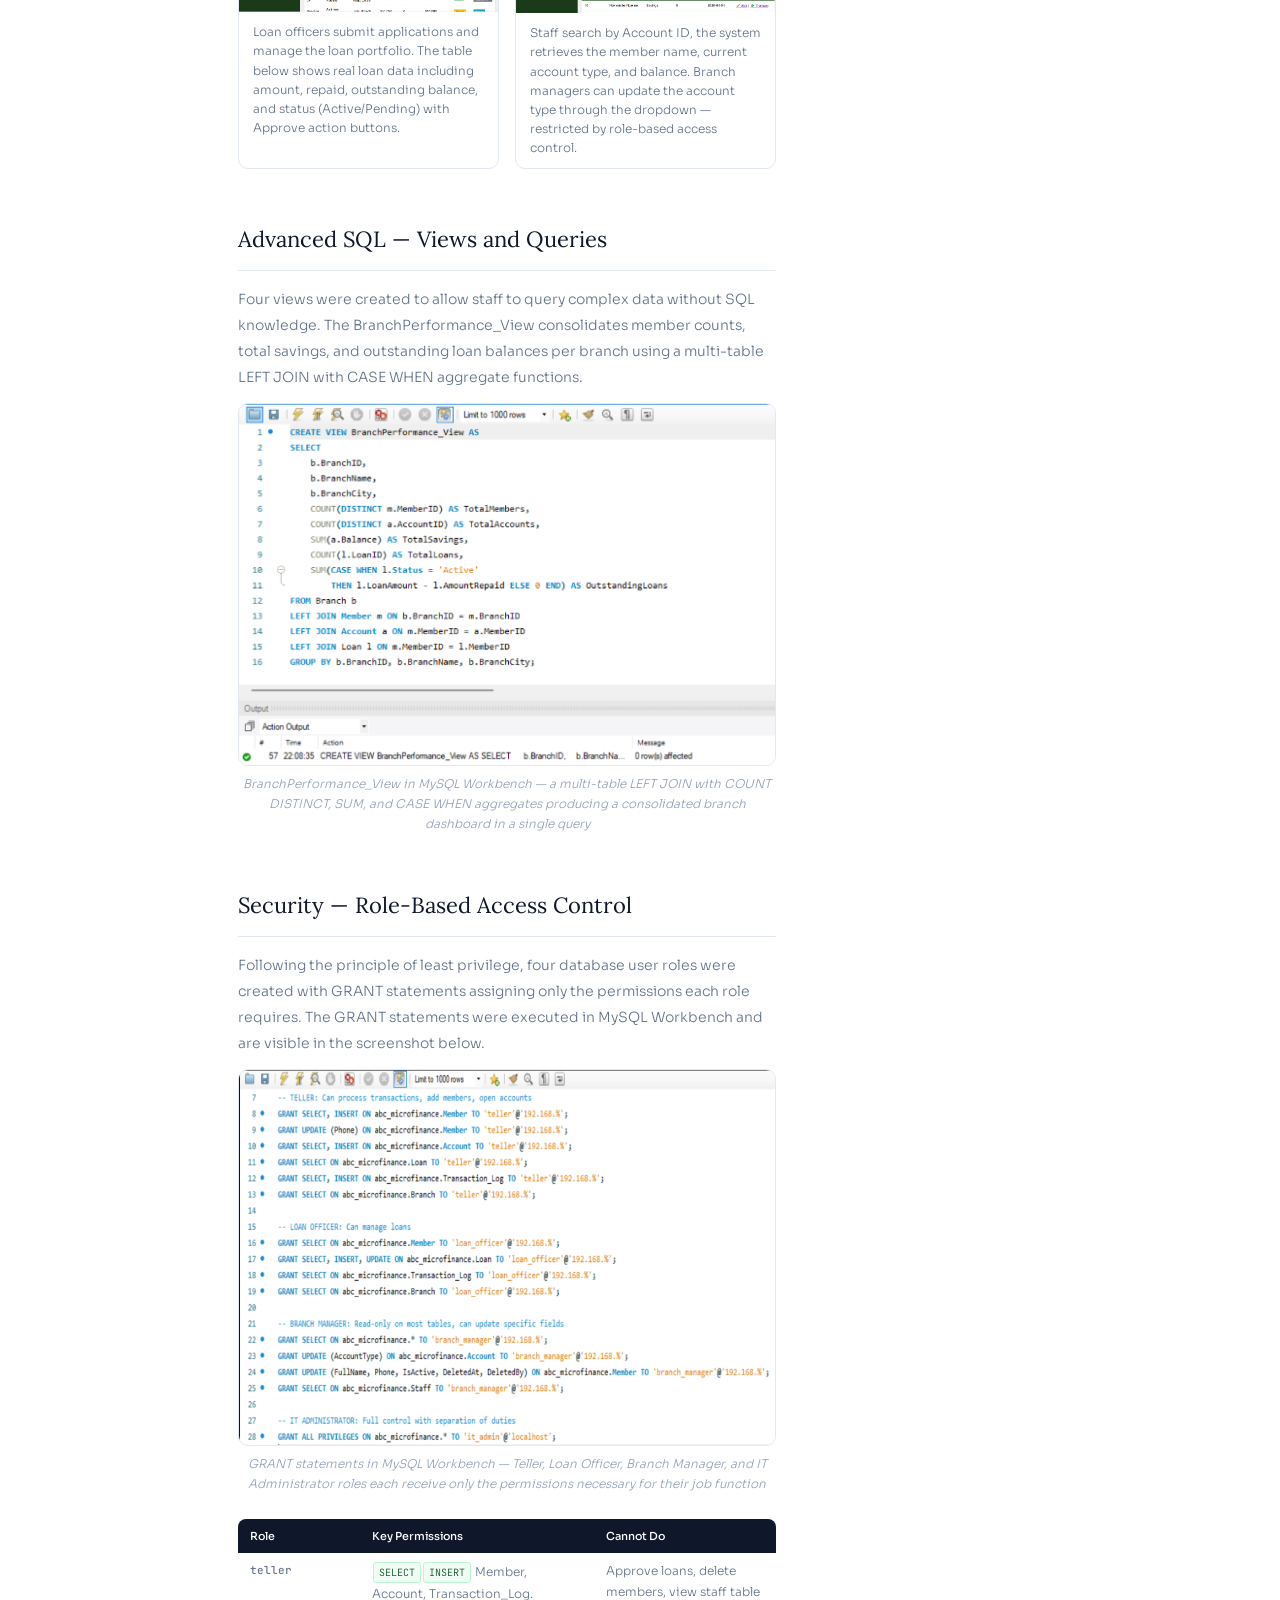
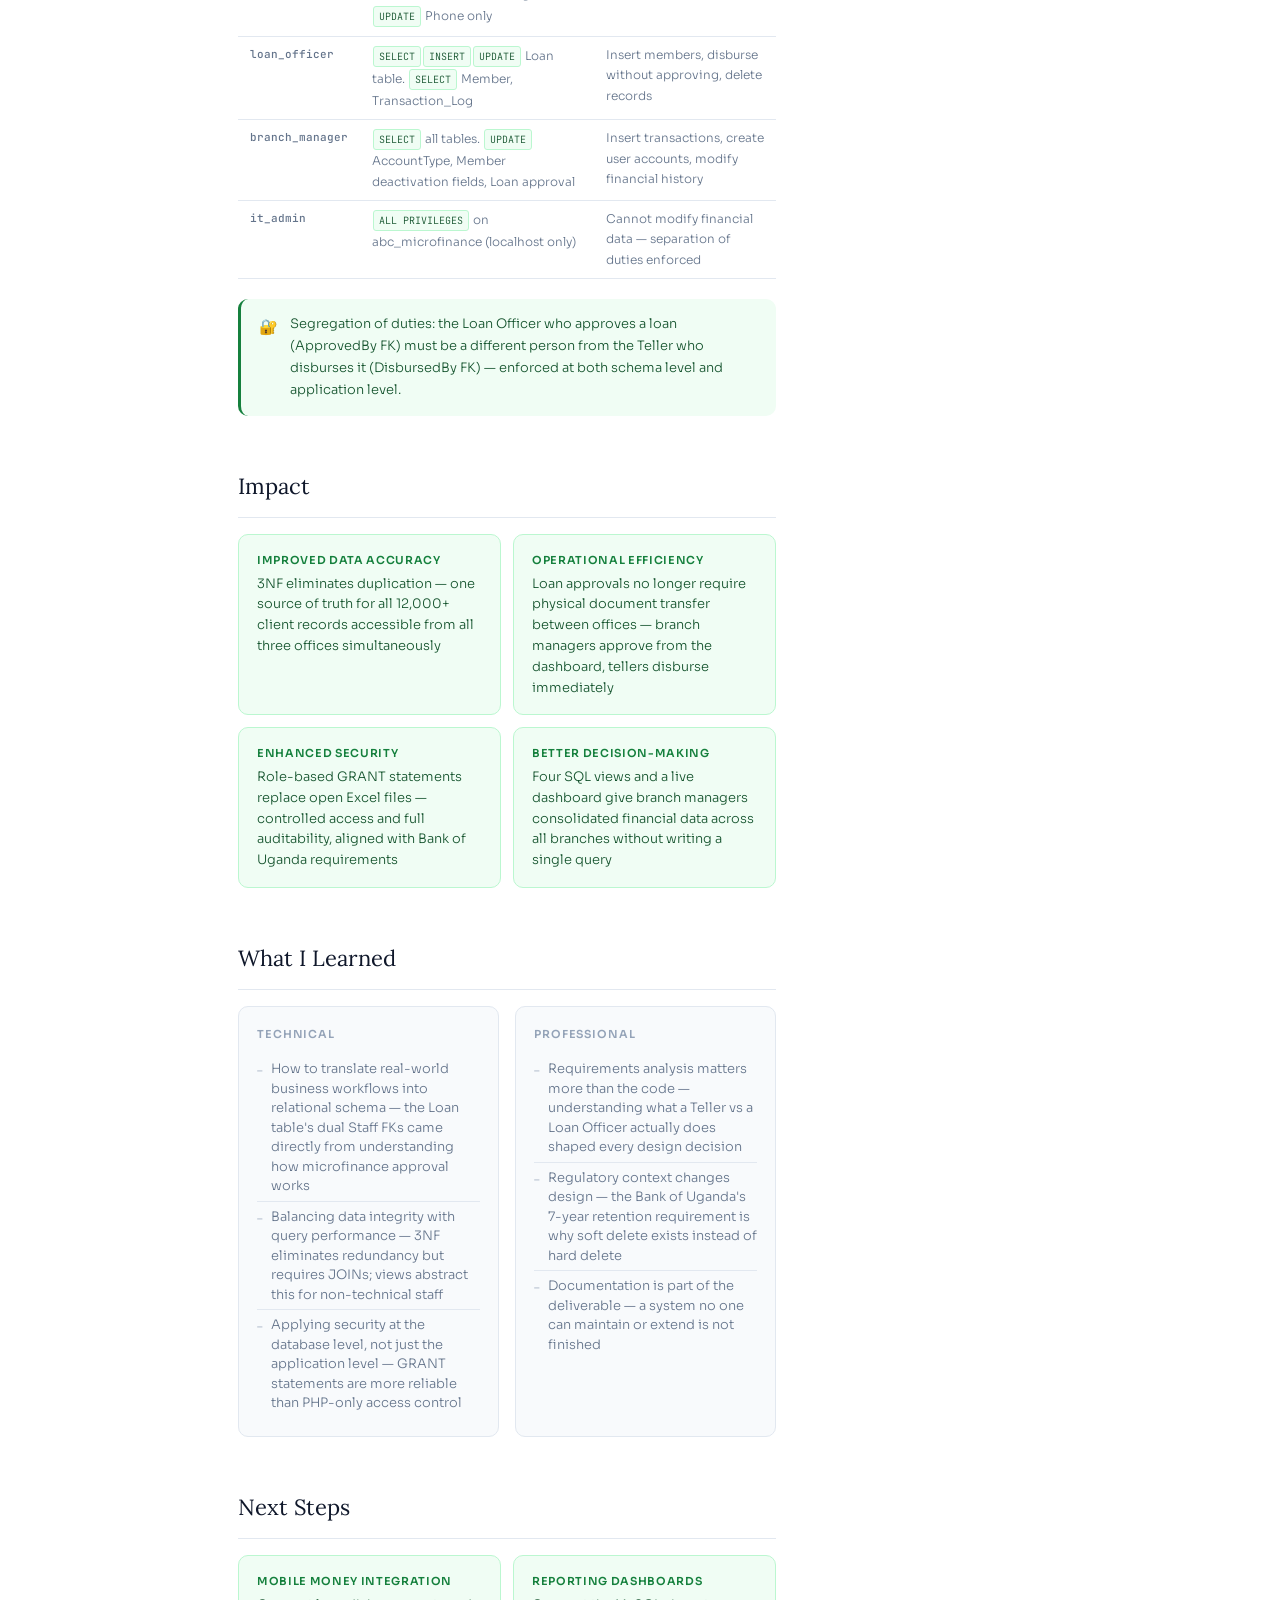
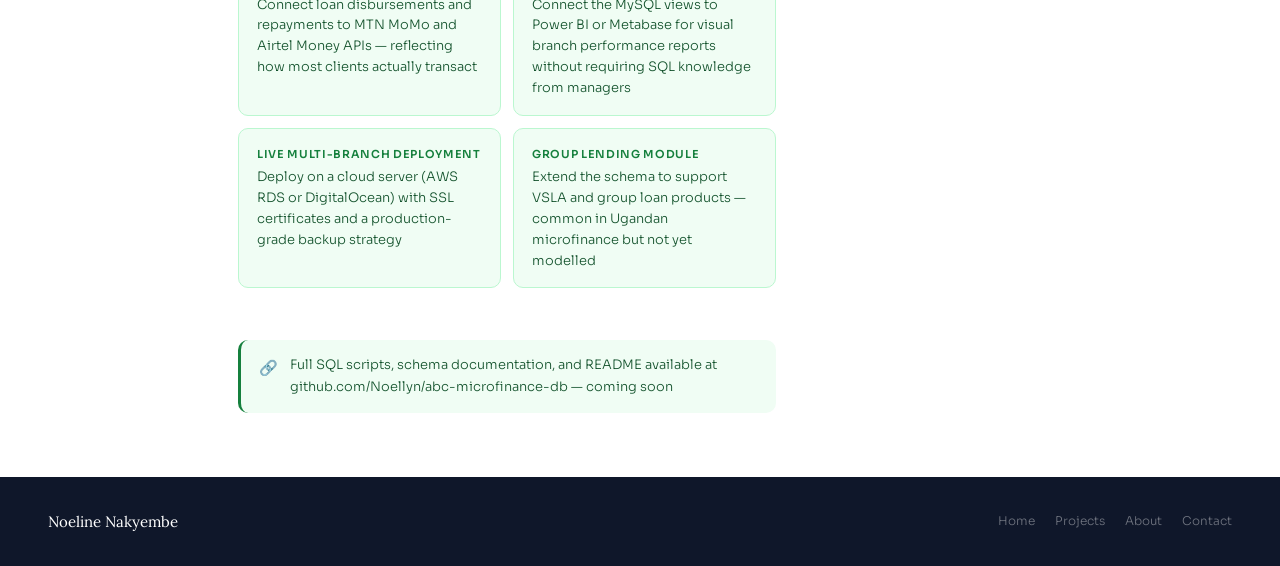
<file: project-microfinance.html>
<!DOCTYPE html>
<html lang="en">
<head>
<meta charset="UTF-8">
<meta name="viewport" content="width=device-width, initial-scale=1.0">
<title>Microfinance Database System — Noeline Nakyembe</title>
<link rel="stylesheet" href="style.css">
<style>
.project-hero { background: #052e16; padding: 64px 0 56px; border-bottom: 1px solid #14532d; }
.breadcrumb { font-size: 12px; color: rgba(255,255,255,0.35); margin-bottom: 20px; display: flex; gap: 8px; align-items: center; }
.breadcrumb a { color: rgba(255,255,255,0.35); text-decoration: none; }
.breadcrumb a:hover { color: rgba(255,255,255,0.7); }
.project-hero h1 { font-family: var(--serif); font-size: clamp(28px,5vw,44px); font-weight: 400; color: white; line-height: 1.15; margin-bottom: 12px; }
.project-hero h1 em { font-style: italic; color: #4ade80; }
.project-hero-sub { font-size: 14px; color: rgba(255,255,255,0.45); font-weight: 300; }
.project-meta { display: flex; gap: 24px; flex-wrap: wrap; margin-top: 32px; padding-top: 28px; border-top: 1px solid rgba(255,255,255,0.1); }
.meta-label { font-size: 10px; font-weight: 600; letter-spacing: 0.12em; text-transform: uppercase; color: rgba(255,255,255,0.3); margin-bottom: 4px; }
.meta-value { font-size: 13px; color: rgba(255,255,255,0.7); }

.project-body { padding: 64px 0; }
.content-grid { display: grid; grid-template-columns: 1fr 280px; gap: 56px; align-items: start; }

.prose-section { margin-bottom: 52px; }
.prose-section h2 { font-family: var(--serif); font-size: 22px; font-weight: 400; color: var(--navy); margin-bottom: 16px; padding-bottom: 12px; border-bottom: 1px solid var(--border); }
.prose-section p { font-size: 14px; color: var(--text-muted); line-height: 1.85; margin-bottom: 12px; }
.prose-section p strong { color: var(--text); font-weight: 500; }

.img-full { width: 100%; border-radius: 10px; border: 1px solid var(--border); display: block; }
.img-caption { font-size: 12px; color: var(--text-light); margin-top: 8px; margin-bottom: 24px; text-align: center; font-style: italic; }

.two-col { display: grid; grid-template-columns: 1fr 1fr; gap: 16px; }
.mini-card { background: var(--surface); border: 1px solid var(--border); border-radius: 10px; padding: 18px; }
.mini-card-label { font-size: 11px; font-weight: 600; letter-spacing: 0.08em; text-transform: uppercase; color: var(--text-light); margin-bottom: 10px; }
.mini-card ul { list-style: none; }
.mini-card ul li { font-size: 13px; color: var(--text-muted); padding: 5px 0; border-bottom: 1px solid var(--border); display: flex; gap: 8px; line-height: 1.5; }
.mini-card ul li:last-child { border-bottom: none; }
.mini-card ul li::before { content: '–'; color: var(--text-light); font-size: 11px; flex-shrink: 0; margin-top: 3px; }

.problem-grid { display: grid; grid-template-columns: 1fr 1fr; gap: 12px; margin-top: 16px; }
.problem-item { background: #fef2f2; border: 1px solid #fecaca; border-radius: 10px; padding: 14px 16px; }
.problem-item .p-label { font-size: 11px; font-weight: 600; color: #dc2626; letter-spacing: 0.06em; margin-bottom: 4px; text-transform: uppercase; }
.problem-item .p-text { font-size: 13px; color: #7f1d1d; line-height: 1.6; }

.schema-table { width: 100%; border-collapse: collapse; font-size: 13px; }
.schema-table th { text-align: left; padding: 10px 14px; background: #052e16; color: white; font-size: 11px; font-weight: 500; letter-spacing: 0.06em; }
.schema-table th:first-child { border-radius: 8px 0 0 0; }
.schema-table th:last-child { border-radius: 0 8px 0 0; }
.schema-table td { padding: 10px 14px; border-bottom: 1px solid var(--border); color: var(--text-muted); vertical-align: top; font-size: 13px; }
.schema-table tr:hover td { background: var(--surface); }
.table-name { font-family: var(--mono); font-size: 12px; color: var(--green); font-weight: 500; }
.fk-badge { font-size: 10px; background: var(--green-light); color: #14532d; border: 1px solid var(--green-mid); border-radius: 4px; padding: 1px 6px; font-family: var(--mono); display: inline-block; margin: 1px; }

.screens-grid { display: grid; grid-template-columns: 1fr 1fr; gap: 16px; }
.screen-card { background: white; border: 1px solid var(--border); border-radius: 10px; overflow: hidden; }
.screen-header { padding: 10px 14px; background: var(--surface); border-bottom: 1px solid var(--border); display: flex; align-items: center; gap: 8px; }
.screen-badge { font-size: 10px; font-weight: 600; letter-spacing: 0.08em; text-transform: uppercase; padding: 2px 8px; border-radius: 4px; }
.badge-create { background: var(--green-light); color: #14532d; }
.badge-read   { background: var(--blue-light);  color: #1e3a8a; }
.badge-update { background: var(--orange-light); color: #9a3412; }
.screen-title { font-size: 12px; font-weight: 500; color: var(--navy); }
.screen-card img { width: 100%; display: block; }
.screen-desc { padding: 10px 14px; font-size: 12px; color: var(--text-muted); line-height: 1.6; }

.normalization-steps { display: flex; flex-direction: column; gap: 12px; margin-top: 16px; }
.norm-step { display: grid; grid-template-columns: 80px 1fr; gap: 0; border: 1px solid var(--border); border-radius: 10px; overflow: hidden; }
.norm-badge { padding: 16px 12px; display: flex; align-items: center; justify-content: center; font-size: 13px; font-weight: 600; }
.norm-badge-1nf { background: #fef3c7; color: #92400e; }
.norm-badge-2nf { background: var(--blue-light); color: #1e3a8a; }
.norm-badge-3nf { background: var(--green-light); color: #14532d; }
.norm-content { padding: 14px 16px; background: white; }
.norm-title { font-size: 13px; font-weight: 500; color: var(--navy); margin-bottom: 4px; }
.norm-desc { font-size: 12px; color: var(--text-muted); line-height: 1.6; }

.role-table { width: 100%; border-collapse: collapse; font-size: 12px; }
.role-table th { text-align: left; padding: 8px 12px; background: var(--navy); color: white; font-size: 11px; font-weight: 500; }
.role-table th:first-child { border-radius: 8px 0 0 0; }
.role-table th:last-child { border-radius: 0 8px 0 0; }
.role-table td { padding: 8px 12px; border-bottom: 1px solid var(--border); color: var(--text-muted); vertical-align: top; }
.role-table tr:hover td { background: var(--surface); }
.role-name { font-family: var(--mono); font-size: 11px; color: var(--green); font-weight: 500; }
.perm-tag { font-size: 10px; background: var(--green-light); color: #14532d; border: 1px solid var(--green-mid); border-radius: 3px; padding: 1px 5px; display: inline-block; margin: 1px; font-family: var(--mono); }

.outcome-grid { display: grid; grid-template-columns: 1fr 1fr; gap: 12px; }
.outcome-item { background: var(--green-light); border: 1px solid var(--green-mid); border-radius: 10px; padding: 16px 18px; }
.outcome-item .o-label { font-size: 11px; font-weight: 600; color: var(--green); letter-spacing: 0.06em; margin-bottom: 4px; text-transform: uppercase; }
.outcome-item .o-text { font-size: 13px; color: #14532d; line-height: 1.6; }

.sidebar-card { background: white; border: 1px solid var(--border); border-radius: 12px; padding: 20px; margin-bottom: 16px; }
.sidebar-card-title { font-size: 12px; font-weight: 600; letter-spacing: 0.08em; text-transform: uppercase; color: var(--text-light); margin-bottom: 14px; }
.sidebar-card ul { list-style: none; }
.sidebar-card ul li { font-size: 13px; color: var(--text-muted); padding: 6px 0; display: flex; align-items: flex-start; gap: 8px; border-bottom: 1px solid var(--border); line-height: 1.4; }
.sidebar-card ul li:last-child { border-bottom: none; }
.sidebar-card ul li::before { content: '·'; color: var(--green); font-size: 18px; line-height: 0; flex-shrink: 0; margin-top: 8px; }

@media (max-width: 720px) {
  .content-grid, .two-col, .problem-grid, .screens-grid, .outcome-grid { grid-template-columns: 1fr; }
  .content-sidebar { position: static !important; }
  .norm-step { grid-template-columns: 60px 1fr; }
}
</style>
</head>
<body>

<nav class="site-nav">
  <a href="index.html" class="nav-logo">Noeline <span>Nakyembe</span></a>
  <div class="nav-links">
    <a href="index.html">Home</a>
    <a href="projects.html" class="active">Projects</a>
    <a href="about.html">About</a>
    <a href="contact.html">Contact</a>
  </div>
</nav>

<!-- HERO -->
<div class="project-hero">
  <div class="container">
    <div class="breadcrumb"><a href="projects.html">Projects</a> › Microfinance Database System</div>
    <h1>Microfinance <em>Database System</em></h1>
    <div class="project-hero-sub">ABC Microfinance Uganda Ltd — centralized MySQL database replacing Excel across 3 offices, Bank of Uganda compliant</div>
    <div class="project-meta">
      <div class="meta-item"><div class="meta-label">Stack</div><div class="meta-value">MySQL 8.0 · PHP · Apache · HTML/CSS</div></div>
      <div class="meta-item"><div class="meta-label">Type</div><div class="meta-value">Database Design &amp; Application Development</div></div>
      <div class="meta-item"><div class="meta-label">Scope</div><div class="meta-value">3 offices · 34 staff · 12,000+ clients</div></div>
      <div class="meta-item"><div class="meta-label">Year</div><div class="meta-value">2026</div></div>
    </div>
  </div>
</div>

<div class="project-body">
  <div class="container">
    <div class="content-grid">
      <main class="content-main">

        <!-- OVERVIEW -->
        <div class="prose-section">
          <h2>Overview</h2>
          <p>Microfinance institutions often rely on fragmented tools like spreadsheets to manage critical operations — member records, loans, and transactions. This creates data duplication, security gaps, and operational inefficiency that directly affect service delivery to clients.</p>
          <p>This project involved designing and implementing a <strong>structured, secure, and scalable database system</strong> for ABC Microfinance Uganda Ltd — a Tier 3 MDI licensed by the Bank of Uganda serving over 12,000 clients across three offices in Kampala, Jinja, and Mbarara.</p>
          <div class="tag-row" style="margin-top:16px;">
            <span class="tag tag-green">MySQL 8.0</span>
            <span class="tag tag-green">PHP / Apache</span>
            <span class="tag tag-green">3NF Normalization</span>
            <span class="tag tag-green">Role-Based Access Control</span>
            <span class="tag tag-green">CIA Triad Security</span>
            <span class="tag tag-green">Bank of Uganda Compliant</span>
          </div>
        </div>

        <!-- MY ROLE -->
        <div class="prose-section">
          <h2>My Role</h2>
          <p>I independently designed and built the entire system — from requirements analysis through to a working web application.</p>
          <div class="two-col">
            <div class="mini-card">
              <div class="mini-card-label">What I Designed</div>
              <ul>
                <li>Database architecture and 6-table schema</li>
                <li>Entity-Relationship diagram with 9 relationships</li>
                <li>Data normalization from flat Excel to 3NF</li>
                <li>Role-based access control — 4 user roles</li>
                <li>Query logic including JOINs, views, and subqueries</li>
                <li>Network architecture for multi-branch WAN deployment</li>
              </ul>
            </div>
            <div class="mini-card">
              <div class="mini-card-label">What I Built</div>
              <ul>
                <li>MySQL database — all tables, constraints, and sample data</li>
                <li>PHP/Apache three-tier web application</li>
                <li>6 CRUD screens for all staff roles</li>
                <li>Dashboard with live KPI cards and charts</li>
                <li>4 SQL views for daily branch reporting</li>
                <li>GRANT statements implementing least-privilege access</li>
              </ul>
            </div>
          </div>
        </div>

        <!-- PROBLEM -->
        <div class="prose-section">
          <h2>The Problem</h2>
          <p>The organization managed all client records, loan portfolios, and transaction histories using Microsoft Excel spreadsheets and paper forms — with <strong>no shared database or network connection between branches</strong>. Staff transferred data manually via USB drives, WhatsApp messages, and email attachments.</p>
          <div class="problem-grid">
            <div class="problem-item">
              <div class="p-label">Data Duplication</div>
              <div class="p-text">The same client registered differently in each branch — inconsistent and conflicting records with no way to reconcile them</div>
            </div>
            <div class="problem-item">
              <div class="p-label">Data Loss Risk</div>
              <div class="p-text">Financial records stored on individual USB drives — permanently lost if a device fails, is stolen, or is damaged</div>
            </div>
            <div class="problem-item">
              <div class="p-label">Slow Loan Processing</div>
              <div class="p-text">Approving a loan required physically transferring documents between offices — delays of several days for urgent requests</div>
            </div>
            <div class="problem-item">
              <div class="p-label">Zero Access Control</div>
              <div class="p-text">Any staff member could view or modify any record — violating confidentiality requirements and Bank of Uganda regulations</div>
            </div>
          </div>
        </div>

        <!-- ER DIAGRAM -->
        <div class="prose-section">
          <h2>Conceptual Design — Entity-Relationship Diagram</h2>
          <p>Six entities were identified from the requirements analysis: Branch, Staff, Member, Account, Loan, and Transaction_Log. All relationships use one-to-many cardinality. The Staff table includes a <strong>recursive self-referencing foreign key</strong> (ManagerID) implementing the management hierarchy. The Loan table has <strong>two separate foreign keys</strong> to Staff — ApprovedBy and DisbursedBy — enforcing segregation of duties.</p>
          <img src="db-er-diagram.png" alt="Entity-Relationship diagram for ABC Microfinance database showing 6 entities and their relationships" class="img-full">
          <div class="img-caption">ER diagram showing all six entities, primary keys, foreign key relationships, and cardinality notation</div>
        </div>

        <!-- SCHEMA -->
        <div class="prose-section">
          <h2>Logical Design — Database Schema</h2>
          <p>The schema was implemented in MySQL with tables created in parent-before-child order to satisfy foreign key constraints. Each table includes a primary key with AUTO_INCREMENT, NOT NULL constraints on mandatory fields, UNIQUE constraints to prevent duplicates, and CHECK constraints to enforce business rules.</p>

          <img src="db-schema-panel.png" alt="MySQL Workbench schemas panel showing abc_microfinance database with all six tables" class="img-full">
          <div class="img-caption">MySQL Workbench schemas panel confirming all six tables created successfully in the abc_microfinance database</div>

          <table class="schema-table">
            <thead>
              <tr><th>Table</th><th>Primary Key</th><th>Foreign Keys</th><th>Key Constraints</th></tr>
            </thead>
            <tbody>
              <tr>
                <td class="table-name">Branch</td>
                <td>BranchID</td>
                <td>None</td>
                <td>Parent table — Kampala, Jinja, Mbarara</td>
              </tr>
              <tr>
                <td class="table-name">Staff</td>
                <td>StaffID</td>
                <td><span class="fk-badge">BranchID</span><span class="fk-badge">ManagerID→Staff</span></td>
                <td>Recursive FK — unary management hierarchy. Email UNIQUE</td>
              </tr>
              <tr>
                <td class="table-name">Member</td>
                <td>MemberID</td>
                <td><span class="fk-badge">BranchID</span><span class="fk-badge">DeletedBy→Staff</span></td>
                <td>NationalID UNIQUE. IsActive BOOLEAN DEFAULT TRUE. Soft delete columns: DeletedAt, DeletedBy</td>
              </tr>
              <tr>
                <td class="table-name">Account</td>
                <td>AccountID</td>
                <td><span class="fk-badge">MemberID</span></td>
                <td>Balance DECIMAL(15,2) DEFAULT 0.00. Savings and Fixed Deposit types</td>
              </tr>
              <tr>
                <td class="table-name">Loan</td>
                <td>LoanID</td>
                <td><span class="fk-badge">MemberID</span><span class="fk-badge">ApprovedBy→Staff</span><span class="fk-badge">DisbursedBy→Staff</span></td>
                <td>CHECK LoanAmount &gt; 0. CHECK InterestRate BETWEEN 0 AND 100. Status DEFAULT 'Pending'</td>
              </tr>
              <tr>
                <td class="table-name">Transaction_Log</td>
                <td>TransactionID</td>
                <td><span class="fk-badge">AccountID NOT NULL</span><span class="fk-badge">PerformedBy→Staff</span></td>
                <td>Weak entity — cannot exist without Account. CHECK Amount &gt; 0. TransactionRef UNIQUE</td>
              </tr>
            </tbody>
          </table>
        </div>

        <!-- NORMALIZATION -->
        <div class="prose-section">
          <h2>Normalization — Excel to 3NF</h2>
          <p>The starting point was the organization's flat Excel spreadsheet where member details, branch information, account balances, and loan data were all combined in a single sheet. The schema was normalised through three normal forms.</p>
          <div class="normalization-steps">
            <div class="norm-step">
              <div class="norm-badge norm-badge-1nf">1NF</div>
              <div class="norm-content">
                <div class="norm-title">Eliminated repeating groups</div>
                <div class="norm-desc">Kamya John appeared in multiple rows because he had two accounts — his name, phone, and NationalID were duplicated in every row. Each attribute now contains one atomic value, stored once.</div>
              </div>
            </div>
            <div class="norm-step">
              <div class="norm-badge norm-badge-2nf">2NF</div>
              <div class="norm-content">
                <div class="norm-title">Separated mixed facts</div>
                <div class="norm-desc">A single row contained facts about four different things: the member, the branch, the account, and the loan. Each table now describes exactly one entity — all non-key attributes depend fully on the primary key.</div>
              </div>
            </div>
            <div class="norm-step">
              <div class="norm-badge norm-badge-3nf">3NF</div>
              <div class="norm-content">
                <div class="norm-title">Removed transitive dependency</div>
                <div class="norm-desc">BranchCity was determined by BranchName, not MemberID — a transitive dependency (MemberID → BranchName → BranchCity). BranchName and BranchCity moved to the Branch table. Now if a branch changes city, the update happens in exactly one place.</div>
              </div>
            </div>
          </div>
        </div>

        <!-- ARCHITECTURE -->
        <div class="prose-section">
          <h2>System Architecture</h2>
          <p>The application follows a <strong>three-tier client-server architecture</strong>. All three offices connect to the same application server and database through a secure WAN connection — ensuring every branch always works with the same live data, eliminating the USB drive data transfer problem entirely.</p>
          <img src="db-architecture.png" alt="Three-tier architecture diagram showing presentation, application, and data tiers connected via secure WAN" class="img-full">
          <div class="img-caption">Three-tier architecture — Kampala, Jinja, and Mbarara branch browsers connect via secure WAN to Apache/PHP application server, which connects to MySQL at Kampala HQ</div>
        </div>

        <!-- APPLICATION SCREENS -->
        <div class="prose-section">
          <h2>Application Interface — CRUD Operations</h2>
          <p>The PHP web application provides six main screens covering all CRUD operations. The interface was designed for staff with varying computer literacy — plain language labels, large input fields, no SQL knowledge required. A persistent sidebar provides role-filtered menu access based on the logged-in user's role.</p>

          <img src="db-dashboard.png" alt="Dashboard showing KPI cards with total members, accounts, savings, active loans and outstanding loan amounts" class="img-full">
          <div class="img-caption">Dashboard (READ) — branch managers see real-time KPI cards: total members, accounts, savings (UGX 5,995,000), active loans (4), outstanding loans (UGX 2,720,000), and monthly trend charts</div>

          <div class="screens-grid" style="margin-top: 20px;">
            <div class="screen-card">
              <div class="screen-header">
                <span class="screen-badge badge-create">CREATE</span>
                <span class="screen-title">Add New Member</span>
              </div>
              <img src="db-add-member.png" alt="Add New Member form with fields for name, gender, phone, national ID, and branch selection">
              <div class="screen-desc">Tellers register new clients with full name, gender, phone, National ID, and branch assignment. Three save options: Save, Save &amp; Continue (for group registrations), Save &amp; Close.</div>
            </div>
            <div class="screen-card">
              <div class="screen-header">
                <span class="screen-badge badge-read">READ</span>
                <span class="screen-title">Member Financial Summary</span>
              </div>
              <img src="db-view-members.png" alt="Member financial summary table showing all members with total savings and outstanding loans per member">
              <div class="screen-desc">Searchable, filterable member directory showing each member's total savings and outstanding loan balance — a JOIN query across Member, Account, and Loan tables.</div>
            </div>
            <div class="screen-card">
              <div class="screen-header">
                <span class="screen-badge badge-create">CREATE</span>
                <span class="screen-title">Loan Application</span>
              </div>
              <img src="db-loans.png" alt="Loan application form with loan portfolio table below showing active and pending loans">
              <div class="screen-desc">Loan officers submit applications and manage the loan portfolio. The table below shows real loan data including amount, repaid, outstanding balance, and status (Active/Pending) with Approve action buttons.</div>
            </div>
            <div class="screen-card">
              <div class="screen-header">
                <span class="screen-badge badge-update">UPDATE</span>
                <span class="screen-title">Account Management</span>
              </div>
              <img src="db-account-update.png" alt="Account update interface showing account search, current account type display, and new account type dropdown">
              <div class="screen-desc">Staff search by Account ID, the system retrieves the member name, current account type, and balance. Branch managers can update the account type through the dropdown — restricted by role-based access control.</div>
            </div>
          </div>
        </div>

        <!-- SQL -->
        <div class="prose-section">
          <h2>Advanced SQL — Views and Queries</h2>
          <p>Four views were created to allow staff to query complex data without SQL knowledge. The BranchPerformance_View consolidates member counts, total savings, and outstanding loan balances per branch using a multi-table LEFT JOIN with CASE WHEN aggregate functions.</p>
          <img src="db-sql-view.png" alt="MySQL Workbench showing BranchPerformance_View SQL with CREATE VIEW statement and successful execution output" class="img-full">
          <div class="img-caption">BranchPerformance_View in MySQL Workbench — a multi-table LEFT JOIN with COUNT DISTINCT, SUM, and CASE WHEN aggregates producing a consolidated branch dashboard in a single query</div>
        </div>

        <!-- SECURITY -->
        <div class="prose-section">
          <h2>Security — Role-Based Access Control</h2>
          <p>Following the principle of least privilege, four database user roles were created with GRANT statements assigning only the permissions each role requires. The GRANT statements were executed in MySQL Workbench and are visible in the screenshot below.</p>
          <img src="db-rbac-grants.png" alt="MySQL Workbench showing GRANT statements for teller, loan officer, branch manager, and IT administrator roles" class="img-full">
          <div class="img-caption">GRANT statements in MySQL Workbench — Teller, Loan Officer, Branch Manager, and IT Administrator roles each receive only the permissions necessary for their job function</div>

          <div style="margin-top: 20px;">
            <table class="role-table">
              <thead>
                <tr><th>Role</th><th>Key Permissions</th><th>Cannot Do</th></tr>
              </thead>
              <tbody>
                <tr>
                  <td class="role-name">teller</td>
                  <td><span class="perm-tag">SELECT</span><span class="perm-tag">INSERT</span> Member, Account, Transaction_Log. <span class="perm-tag">UPDATE</span> Phone only</td>
                  <td>Approve loans, delete members, view staff table</td>
                </tr>
                <tr>
                  <td class="role-name">loan_officer</td>
                  <td><span class="perm-tag">SELECT</span><span class="perm-tag">INSERT</span><span class="perm-tag">UPDATE</span> Loan table. <span class="perm-tag">SELECT</span> Member, Transaction_Log</td>
                  <td>Insert members, disburse without approving, delete records</td>
                </tr>
                <tr>
                  <td class="role-name">branch_manager</td>
                  <td><span class="perm-tag">SELECT</span> all tables. <span class="perm-tag">UPDATE</span> AccountType, Member deactivation fields, Loan approval</td>
                  <td>Insert transactions, create user accounts, modify financial history</td>
                </tr>
                <tr>
                  <td class="role-name">it_admin</td>
                  <td><span class="perm-tag">ALL PRIVILEGES</span> on abc_microfinance (localhost only)</td>
                  <td>Cannot modify financial data — separation of duties enforced</td>
                </tr>
              </tbody>
            </table>
          </div>

          <div class="callout callout-green" style="margin-top: 20px;">
            <span class="callout-icon">🔐</span>
            Segregation of duties: the Loan Officer who approves a loan (ApprovedBy FK) must be a different person from the Teller who disburses it (DisbursedBy FK) — enforced at both schema level and application level.
          </div>
        </div>

        <!-- IMPACT -->
        <div class="prose-section">
          <h2>Impact</h2>
          <div class="outcome-grid">
            <div class="outcome-item">
              <div class="o-label">Improved Data Accuracy</div>
              <div class="o-text">3NF eliminates duplication — one source of truth for all 12,000+ client records accessible from all three offices simultaneously</div>
            </div>
            <div class="outcome-item">
              <div class="o-label">Operational Efficiency</div>
              <div class="o-text">Loan approvals no longer require physical document transfer between offices — branch managers approve from the dashboard, tellers disburse immediately</div>
            </div>
            <div class="outcome-item">
              <div class="o-label">Enhanced Security</div>
              <div class="o-text">Role-based GRANT statements replace open Excel files — controlled access and full auditability, aligned with Bank of Uganda requirements</div>
            </div>
            <div class="outcome-item">
              <div class="o-label">Better Decision-Making</div>
              <div class="o-text">Four SQL views and a live dashboard give branch managers consolidated financial data across all branches without writing a single query</div>
            </div>
          </div>
        </div>

        <!-- WHAT I LEARNED -->
        <div class="prose-section">
          <h2>What I Learned</h2>
          <div class="two-col">
            <div class="mini-card">
              <div class="mini-card-label">Technical</div>
              <ul>
                <li>How to translate real-world business workflows into relational schema — the Loan table's dual Staff FKs came directly from understanding how microfinance approval works</li>
                <li>Balancing data integrity with query performance — 3NF eliminates redundancy but requires JOINs; views abstract this for non-technical staff</li>
                <li>Applying security at the database level, not just the application level — GRANT statements are more reliable than PHP-only access control</li>
              </ul>
            </div>
            <div class="mini-card">
              <div class="mini-card-label">Professional</div>
              <ul>
                <li>Requirements analysis matters more than the code — understanding what a Teller vs a Loan Officer actually does shaped every design decision</li>
                <li>Regulatory context changes design — the Bank of Uganda's 7-year retention requirement is why soft delete exists instead of hard delete</li>
                <li>Documentation is part of the deliverable — a system no one can maintain or extend is not finished</li>
              </ul>
            </div>
          </div>
        </div>

        <!-- NEXT STEPS -->
        <div class="prose-section">
          <h2>Next Steps</h2>
          <div class="outcome-grid">
            <div class="outcome-item">
              <div class="o-label">Mobile Money Integration</div>
              <div class="o-text">Connect loan disbursements and repayments to MTN MoMo and Airtel Money APIs — reflecting how most clients actually transact</div>
            </div>
            <div class="outcome-item">
              <div class="o-label">Reporting Dashboards</div>
              <div class="o-text">Connect the MySQL views to Power BI or Metabase for visual branch performance reports without requiring SQL knowledge from managers</div>
            </div>
            <div class="outcome-item">
              <div class="o-label">Live Multi-Branch Deployment</div>
              <div class="o-text">Deploy on a cloud server (AWS RDS or DigitalOcean) with SSL certificates and a production-grade backup strategy</div>
            </div>
            <div class="outcome-item">
              <div class="o-label">Group Lending Module</div>
              <div class="o-text">Extend the schema to support VSLA and group loan products — common in Ugandan microfinance but not yet modelled</div>
            </div>
          </div>
        </div>

        <div class="callout callout-green">
          <span class="callout-icon">🔗</span>
          Full SQL scripts, schema documentation, and README available at github.com/Noellyn/abc-microfinance-db — coming soon
        </div>

      </main>

      <!-- SIDEBAR -->
      <aside class="content-sidebar" style="position:sticky; top:72px;">
        <div class="sidebar-card">
          <div class="sidebar-card-title">Tech Stack</div>
          <ul>
            <li>MySQL 8.0</li>
            <li>PHP / Apache</li>
            <li>HTML / CSS</li>
            <li>MySQL Workbench</li>
          </ul>
        </div>
        <div class="sidebar-card">
          <div class="sidebar-card-title">Database Design</div>
          <ul>
            <li>6-table schema, 3NF</li>
            <li>ER diagram — 9 relationships</li>
            <li>Recursive FK (Staff hierarchy)</li>
            <li>Soft delete for audit trail</li>
            <li>CHECK, UNIQUE, NOT NULL constraints</li>
          </ul>
        </div>
        <div class="sidebar-card">
          <div class="sidebar-card-title">SQL Written</div>
          <ul>
            <li>4-table JOIN queries</li>
            <li>CASE WHEN aggregates</li>
            <li>NOT IN subqueries</li>
            <li>4 views for reporting</li>
            <li>GRANT statements (RBAC)</li>
          </ul>
        </div>
        <div class="sidebar-card">
          <div class="sidebar-card-title">Skills Demonstrated</div>
          <ul>
            <li>Requirements analysis</li>
            <li>ER modelling</li>
            <li>Database normalization</li>
            <li>SQL development</li>
            <li>Security design</li>
            <li>Regulatory compliance</li>
            <li>PHP app development</li>
          </ul>
        </div>
        <a href="project-hostelhub.html" class="btn btn-primary" style="width:100%; justify-content:center; margin-top:8px; display:flex;">Next Project →</a>
      </aside>

    </div>
  </div>
</div>

<footer>
  <span class="footer-name">Noeline Nakyembe</span>
  <div class="footer-links">
    <a href="index.html">Home</a>
    <a href="projects.html">Projects</a>
    <a href="about.html">About</a>
    <a href="contact.html">Contact</a>
  </div>
</footer>

</body>
</html>
</file>
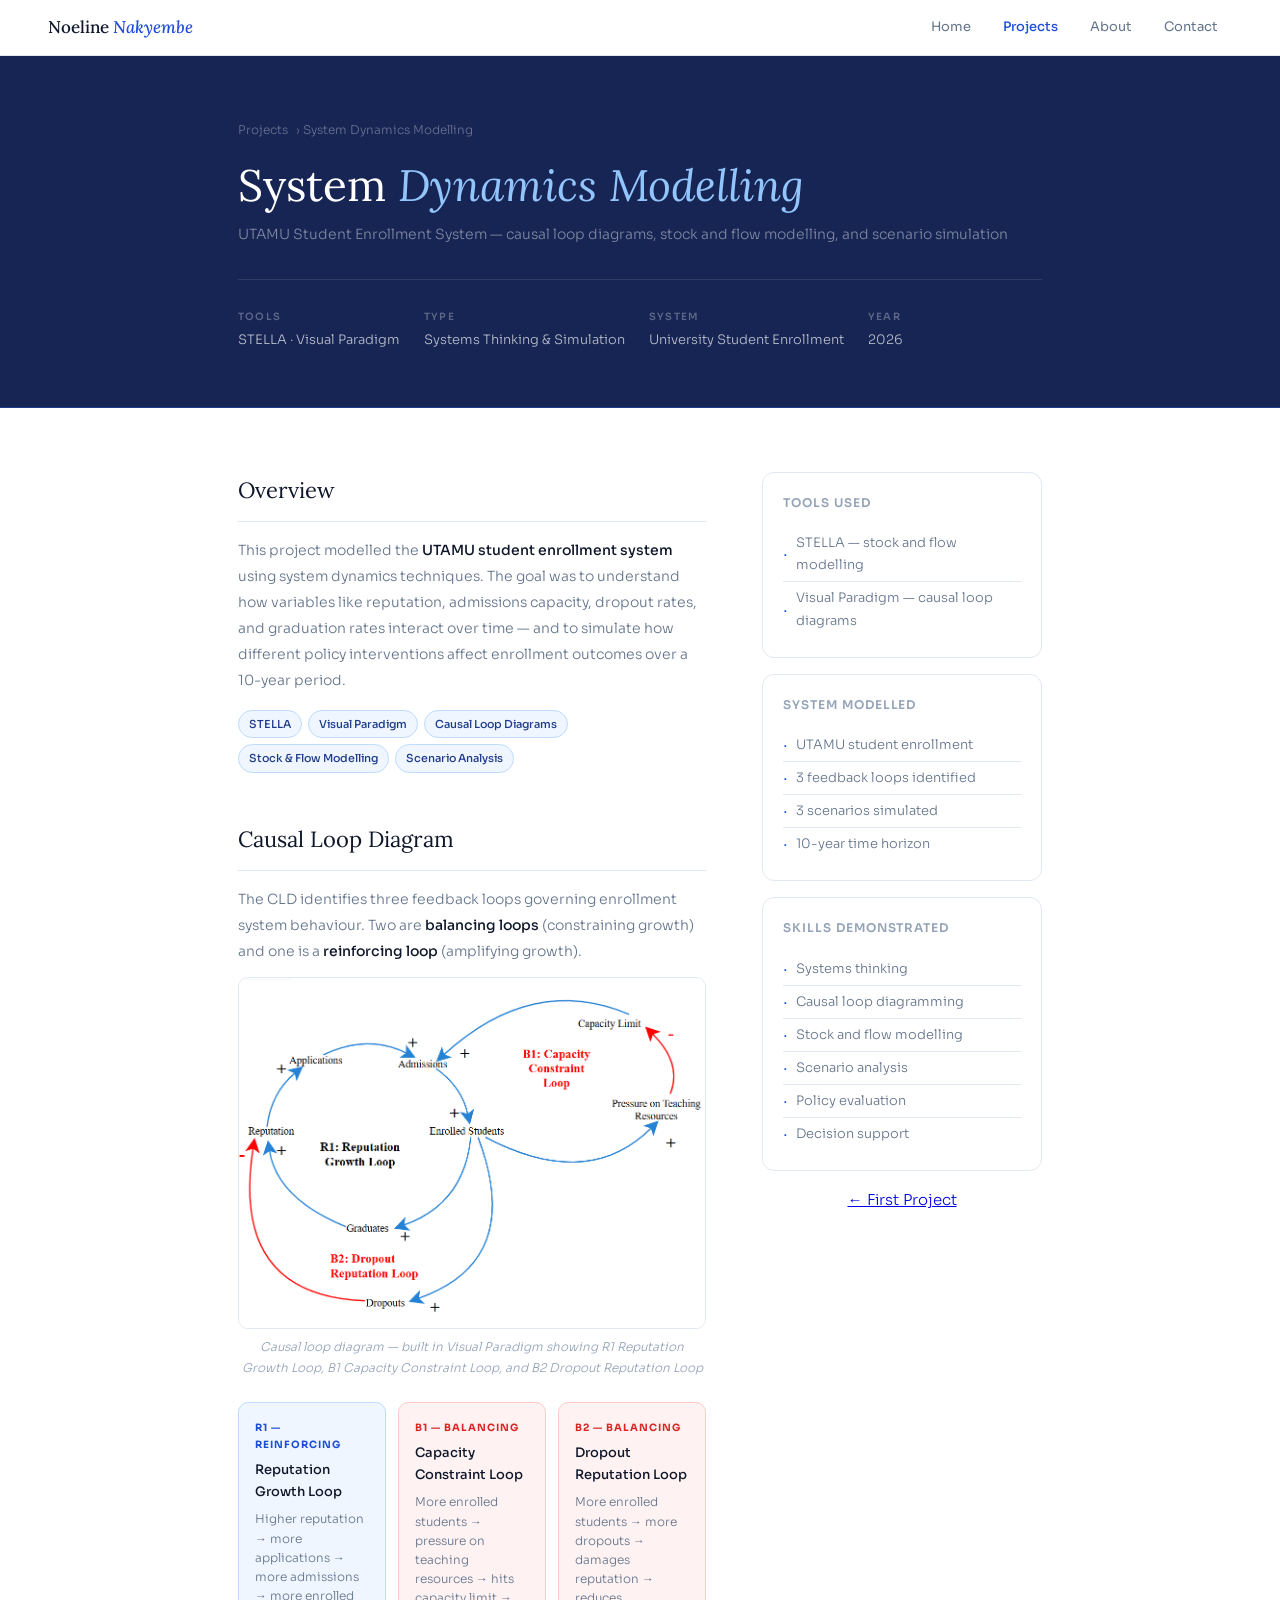
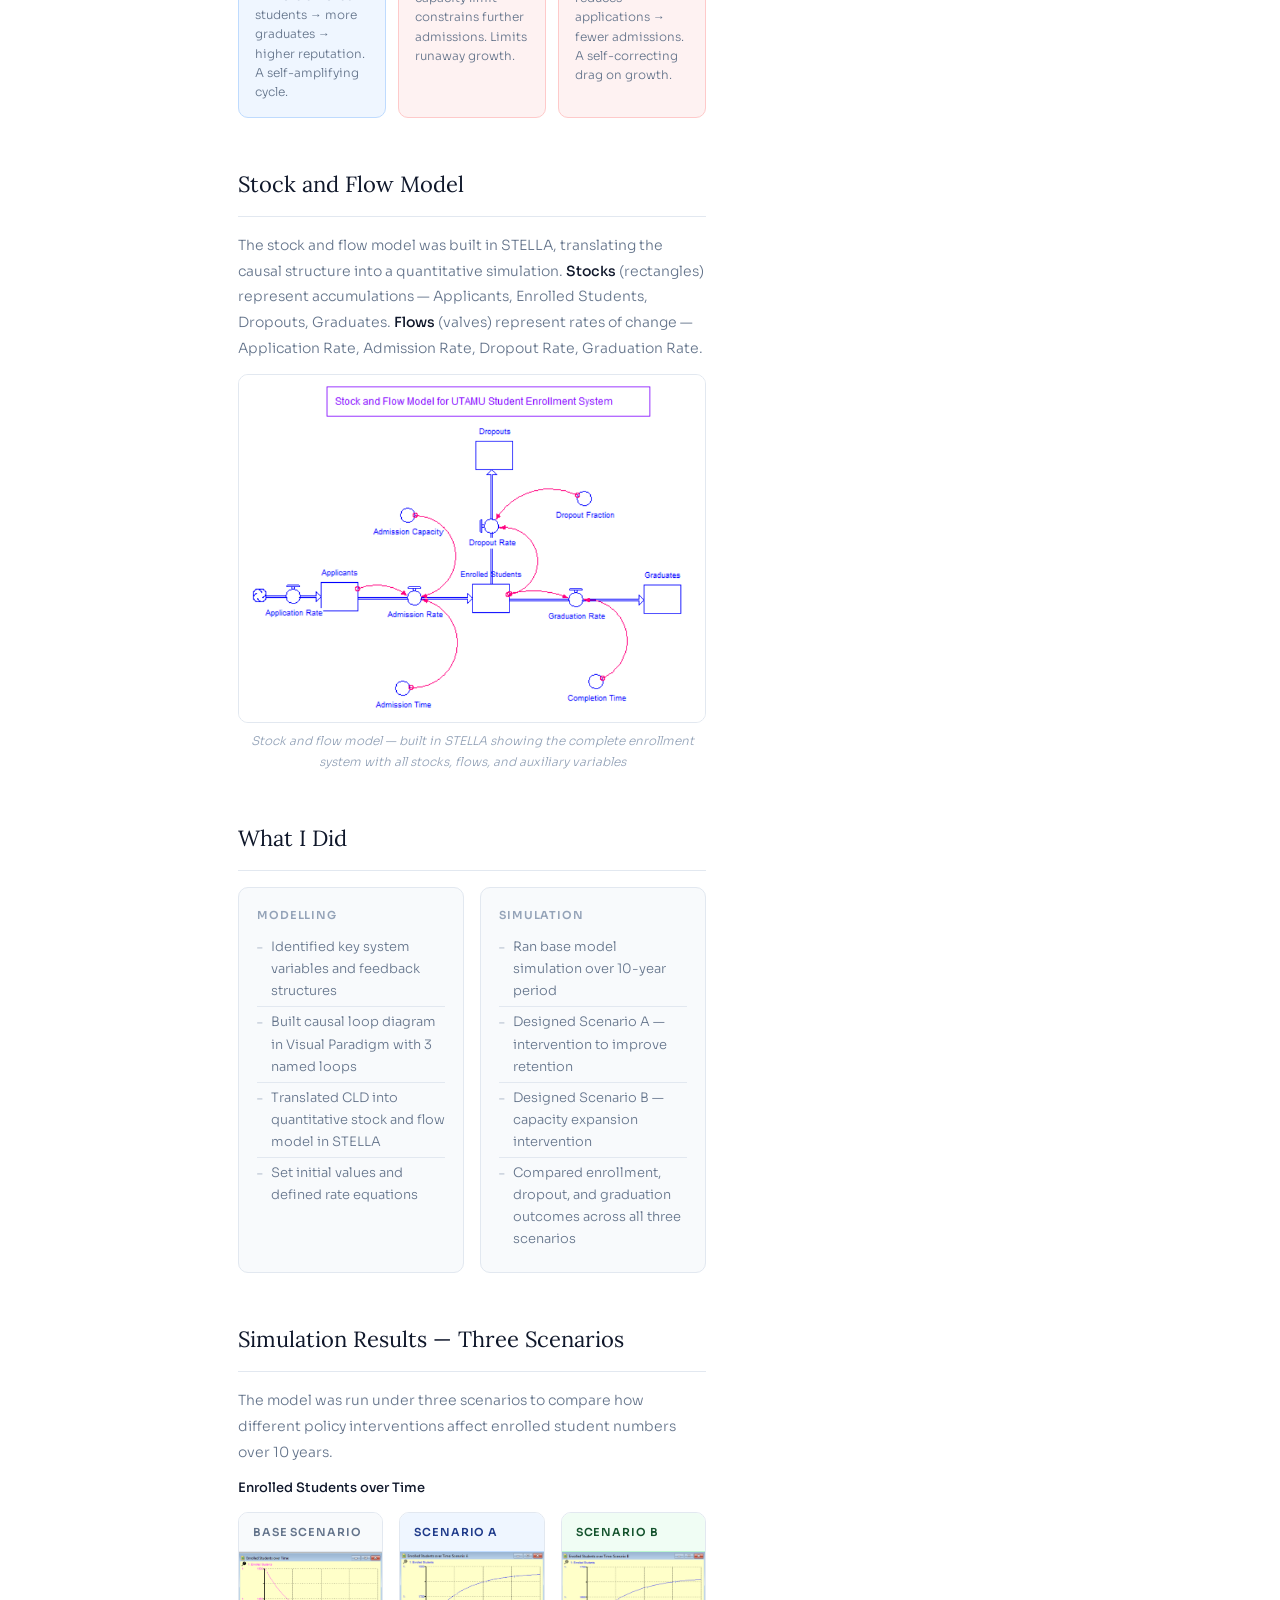
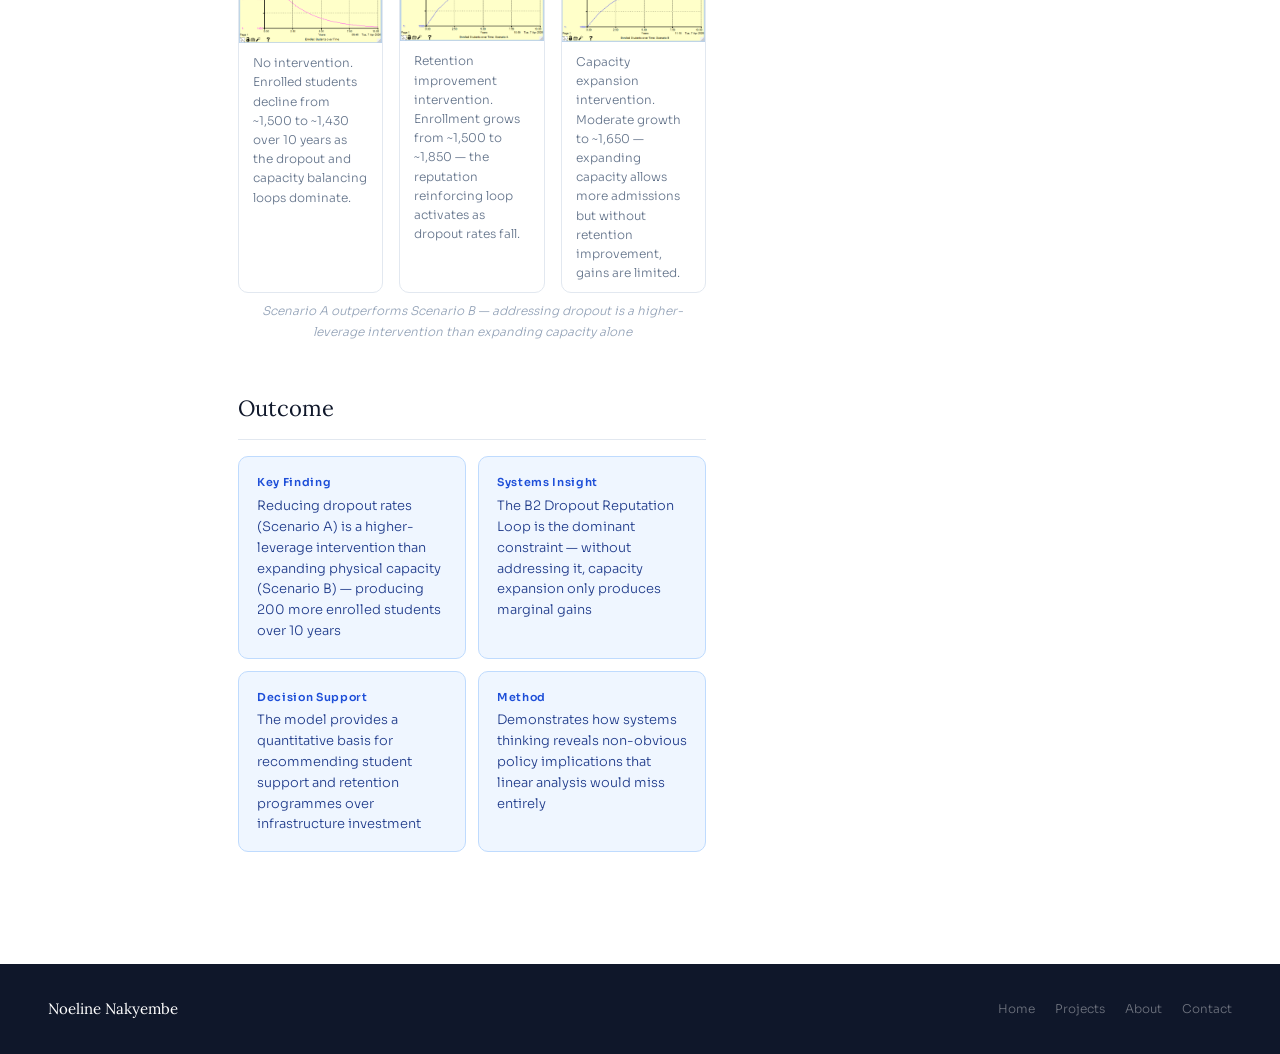
<file: project-modeling.html>
<!DOCTYPE html>
<html lang="en">
<head>
<meta charset="UTF-8">
<meta name="viewport" content="width=device-width, initial-scale=1.0">
<title>System Dynamics Modelling — Noeline Nakyembe</title>
<link rel="stylesheet" href="style.css">
<style>
.project-hero { background: #172554; padding: 64px 0 56px; border-bottom: 1px solid #1e3a8a; }
.breadcrumb { font-size: 12px; color: rgba(255,255,255,0.35); margin-bottom: 20px; display: flex; gap: 8px; }
.breadcrumb a { color: rgba(255,255,255,0.35); text-decoration: none; }
.breadcrumb a:hover { color: rgba(255,255,255,0.7); }
.project-hero h1 { font-family: var(--serif); font-size: clamp(28px,5vw,44px); font-weight: 400; color: white; line-height: 1.15; margin-bottom: 12px; }
.project-hero h1 em { font-style: italic; color: #93c5fd; }
.project-hero-sub { font-size: 14px; color: rgba(255,255,255,0.45); font-weight: 300; }
.project-meta { display: flex; gap: 24px; flex-wrap: wrap; margin-top: 32px; padding-top: 28px; border-top: 1px solid rgba(255,255,255,0.1); }
.meta-label { font-size: 10px; font-weight: 600; letter-spacing: 0.12em; text-transform: uppercase; color: rgba(255,255,255,0.3); margin-bottom: 4px; }
.meta-value { font-size: 13px; color: rgba(255,255,255,0.7); }

.project-body { padding: 64px 0; }
.content-grid { display: grid; grid-template-columns: 1fr 280px; gap: 56px; align-items: start; }

.prose-section { margin-bottom: 48px; }
.prose-section h2 { font-family: var(--serif); font-size: 22px; font-weight: 400; color: var(--navy); margin-bottom: 16px; padding-bottom: 12px; border-bottom: 1px solid var(--border); }
.prose-section p { font-size: 14px; color: var(--text-muted); line-height: 1.85; margin-bottom: 12px; }
.prose-section p strong { color: var(--text); font-weight: 500; }

.img-full { width: 100%; border-radius: 10px; border: 1px solid var(--border); display: block; }
.img-caption { font-size: 12px; color: var(--text-light); margin-top: 8px; margin-bottom: 24px; text-align: center; font-style: italic; }

.scenarios-grid { display: grid; grid-template-columns: repeat(3, 1fr); gap: 16px; margin-bottom: 8px; }
.scenario-card { background: white; border: 1px solid var(--border); border-radius: 10px; overflow: hidden; }
.scenario-header { padding: 10px 14px; font-size: 11px; font-weight: 600; letter-spacing: 0.08em; text-transform: uppercase; }
.scenario-header-gray  { background: var(--surface); color: var(--text-muted); border-bottom: 1px solid var(--border); }
.scenario-header-blue  { background: var(--blue-light); color: #1e3a8a; border-bottom: 1px solid var(--blue-mid); }
.scenario-header-green { background: var(--green-light); color: #14532d; border-bottom: 1px solid var(--green-mid); }
.scenario-card img { width: 100%; display: block; }
.scenario-desc { padding: 10px 14px; font-size: 12px; color: var(--text-muted); line-height: 1.6; }

.two-col { display: grid; grid-template-columns: 1fr 1fr; gap: 16px; }
.mini-card { background: var(--surface); border: 1px solid var(--border); border-radius: 10px; padding: 18px; }
.mini-card-label { font-size: 11px; font-weight: 600; letter-spacing: 0.08em; text-transform: uppercase; color: var(--text-light); margin-bottom: 8px; }
.mini-card ul { list-style: none; }
.mini-card ul li { font-size: 13px; color: var(--text-muted); padding: 4px 0; border-bottom: 1px solid var(--border); display: flex; gap: 8px; }
.mini-card ul li:last-child { border-bottom: none; }
.mini-card ul li::before { content: '–'; color: var(--text-light); font-size: 11px; flex-shrink: 0; margin-top: 2px; }

.outcome-grid { display: grid; grid-template-columns: 1fr 1fr; gap: 12px; }
.outcome-item { background: var(--blue-light); border: 1px solid var(--blue-mid); border-radius: 10px; padding: 16px 18px; }
.outcome-item .o-label { font-size: 11px; font-weight: 600; color: var(--blue); letter-spacing: 0.06em; margin-bottom: 4px; }
.outcome-item .o-text { font-size: 13px; color: #1e3a8a; line-height: 1.6; }

.sidebar-card { background: white; border: 1px solid var(--border); border-radius: 12px; padding: 20px; margin-bottom: 16px; }
.sidebar-card-title { font-size: 12px; font-weight: 600; letter-spacing: 0.08em; text-transform: uppercase; color: var(--text-light); margin-bottom: 14px; }
.sidebar-card ul { list-style: none; }
.sidebar-card ul li { font-size: 13px; color: var(--text-muted); padding: 5px 0; display: flex; align-items: center; gap: 8px; border-bottom: 1px solid var(--border); }
.sidebar-card ul li:last-child { border-bottom: none; }
.sidebar-card ul li::before { content: '·'; color: var(--blue); font-size: 18px; line-height: 0; flex-shrink: 0; }

.loop-grid { display: grid; grid-template-columns: repeat(3,1fr); gap: 12px; margin-bottom: 8px; }
.loop-card { border-radius: 10px; padding: 16px; }
.loop-card-r1 { background: #eff6ff; border: 1px solid #bfdbfe; }
.loop-card-b1 { background: #fef2f2; border: 1px solid #fecaca; }
.loop-card-b2 { background: #fef2f2; border: 1px solid #fecaca; }
.loop-type { font-size: 10px; font-weight: 700; letter-spacing: 0.1em; text-transform: uppercase; margin-bottom: 6px; }
.loop-type-r { color: #1d4ed8; }
.loop-type-b { color: #dc2626; }
.loop-name { font-size: 13px; font-weight: 500; color: var(--navy); margin-bottom: 6px; }
.loop-desc { font-size: 12px; color: var(--text-muted); line-height: 1.6; }

@media (max-width: 720px) {
  .content-grid { grid-template-columns: 1fr; }
  .content-sidebar { position: static; }
  .two-col, .outcome-grid, .scenarios-grid, .loop-grid { grid-template-columns: 1fr; }
}
</style>
</head>
<body>

<nav class="site-nav">
  <a href="index.html" class="nav-logo">Noeline <span>Nakyembe</span></a>
  <div class="nav-links">
    <a href="index.html">Home</a>
    <a href="projects.html" class="active">Projects</a>
    <a href="about.html">About</a>
    <a href="contact.html">Contact</a>
  </div>
</nav>

<div class="project-hero">
  <div class="container">
    <div class="breadcrumb"><a href="projects.html">Projects</a> › System Dynamics Modelling</div>
    <h1>System <em>Dynamics Modelling</em></h1>
    <div class="project-hero-sub">UTAMU Student Enrollment System — causal loop diagrams, stock and flow modelling, and scenario simulation</div>
    <div class="project-meta">
      <div class="meta-item"><div class="meta-label">Tools</div><div class="meta-value">STELLA · Visual Paradigm</div></div>
      <div class="meta-item"><div class="meta-label">Type</div><div class="meta-value">Systems Thinking &amp; Simulation</div></div>
      <div class="meta-item"><div class="meta-label">System</div><div class="meta-value">University Student Enrollment</div></div>
      <div class="meta-item"><div class="meta-label">Year</div><div class="meta-value">2026</div></div>
    </div>
  </div>
</div>

<div class="project-body">
  <div class="container">
    <div class="content-grid">

      <main class="content-main">

        <!-- OVERVIEW -->
        <div class="prose-section">
          <h2>Overview</h2>
          <p>This project modelled the <strong>UTAMU student enrollment system</strong> using system dynamics techniques. The goal was to understand how variables like reputation, admissions capacity, dropout rates, and graduation rates interact over time — and to simulate how different policy interventions affect enrollment outcomes over a 10-year period.</p>
          <div class="tag-row" style="margin-top:16px;">
            <span class="tag tag-blue">STELLA</span>
            <span class="tag tag-blue">Visual Paradigm</span>
            <span class="tag tag-blue">Causal Loop Diagrams</span>
            <span class="tag tag-blue">Stock &amp; Flow Modelling</span>
            <span class="tag tag-blue">Scenario Analysis</span>
          </div>
        </div>

        <!-- CLD -->
        <div class="prose-section">
          <h2>Causal Loop Diagram</h2>
          <p>The CLD identifies three feedback loops governing enrollment system behaviour. Two are <strong>balancing loops</strong> (constraining growth) and one is a <strong>reinforcing loop</strong> (amplifying growth).</p>
          <img src="cld-diagram.png" alt="Causal loop diagram showing three feedback loops in UTAMU student enrollment system" class="img-full">
          <div class="img-caption">Causal loop diagram — built in Visual Paradigm showing R1 Reputation Growth Loop, B1 Capacity Constraint Loop, and B2 Dropout Reputation Loop</div>

          <div class="loop-grid">
            <div class="loop-card loop-card-r1">
              <div class="loop-type loop-type-r">R1 — Reinforcing</div>
              <div class="loop-name">Reputation Growth Loop</div>
              <div class="loop-desc">Higher reputation → more applications → more admissions → more enrolled students → more graduates → higher reputation. A self-amplifying cycle.</div>
            </div>
            <div class="loop-card loop-card-b1">
              <div class="loop-type loop-type-b">B1 — Balancing</div>
              <div class="loop-name">Capacity Constraint Loop</div>
              <div class="loop-desc">More enrolled students → pressure on teaching resources → hits capacity limit → constrains further admissions. Limits runaway growth.</div>
            </div>
            <div class="loop-card loop-card-b2">
              <div class="loop-type loop-type-b">B2 — Balancing</div>
              <div class="loop-name">Dropout Reputation Loop</div>
              <div class="loop-desc">More enrolled students → more dropouts → damages reputation → reduces applications → fewer admissions. A self-correcting drag on growth.</div>
            </div>
          </div>
        </div>

        <!-- STELLA MODEL -->
        <div class="prose-section">
          <h2>Stock and Flow Model</h2>
          <p>The stock and flow model was built in STELLA, translating the causal structure into a quantitative simulation. <strong>Stocks</strong> (rectangles) represent accumulations — Applicants, Enrolled Students, Dropouts, Graduates. <strong>Flows</strong> (valves) represent rates of change — Application Rate, Admission Rate, Dropout Rate, Graduation Rate.</p>
          <img src="stella-model.png" alt="STELLA stock and flow model for UTAMU student enrollment system" class="img-full">
          <div class="img-caption">Stock and flow model — built in STELLA showing the complete enrollment system with all stocks, flows, and auxiliary variables</div>
        </div>

        <!-- WHAT I DID -->
        <div class="prose-section">
          <h2>What I Did</h2>
          <div class="two-col">
            <div class="mini-card">
              <div class="mini-card-label">Modelling</div>
              <ul>
                <li>Identified key system variables and feedback structures</li>
                <li>Built causal loop diagram in Visual Paradigm with 3 named loops</li>
                <li>Translated CLD into quantitative stock and flow model in STELLA</li>
                <li>Set initial values and defined rate equations</li>
              </ul>
            </div>
            <div class="mini-card">
              <div class="mini-card-label">Simulation</div>
              <ul>
                <li>Ran base model simulation over 10-year period</li>
                <li>Designed Scenario A — intervention to improve retention</li>
                <li>Designed Scenario B — capacity expansion intervention</li>
                <li>Compared enrollment, dropout, and graduation outcomes across all three scenarios</li>
              </ul>
            </div>
          </div>
        </div>

        <!-- SCENARIOS -->
        <div class="prose-section">
          <h2>Simulation Results — Three Scenarios</h2>
          <p>The model was run under three scenarios to compare how different policy interventions affect enrolled student numbers over 10 years.</p>

          <div style="margin-bottom:24px;">
            <div style="font-size:13px; font-weight:500; color:var(--navy); margin-bottom:12px;">Enrolled Students over Time</div>
            <div class="scenarios-grid">
              <div class="scenario-card">
                <div class="scenario-header scenario-header-gray">Base Scenario</div>
                <img src="graph-base.png" alt="Enrolled students base scenario — declining from 1500 to 1430 over 10 years">
                <div class="scenario-desc">No intervention. Enrolled students decline from ~1,500 to ~1,430 over 10 years as the dropout and capacity balancing loops dominate.</div>
              </div>
              <div class="scenario-card">
                <div class="scenario-header scenario-header-blue">Scenario A</div>
                <img src="graph-scenario-a.png" alt="Enrolled students Scenario A — growing from 1500 to 1850 over 10 years">
                <div class="scenario-desc">Retention improvement intervention. Enrollment grows from ~1,500 to ~1,850 — the reputation reinforcing loop activates as dropout rates fall.</div>
              </div>
              <div class="scenario-card">
                <div class="scenario-header scenario-header-green">Scenario B</div>
                <img src="graph-scenario-b.png" alt="Enrolled students Scenario B — growing from 1500 to 1650 over 10 years">
                <div class="scenario-desc">Capacity expansion intervention. Moderate growth to ~1,650 — expanding capacity allows more admissions but without retention improvement, gains are limited.</div>
              </div>
            </div>
            <div class="img-caption">Scenario A outperforms Scenario B — addressing dropout is a higher-leverage intervention than expanding capacity alone</div>
          </div>
        </div>

        <!-- OUTCOME -->
        <div class="prose-section">
          <h2>Outcome</h2>
          <div class="outcome-grid">
            <div class="outcome-item">
              <div class="o-label">Key Finding</div>
              <div class="o-text">Reducing dropout rates (Scenario A) is a higher-leverage intervention than expanding physical capacity (Scenario B) — producing 200 more enrolled students over 10 years</div>
            </div>
            <div class="outcome-item">
              <div class="o-label">Systems Insight</div>
              <div class="o-text">The B2 Dropout Reputation Loop is the dominant constraint — without addressing it, capacity expansion only produces marginal gains</div>
            </div>
            <div class="outcome-item">
              <div class="o-label">Decision Support</div>
              <div class="o-text">The model provides a quantitative basis for recommending student support and retention programmes over infrastructure investment</div>
            </div>
            <div class="outcome-item">
              <div class="o-label">Method</div>
              <div class="o-text">Demonstrates how systems thinking reveals non-obvious policy implications that linear analysis would miss entirely</div>
            </div>
          </div>
        </div>

      </main>

      <!-- SIDEBAR -->
      <aside class="content-sidebar" style="position:sticky; top:72px;">
        <div class="sidebar-card">
          <div class="sidebar-card-title">Tools Used</div>
          <ul>
            <li>STELLA — stock and flow modelling</li>
            <li>Visual Paradigm — causal loop diagrams</li>
          </ul>
        </div>
        <div class="sidebar-card">
          <div class="sidebar-card-title">System Modelled</div>
          <ul>
            <li>UTAMU student enrollment</li>
            <li>3 feedback loops identified</li>
            <li>3 scenarios simulated</li>
            <li>10-year time horizon</li>
          </ul>
        </div>
        <div class="sidebar-card">
          <div class="sidebar-card-title">Skills Demonstrated</div>
          <ul>
            <li>Systems thinking</li>
            <li>Causal loop diagramming</li>
            <li>Stock and flow modelling</li>
            <li>Scenario analysis</li>
            <li>Policy evaluation</li>
            <li>Decision support</li>
          </ul>
        </div>
        <a href="project-microfinance.html" class="btn btn-primary" style="width:100%; justify-content:center; margin-top:8px; display:flex;">← First Project</a>
      </aside>

    </div>
  </div>
</div>

<footer>
  <span class="footer-name">Noeline Nakyembe</span>
  <div class="footer-links">
    <a href="index.html">Home</a>
    <a href="projects.html">Projects</a>
    <a href="about.html">About</a>
    <a href="contact.html">Contact</a>
  </div>
</footer>

</body>
</html>
</file>
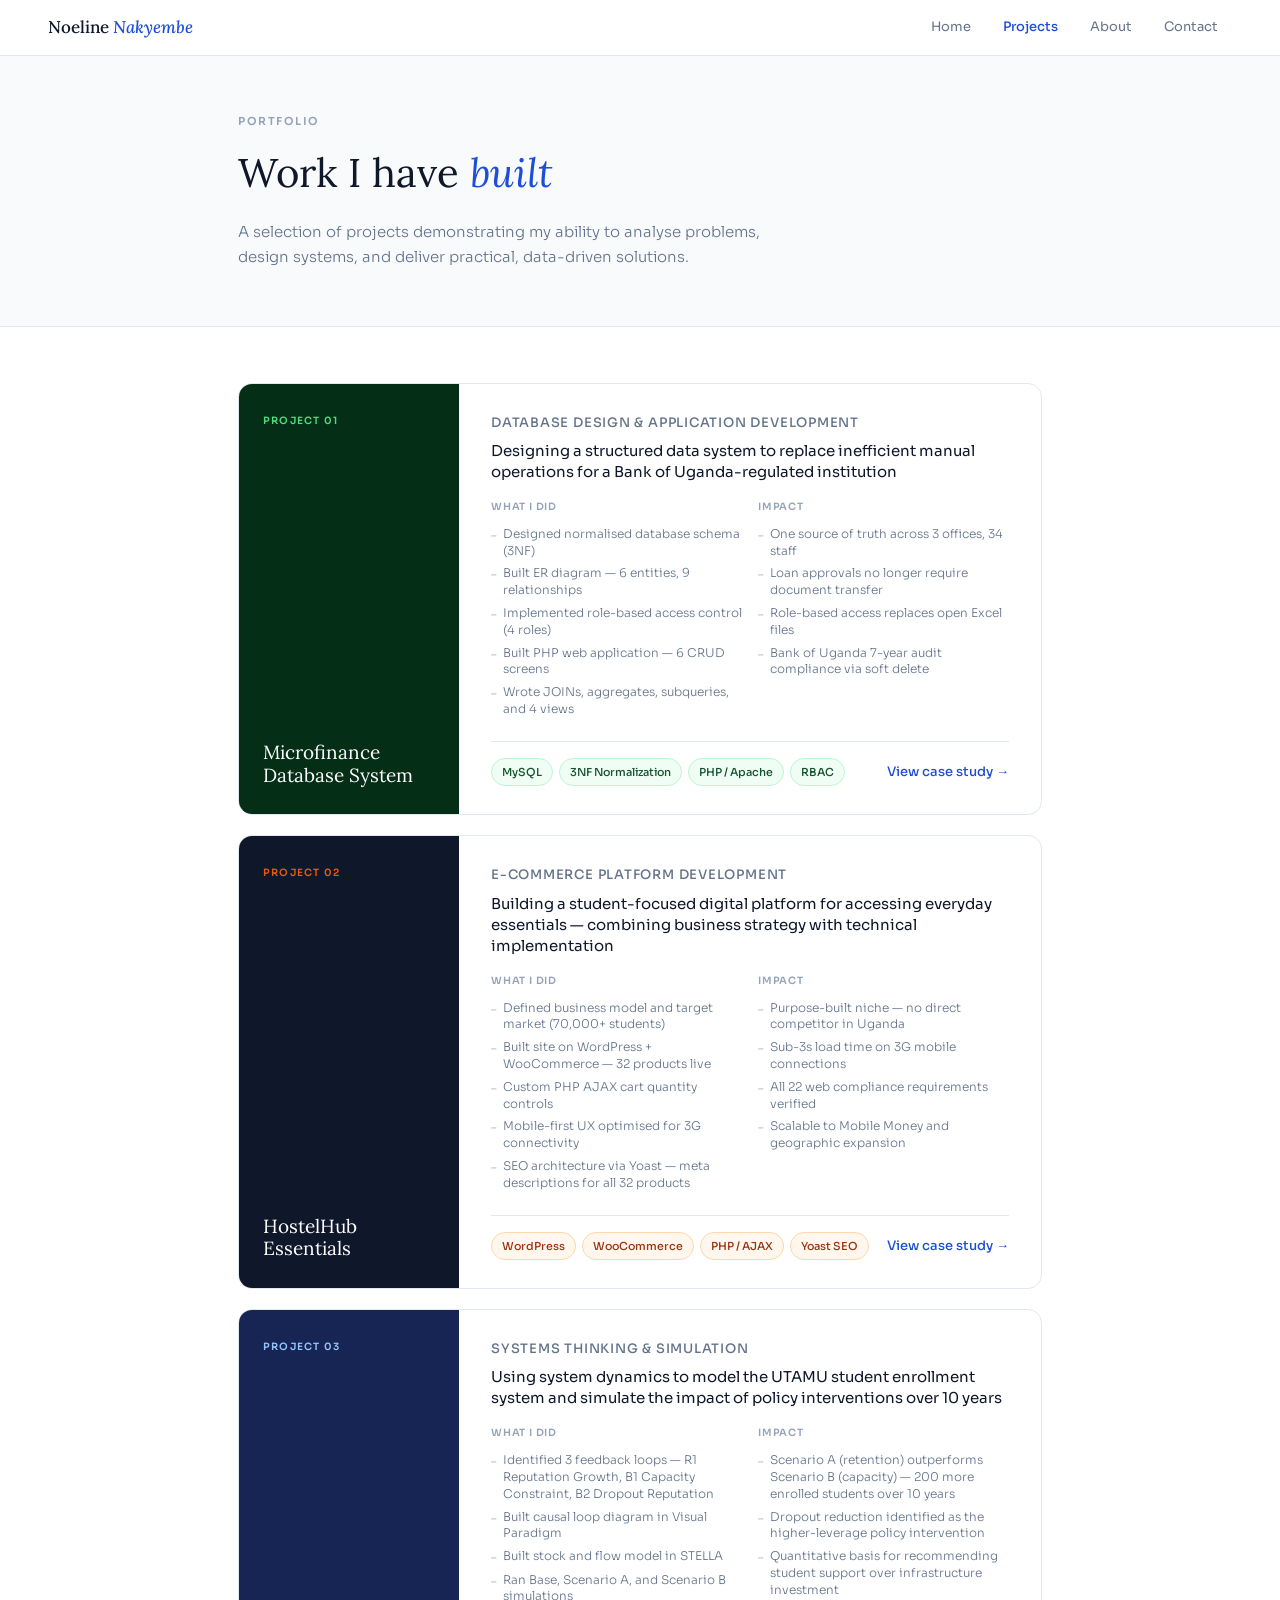
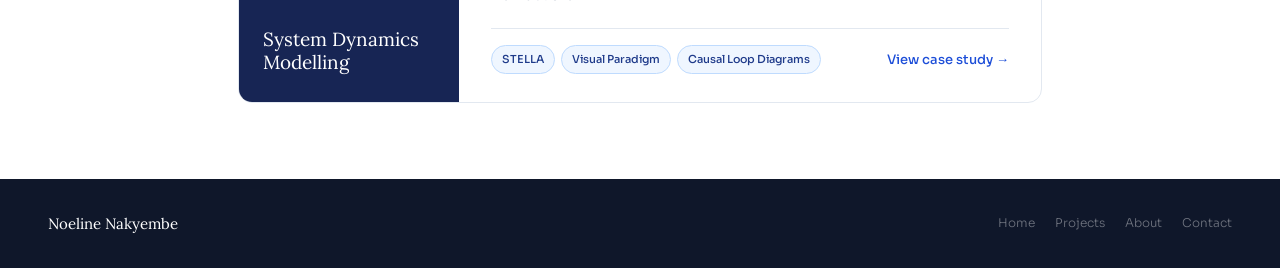
<file: projects.html>
<!DOCTYPE html>
<html lang="en">
<head>
<meta charset="UTF-8">
<meta name="viewport" content="width=device-width, initial-scale=1.0">
<title>Projects — Noeline Nakyembe</title>
<link rel="stylesheet" href="style.css">
<style>
.page-hero { background: var(--surface); border-bottom: 1px solid var(--border); padding: 56px 0; }
.page-hero h1 { font-family: var(--serif); font-size: 40px; font-weight: 400; color: var(--navy); }
.page-hero h1 em { font-style: italic; color: var(--blue); }
.page-hero p { font-size: 15px; color: var(--text-muted); margin-top: 12px; max-width: 560px; line-height: 1.7; }

.projects-list { padding: 56px 0; }

.project-row {
  display: grid; grid-template-columns: 220px 1fr;
  border: 1px solid var(--border); border-radius: 14px;
  overflow: hidden; margin-bottom: 20px;
  text-decoration: none; background: white;
  transition: all 0.2s;
}
.project-row:hover { border-color: var(--blue-mid); transform: translateY(-2px); }

.project-row-left { padding: 28px 24px; display: flex; flex-direction: column; justify-content: space-between; }
.pr-left-navy  { background: var(--navy); }
.pr-left-green { background: #052e16; }
.pr-left-blue  { background: #172554; }

.pr-num { font-size: 10px; font-weight: 600; letter-spacing: 0.12em; text-transform: uppercase; }
.pr-num-orange { color: var(--orange); }
.pr-num-green  { color: #4ade80; }
.pr-num-blue   { color: #93c5fd; }
.pr-title { font-family: var(--serif); font-size: 19px; font-weight: 400; color: white; line-height: 1.2; margin-top: 8px; }

.project-row-right { padding: 28px 32px; }

.pr-overview { font-size: 13px; font-weight: 500; color: var(--text-muted); text-transform: uppercase; letter-spacing: 0.06em; margin-bottom: 6px; }
.pr-tagline { font-size: 15px; color: var(--navy); font-weight: 400; margin-bottom: 16px; line-height: 1.4; }

.pr-what { display: grid; grid-template-columns: 1fr 1fr; gap: 16px; margin-bottom: 20px; }
.pr-what-col { }
.pr-what-label { font-size: 10px; font-weight: 600; letter-spacing: 0.08em; text-transform: uppercase; color: var(--text-light); margin-bottom: 8px; }
.pr-what-list { list-style: none; }
.pr-what-list li { font-size: 12px; color: var(--text-muted); padding: 3px 0; display: flex; gap: 6px; line-height: 1.4; }
.pr-what-list li::before { content: '–'; color: var(--text-light); flex-shrink: 0; font-size: 11px; margin-top: 2px; }

.pr-bottom { display: flex; align-items: center; justify-content: space-between; padding-top: 16px; border-top: 1px solid var(--border); }
.pr-link { font-size: 13px; font-weight: 500; color: var(--blue); }
.pr-tags { display: flex; gap: 6px; flex-wrap: wrap; }

@media (max-width: 680px) {
  .project-row { grid-template-columns: 1fr; }
  .project-row-left { padding: 16px 20px; }
  .pr-what { grid-template-columns: 1fr; gap: 8px; }
}
</style>
</head>
<body>

<nav class="site-nav">
  <a href="index.html" class="nav-logo">Noeline <span>Nakyembe</span></a>
  <div class="nav-links">
    <a href="index.html">Home</a>
    <a href="projects.html" class="active">Projects</a>
    <a href="about.html">About</a>
    <a href="contact.html">Contact</a>
  </div>
</nav>

<div class="page-hero">
  <div class="container">
    <div class="section-label">Portfolio</div>
    <h1>Work I have <em>built</em></h1>
    <p>A selection of projects demonstrating my ability to analyse problems, design systems, and deliver practical, data-driven solutions.</p>
  </div>
</div>

<section class="projects-list">
  <div class="container">

    <!-- PROJECT 1 -->
    <a href="project-microfinance.html" class="project-row">
      <div class="project-row-left pr-left-green">
        <span class="pr-num pr-num-green">Project 01</span>
        <div class="pr-title">Microfinance Database System</div>
      </div>
      <div class="project-row-right">
        <div class="pr-overview">Database Design & Application Development</div>
        <div class="pr-tagline">Designing a structured data system to replace inefficient manual operations for a Bank of Uganda-regulated institution</div>
        <div class="pr-what">
          <div class="pr-what-col">
            <div class="pr-what-label">What I Did</div>
            <ul class="pr-what-list">
              <li>Designed normalised database schema (3NF)</li>
              <li>Built ER diagram — 6 entities, 9 relationships</li>
              <li>Implemented role-based access control (4 roles)</li>
              <li>Built PHP web application — 6 CRUD screens</li>
              <li>Wrote JOINs, aggregates, subqueries, and 4 views</li>
            </ul>
          </div>
          <div class="pr-what-col">
            <div class="pr-what-label">Impact</div>
            <ul class="pr-what-list">
              <li>One source of truth across 3 offices, 34 staff</li>
              <li>Loan approvals no longer require document transfer</li>
              <li>Role-based access replaces open Excel files</li>
              <li>Bank of Uganda 7-year audit compliance via soft delete</li>
            </ul>
          </div>
        </div>
        <div class="pr-bottom">
          <div class="pr-tags">
            <span class="tag tag-green">MySQL</span>
            <span class="tag tag-green">3NF Normalization</span>
            <span class="tag tag-green">PHP / Apache</span>
            <span class="tag tag-green">RBAC</span>
          </div>
          <span class="pr-link">View case study →</span>
        </div>
      </div>
    </a>

    <!-- PROJECT 2 -->
    <a href="project-hostelhub.html" class="project-row">
      <div class="project-row-left pr-left-navy">
        <span class="pr-num pr-num-orange">Project 02</span>
        <div class="pr-title">HostelHub Essentials</div>
      </div>
      <div class="project-row-right">
        <div class="pr-overview">E-Commerce Platform Development</div>
        <div class="pr-tagline">Building a student-focused digital platform for accessing everyday essentials — combining business strategy with technical implementation</div>
        <div class="pr-what">
          <div class="pr-what-col">
            <div class="pr-what-label">What I Did</div>
            <ul class="pr-what-list">
              <li>Defined business model and target market (70,000+ students)</li>
              <li>Built site on WordPress + WooCommerce — 32 products live</li>
              <li>Custom PHP AJAX cart quantity controls</li>
              <li>Mobile-first UX optimised for 3G connectivity</li>
              <li>SEO architecture via Yoast — meta descriptions for all 32 products</li>
            </ul>
          </div>
          <div class="pr-what-col">
            <div class="pr-what-label">Impact</div>
            <ul class="pr-what-list">
              <li>Purpose-built niche — no direct competitor in Uganda</li>
              <li>Sub-3s load time on 3G mobile connections</li>
              <li>All 22 web compliance requirements verified</li>
              <li>Scalable to Mobile Money and geographic expansion</li>
            </ul>
          </div>
        </div>
        <div class="pr-bottom">
          <div class="pr-tags">
            <span class="tag tag-orange">WordPress</span>
            <span class="tag tag-orange">WooCommerce</span>
            <span class="tag tag-orange">PHP / AJAX</span>
            <span class="tag tag-orange">Yoast SEO</span>
          </div>
          <span class="pr-link">View case study →</span>
        </div>
      </div>
    </a>

    <!-- PROJECT 3 -->
    <a href="project-modeling.html" class="project-row">
      <div class="project-row-left pr-left-blue">
        <span class="pr-num pr-num-blue">Project 03</span>
        <div class="pr-title">System Dynamics Modelling</div>
      </div>
      <div class="project-row-right">
        <div class="pr-overview">Systems Thinking & Simulation</div>
        <div class="pr-tagline">Using system dynamics to model the UTAMU student enrollment system and simulate the impact of policy interventions over 10 years</div>
        <div class="pr-what">
          <div class="pr-what-col">
            <div class="pr-what-label">What I Did</div>
            <ul class="pr-what-list">
              <li>Identified 3 feedback loops — R1 Reputation Growth, B1 Capacity Constraint, B2 Dropout Reputation</li>
              <li>Built causal loop diagram in Visual Paradigm</li>
              <li>Built stock and flow model in STELLA</li>
              <li>Ran Base, Scenario A, and Scenario B simulations</li>
            </ul>
          </div>
          <div class="pr-what-col">
            <div class="pr-what-label">Impact</div>
            <ul class="pr-what-list">
              <li>Scenario A (retention) outperforms Scenario B (capacity) — 200 more enrolled students over 10 years</li>
              <li>Dropout reduction identified as the higher-leverage policy intervention</li>
              <li>Quantitative basis for recommending student support over infrastructure investment</li>
            </ul>
          </div>
        </div>
        <div class="pr-bottom">
          <div class="pr-tags">
            <span class="tag tag-blue">STELLA</span>
            <span class="tag tag-blue">Visual Paradigm</span>
            <span class="tag tag-blue">Causal Loop Diagrams</span>
          </div>
          <span class="pr-link">View case study →</span>
        </div>
      </div>
    </a>

  </div>
</section>

<footer>
  <span class="footer-name">Noeline Nakyembe</span>
  <div class="footer-links">
    <a href="index.html">Home</a>
    <a href="projects.html">Projects</a>
    <a href="about.html">About</a>
    <a href="contact.html">Contact</a>
  </div>
</footer>

</body>
</html>
</file>
<file: style.css>
@import url('https://fonts.googleapis.com/css2?family=Sora:wght@300;400;500;600&family=Lora:ital,wght@0,400;0,500;1,400&family=JetBrains+Mono:wght@400;500&display=swap');

*, *::before, *::after { box-sizing: border-box; margin: 0; padding: 0; }

:root {
  --navy:        #0f172a;
  --navy-mid:    #1e293b;
  --navy-soft:   #334155;
  --blue:        #1d4ed8;
  --blue-light:  #eff6ff;
  --blue-mid:    #bfdbfe;
  --orange:      #ea580c;
  --orange-light:#fff7ed;
  --orange-mid:  #fed7aa;
  --green:       #15803d;
  --green-light: #f0fdf4;
  --green-mid:   #bbf7d0;
  --text:        #0f172a;
  --text-muted:  #64748b;
  --text-light:  #94a3b8;
  --border:      #e2e8f0;
  --surface:     #f8fafc;
  --white:       #ffffff;
  --mono:        'JetBrains Mono', monospace;
  --serif:       'Lora', serif;
  --sans:        'Sora', sans-serif;
}

html { scroll-behavior: smooth; }
body {
  font-family: var(--sans);
  background: var(--white);
  color: var(--text);
  line-height: 1.7;
  font-size: 15px;
  font-weight: 300;
}

/* ── GLOBAL NAV ── */
.site-nav {
  position: sticky; top: 0; z-index: 200;
  background: rgba(255,255,255,0.95);
  backdrop-filter: blur(8px);
  border-bottom: 1px solid var(--border);
  padding: 0 48px;
  display: flex;
  align-items: center;
  justify-content: space-between;
  height: 56px;
}
.nav-logo {
  font-family: var(--serif);
  font-size: 17px;
  color: var(--navy);
  text-decoration: none;
  font-weight: 500;
}
.nav-logo span { color: var(--blue); font-style: italic; }
.nav-links { display: flex; gap: 4px; }
.nav-links a {
  font-size: 13px;
  font-weight: 400;
  color: var(--text-muted);
  text-decoration: none;
  padding: 6px 14px;
  border-radius: 6px;
  transition: all 0.15s;
}
.nav-links a:hover { background: var(--surface); color: var(--text); }
.nav-links a.active { color: var(--blue); font-weight: 500; }

/* ── LAYOUT ── */
.container { max-width: 900px; margin: 0 auto; padding: 0 48px; }
.container-wide { max-width: 1100px; margin: 0 auto; padding: 0 48px; }

/* ── SECTION LABELS ── */
.section-label {
  font-size: 11px;
  font-weight: 600;
  letter-spacing: 0.14em;
  text-transform: uppercase;
  color: var(--text-light);
  margin-bottom: 8px;
}
.section-title {
  font-family: var(--serif);
  font-size: 32px;
  font-weight: 400;
  color: var(--navy);
  margin-bottom: 40px;
  line-height: 1.2;
}
.section-title em { font-style: italic; color: var(--blue); }

/* ── TAGS / PILLS ── */
.tag-row { display: flex; flex-wrap: wrap; gap: 6px; margin-bottom: 16px; }
.tag {
  font-size: 11px; font-weight: 500;
  padding: 4px 10px; border-radius: 20px; border: 1px solid;
}
.tag-blue   { background: var(--blue-light);   color: #1e3a8a; border-color: var(--blue-mid); }
.tag-orange { background: var(--orange-light);  color: #9a3412; border-color: var(--orange-mid); }
.tag-green  { background: var(--green-light);   color: #14532d; border-color: var(--green-mid); }
.tag-gray   { background: var(--surface);       color: var(--navy-soft); border-color: var(--border); }

/* ── CALLOUTS ── */
.callout {
  border-radius: 10px; padding: 14px 18px;
  font-size: 13px; display: flex;
  align-items: flex-start; gap: 12px;
  border-left: 3px solid;
}
.callout-icon { font-size: 15px; flex-shrink: 0; margin-top: 1px; }
.callout-blue   { background: var(--blue-light);   border-color: var(--blue);   color: #1e3a8a; }
.callout-green  { background: var(--green-light);  border-color: var(--green);  color: #14532d; }
.callout-orange { background: var(--orange-light); border-color: var(--orange); color: #9a3412; }
.callout-gray   { background: var(--surface);      border-color: var(--border); color: var(--text-muted); }

/* ── CODE BLOCK ── */
.code-block {
  background: #0d1117; border-radius: 10px;
  padding: 18px 22px; overflow-x: auto;
}
.code-block pre {
  font-family: var(--mono); font-size: 12px;
  line-height: 1.75; color: #e6edf3;
}
.sql-kw  { color: #ff7b72; }
.sql-str { color: #a5d6ff; }
.sql-cm  { color: #8b949e; font-style: italic; }

/* ── SCREENSHOT SLOT ── */
.screenshot-slot {
  background: var(--surface); border: 1px dashed var(--border);
  border-radius: 10px; height: 220px;
  display: flex; flex-direction: column;
  align-items: center; justify-content: center;
  gap: 8px; overflow: hidden;
}
.screenshot-slot img { width: 100%; height: 100%; object-fit: cover; object-position: top; }
.screenshot-slot span { font-size: 12px; color: var(--text-light); }

/* ── FOOTER ── */
footer {
  background: var(--navy); padding: 32px 48px;
  display: flex; align-items: center; justify-content: space-between;
  flex-wrap: wrap; gap: 16px;
}
footer .footer-name { font-family: var(--serif); color: white; font-size: 15px; }
footer .footer-links { display: flex; gap: 20px; }
footer .footer-links a {
  font-size: 12px; color: rgba(255,255,255,0.4);
  text-decoration: none; transition: color 0.2s;
}
footer .footer-links a:hover { color: rgba(255,255,255,0.8); }

/* ── ANIMATIONS ── */
@keyframes fadeUp {
  from { opacity: 0; transform: translateY(16px); }
  to   { opacity: 1; transform: translateY(0); }
}
.fade-up { animation: fadeUp 0.5s ease both; }
.fade-up-2 { animation: fadeUp 0.5s 0.1s ease both; }
.fade-up-3 { animation: fadeUp 0.5s 0.2s ease both; }

/* ── RESPONSIVE ── */
@media (max-width: 680px) {
  .container, .container-wide { padding: 0 20px; }
  .site-nav { padding: 0 20px; }
  footer { padding: 24px 20px; flex-direction: column; }
}
</file>
